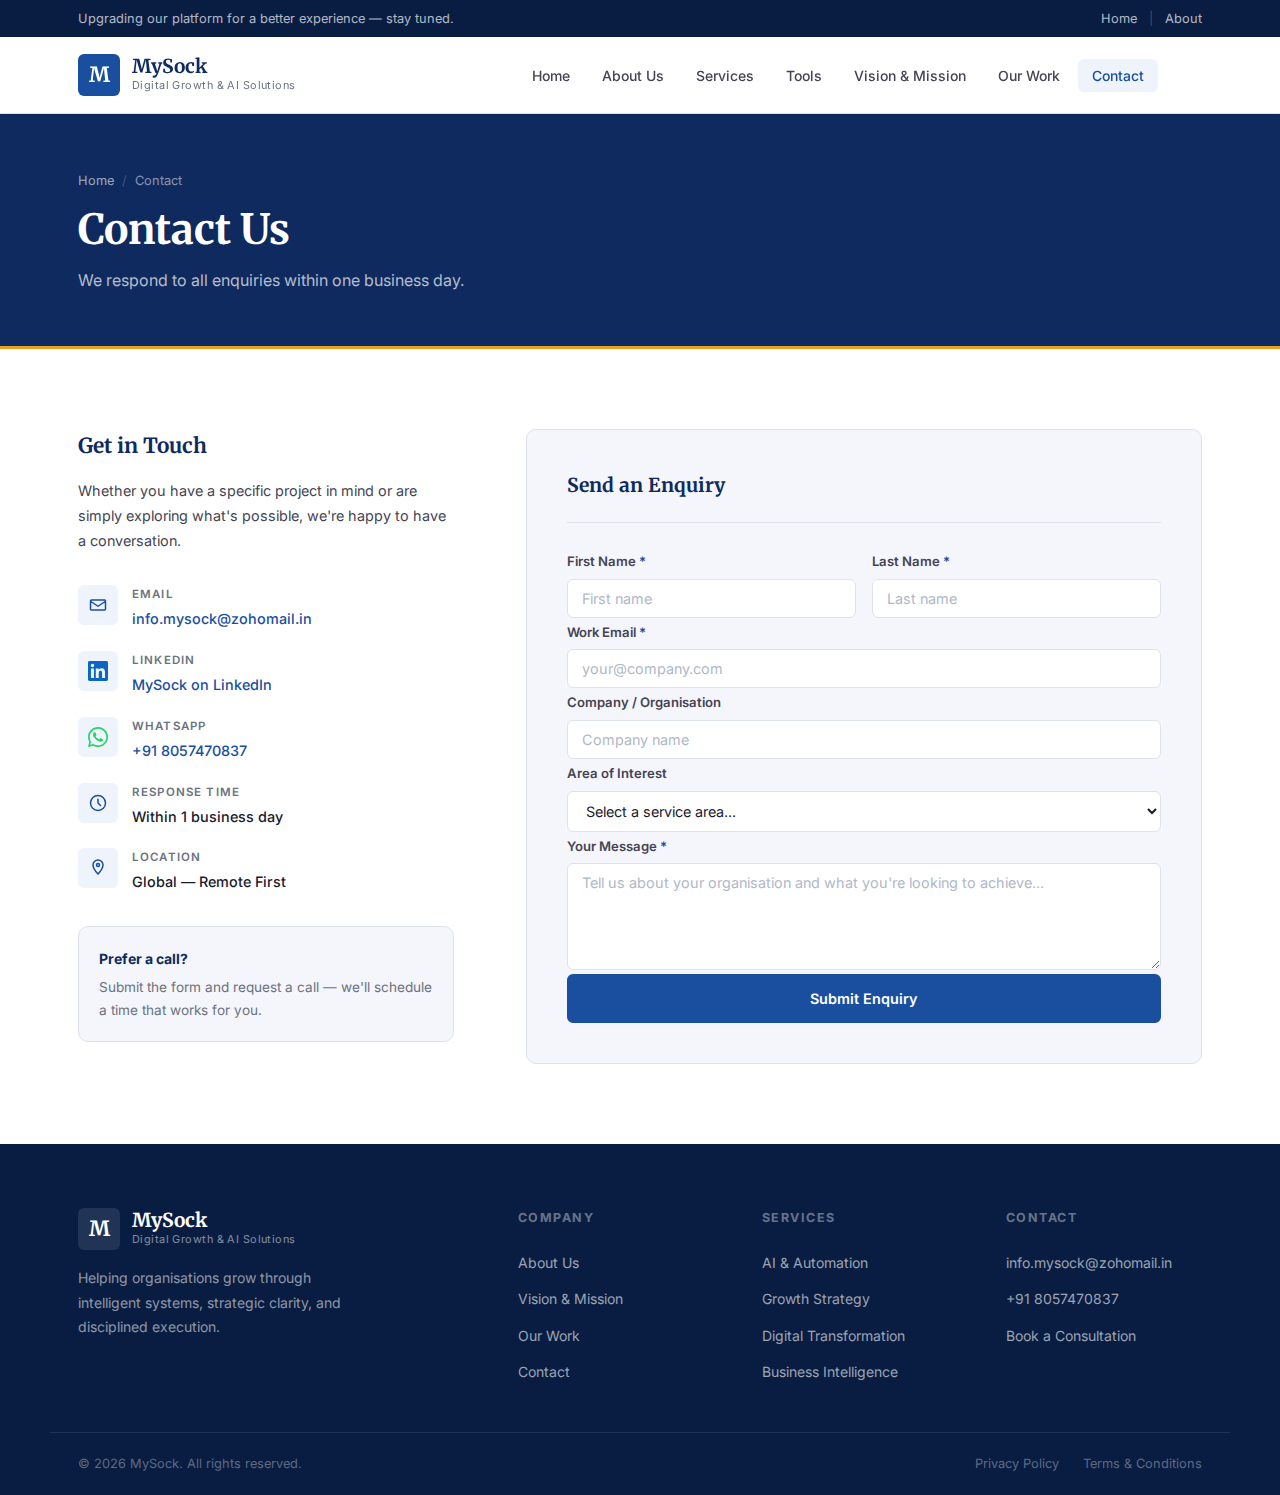
<file: contact.html>
<!DOCTYPE html>
<html lang="en">
<head>
  <meta charset="UTF-8" />
  <meta name="viewport" content="width=device-width, initial-scale=1.0" />
  <meta name="description" content="Contact MySock — Book a consultation or send us an enquiry." />
  <title>Contact | MySock</title>
  <link rel="preconnect" href="https://fonts.googleapis.com" />
  <link rel="preconnect" href="https://fonts.gstatic.com" crossorigin />
  <link href="https://fonts.googleapis.com/css2?family=Merriweather:wght@400;700&family=Inter:wght@400;500;600;700&display=swap" rel="stylesheet" />
  <link rel="stylesheet" href="css/style.css" />
  <link rel="stylesheet" href="css/pages.css" />
  <script src="js/auth.js"></script>
</head>
<body>
  <div class="topbar"><div class="container topbar-inner"><span>Upgrading our platform for a better experience — stay tuned.</span><div class="topbar-links"><a href="index.html">Home</a><span class="topbar-sep">|</span><a href="about.html">About</a></div></div></div>
  <header class="header" id="header">
    <div class="container header-inner">
      <a href="index.html" class="logo"><div class="logo-icon">M</div><div class="logo-text"><span class="logo-name">MySock</span><span class="logo-tagline">Digital Growth & AI Solutions</span></div></a>
      <nav class="nav" id="mainNav"><ul class="nav-list"><li><a href="index.html" class="nav-link">Home</a></li><li><a href="about.html" class="nav-link">About Us</a></li><li><a href="services.html" class="nav-link">Services</a></li><li><a href="tools.html" class="nav-link">Tools</a></li><li><a href="vision.html" class="nav-link">Vision & Mission</a></li><li><a href="work.html" class="nav-link">Our Work</a></li><li><a href="contact.html" class="nav-link active">Contact</a></li></ul></nav>
      <div id="headerAuthSlot" class="header-auth-slot"></div>
      <button class="nav-toggle" id="navToggle" aria-label="Open menu"><span></span><span></span><span></span></button>
    </div>
  </header>

  <main>
    <section class="page-banner">
      <div class="container">
        <div class="breadcrumb"><a href="index.html">Home</a> <span>/</span> Contact</div>
        <h1>Contact Us</h1>
        <p>We respond to all enquiries within one business day.</p>
      </div>
    </section>

    <section class="section-pad bg-white">
      <div class="container contact-layout">

        <div class="contact-sidebar">
          <h3>Get in Touch</h3>
          <p>Whether you have a specific project in mind or are simply exploring what's possible, we're happy to have a conversation.</p>

          <div class="contact-info-list">
            <div class="contact-info-item">
              <div class="contact-info-icon">
                <svg width="20" height="20" viewBox="0 0 20 20" fill="none"><path d="M2.5 6.25L10 11.25l7.5-5M3.333 15h13.334A.833.833 0 0017.5 14.167V5.833A.833.833 0 0016.667 5H3.333A.833.833 0 002.5 5.833v8.334A.833.833 0 003.333 15z" stroke="#1a4fa0" stroke-width="1.5" stroke-linecap="round" stroke-linejoin="round"/></svg>
              </div>
              <div>
                <span class="contact-info-label">Email</span>
                <a href="mailto:info.mysock@zohomail.in" class="contact-info-value">info.mysock@zohomail.in</a>
              </div>
            </div>
            <div class="contact-info-item">
              <div class="contact-info-icon">
                <svg width="20" height="20" viewBox="0 0 24 24" fill="#0a66c2"><path d="M20.447 20.452h-3.554v-5.569c0-1.328-.027-3.037-1.852-3.037-1.853 0-2.136 1.445-2.136 2.939v5.667H9.351V9h3.414v1.561h.046c.477-.9 1.637-1.85 3.37-1.85 3.601 0 4.267 2.37 4.267 5.455v6.286zM5.337 7.433a2.062 2.062 0 01-2.063-2.065 2.064 2.064 0 112.063 2.065zm1.782 13.019H3.555V9h3.564v11.452zM22.225 0H1.771C.792 0 0 .774 0 1.729v20.542C0 23.227.792 24 1.771 24h20.451C23.2 24 24 23.227 24 22.271V1.729C24 .774 23.2 0 22.222 0h.003z"/></svg>
              </div>
              <div>
                <span class="contact-info-label">LinkedIn</span>
                <a href="https://www.linkedin.com/company/my-souk.com" target="_blank" rel="noopener" class="contact-info-value">MySock on LinkedIn</a>
              </div>
            </div>
            <div class="contact-info-item">
              <div class="contact-info-icon">
                <svg width="20" height="20" viewBox="0 0 24 24" fill="#25d366"><path d="M17.472 14.382c-.297-.149-1.758-.867-2.03-.967-.273-.099-.471-.148-.67.15-.197.297-.767.966-.94 1.164-.173.199-.347.223-.644.075-.297-.15-1.255-.463-2.39-1.475-.883-.788-1.48-1.761-1.653-2.059-.173-.297-.018-.458.13-.606.134-.133.298-.347.446-.52.149-.174.198-.298.298-.497.099-.198.05-.371-.025-.52-.075-.149-.669-1.612-.916-2.207-.242-.579-.487-.5-.669-.51-.173-.008-.371-.01-.57-.01-.198 0-.52.074-.792.372-.272.297-1.04 1.016-1.04 2.479 0 1.462 1.065 2.875 1.213 3.074.149.198 2.096 3.2 5.077 4.487.709.306 1.262.489 1.694.625.712.227 1.36.195 1.871.118.571-.085 1.758-.719 2.006-1.413.248-.694.248-1.289.173-1.413-.074-.124-.272-.198-.57-.347z"/><path d="M12 0C5.373 0 0 5.373 0 12c0 2.123.554 4.118 1.528 5.845L0 24l6.335-1.508A11.945 11.945 0 0012 24c6.627 0 12-5.373 12-12S18.627 0 12 0zm0 22c-1.885 0-3.65-.49-5.19-1.348l-.372-.22-3.762.896.952-3.668-.242-.378A9.944 9.944 0 012 12C2 6.477 6.477 2 12 2s10 4.477 10 10-4.477 10-10 10z"/></svg>
              </div>
              <div>
                <span class="contact-info-label">WhatsApp</span>
                <a href="https://wa.me/918057470837" class="contact-info-value">+91 8057470837</a>
              </div>
            </div>
            <div class="contact-info-item">
              <div class="contact-info-icon">
                <svg width="20" height="20" viewBox="0 0 20 20" fill="none"><circle cx="10" cy="10" r="7.5" stroke="#1a4fa0" stroke-width="1.5"/><path d="M10 6.25v3.75l2.5 2.5" stroke="#1a4fa0" stroke-width="1.5" stroke-linecap="round"/></svg>
              </div>
              <div>
                <span class="contact-info-label">Response Time</span>
                <span class="contact-info-value">Within 1 business day</span>
              </div>
            </div>
            <div class="contact-info-item">
              <div class="contact-info-icon">
                <svg width="20" height="20" viewBox="0 0 20 20" fill="none"><path d="M10 2C7.239 2 5 4.239 5 7c0 3.75 5 9 5 9s5-5.25 5-9c0-2.761-2.239-5-5-5z" stroke="#1a4fa0" stroke-width="1.5"/><circle cx="10" cy="7" r="1.5" stroke="#1a4fa0" stroke-width="1.5"/></svg>
              </div>
              <div>
                <span class="contact-info-label">Location</span>
                <span class="contact-info-value">Global — Remote First</span>
              </div>
            </div>
          </div>

          <div class="contact-note">
            <strong>Prefer a call?</strong>
            <p>Submit the form and request a call — we'll schedule a time that works for you.</p>
          </div>
        </div>

        <form class="contact-form" id="contactForm" novalidate>
          <h3>Send an Enquiry</h3>
          <div class="form-row">
            <div class="form-group">
              <label for="firstName">First Name <span class="req">*</span></label>
              <input type="text" id="firstName" name="firstName" placeholder="First name" required />
            </div>
            <div class="form-group">
              <label for="lastName">Last Name <span class="req">*</span></label>
              <input type="text" id="lastName" name="lastName" placeholder="Last name" required />
            </div>
          </div>
          <div class="form-group">
            <label for="email">Work Email <span class="req">*</span></label>
            <input type="email" id="email" name="email" placeholder="your@company.com" required />
          </div>
          <div class="form-group">
            <label for="company">Company / Organisation</label>
            <input type="text" id="company" name="company" placeholder="Company name" />
          </div>
          <div class="form-group">
            <label for="service">Area of Interest</label>
            <select id="service" name="service">
              <option value="">Select a service area...</option>
              <option>AI Strategy & Implementation</option>
              <option>Digital Growth Engineering</option>
              <option>Scalable Technology Architecture</option>
              <option>Business Intelligence & Analytics</option>
              <option>Brand & Digital Presence</option>
              <option>Executive Growth Advisory</option>
              <option>Not sure yet</option>
            </select>
          </div>
          <div class="form-group">
            <label for="message">Your Message <span class="req">*</span></label>
            <textarea id="message" name="message" rows="5" placeholder="Tell us about your organisation and what you're looking to achieve..." required></textarea>
          </div>
          <button type="submit" class="btn btn-primary" style="width:100%; justify-content:center; padding:14px;">Submit Enquiry</button>
          <div class="form-success" id="formSuccess">
            <svg width="20" height="20" viewBox="0 0 20 20" fill="none"><path d="M4 10l4 4 8-8" stroke="#1a7a40" stroke-width="2" stroke-linecap="round" stroke-linejoin="round"/></svg>
            <span>Thank you. We'll be in touch within one business day.</span>
          </div>
        </form>

      </div>
    </section>
  </main>

  <footer class="footer">
    <div class="container footer-grid">
      <div class="footer-brand"><a href="index.html" class="logo"><div class="logo-icon">M</div><div class="logo-text"><span class="logo-name">MySock</span><span class="logo-tagline">Digital Growth & AI Solutions</span></div></a><p>Helping organisations grow through intelligent systems, strategic clarity, and disciplined execution.</p></div>
      <div class="footer-col"><h5>Company</h5><ul><li><a href="about.html">About Us</a></li><li><a href="vision.html">Vision & Mission</a></li><li><a href="work.html">Our Work</a></li><li><a href="contact.html">Contact</a></li></ul></div>
      <div class="footer-col"><h5>Services</h5><ul><li><a href="services.html">AI & Automation</a></li><li><a href="services.html">Growth Strategy</a></li><li><a href="services.html">Digital Transformation</a></li><li><a href="services.html">Business Intelligence</a></li></ul></div>
      <div class="footer-col"><h5>Contact</h5><ul><li><a href="mailto:info.mysock@zohomail.in">info.mysock@zohomail.in</a></li><li><a href="https://wa.me/918057470837">+91 8057470837</a></li><li><a href="https://forms.gle/iPxNgyC4pQBmYmrS8" target="_blank">Book a Consultation</a></li></ul></div>
    </div>
    <div class="footer-bottom"><div class="container footer-bottom-inner"><p>© 2026 MySock. All rights reserved.</p><div class="footer-legal"><a href="#">Privacy Policy</a><a href="terms.html">Terms & Conditions</a></div></div></div>
  </footer>
  <script src="js/auth.js"></script>
  <script src="js/main.js"></script>
  <script src="js/contact.js"></script>
</body>
</html>
</file>
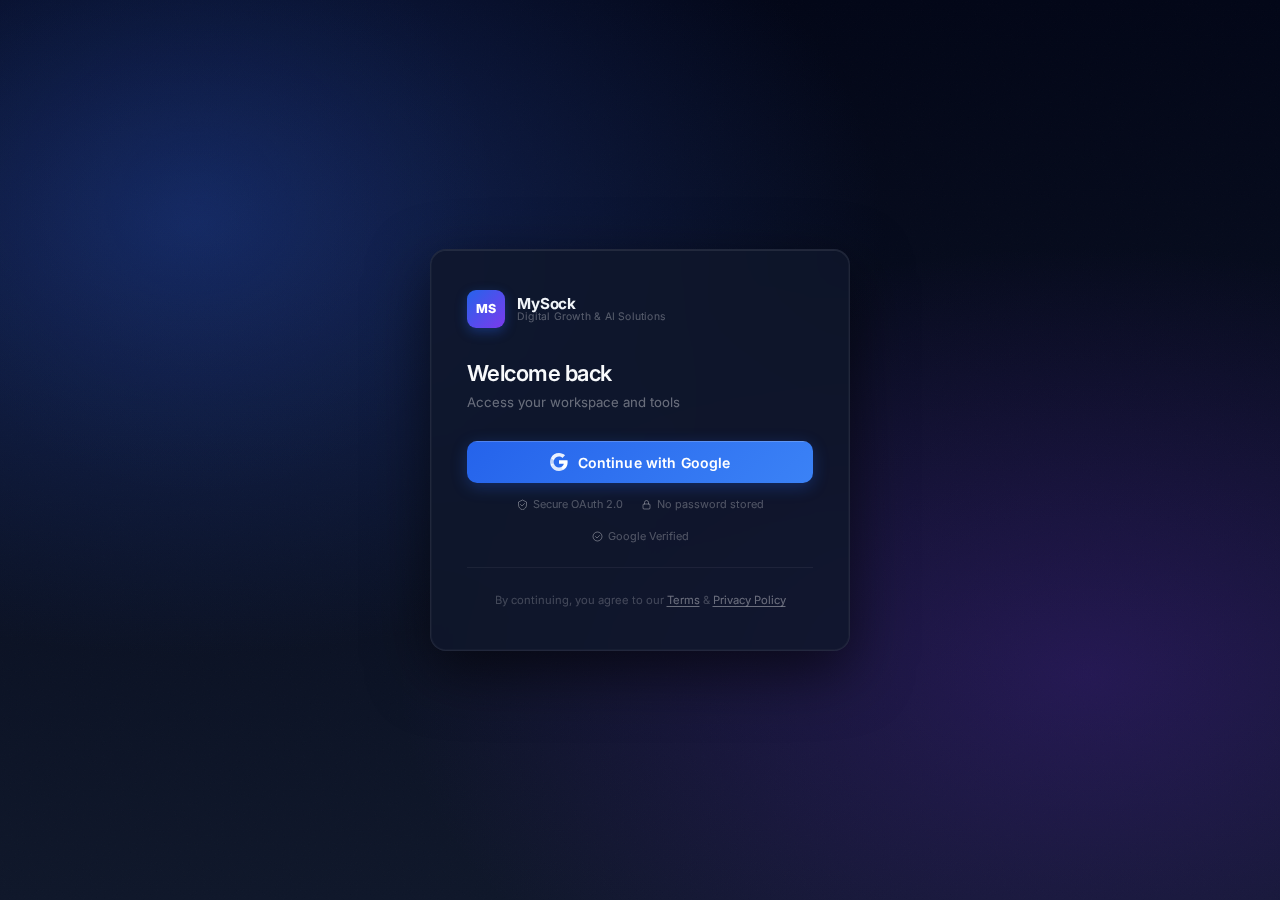
<file: dashboard.html>
<!DOCTYPE html>
<html lang="en">
<head>
  <meta charset="UTF-8" />
  <meta name="viewport" content="width=device-width, initial-scale=1.0" />
  <meta name="robots" content="noindex, nofollow" />
  <title>Dashboard — MySock</title>
  <link rel="preconnect" href="https://fonts.googleapis.com" />
  <link rel="preconnect" href="https://fonts.gstatic.com" crossorigin />
  <link href="https://fonts.googleapis.com/css2?family=Inter:wght@400;500;600;700;800&family=Plus+Jakarta+Sans:wght@400;500;600;700;800&display=swap" rel="stylesheet" />
  <link rel="stylesheet" href="css/dashboard.css" />
  <script src="js/users.js"></script>
  <script src="js/auth.js"></script>
  <script src="js/guard.js"></script>
</head>
<body>

<!-- ═══════════════════════════════════════════════════════════
     SIDEBAR
═══════════════════════════════════════════════════════════ -->
<aside class="sidebar" id="sidebar">

  <div class="sidebar-logo">
    <div class="sidebar-logo-mark">M</div>
    <div class="sidebar-logo-text">
      <span class="sidebar-logo-name">MySock</span>
      <span class="sidebar-logo-sub">Client Portal</span>
    </div>
    <button class="sidebar-close-btn" id="sidebarClose" aria-label="Close">
      <svg width="16" height="16" viewBox="0 0 16 16" fill="none"><path d="M2 2l12 12M14 2L2 14" stroke="currentColor" stroke-width="1.8" stroke-linecap="round"/></svg>
    </button>
  </div>

  <nav class="sidebar-nav">
    <div class="sidebar-nav-group">
      <span class="sidebar-nav-label">Main</span>
      <a href="#" class="sidebar-nav-item active" data-section="overview">
        <span class="sidebar-nav-icon">
          <svg width="16" height="16" viewBox="0 0 16 16" fill="none"><rect x="1" y="1" width="6" height="6" rx="1.5" fill="currentColor" opacity=".9"/><rect x="9" y="1" width="6" height="6" rx="1.5" fill="currentColor" opacity=".5"/><rect x="1" y="9" width="6" height="6" rx="1.5" fill="currentColor" opacity=".5"/><rect x="9" y="9" width="6" height="6" rx="1.5" fill="currentColor" opacity=".5"/></svg>
        </span>
        Dashboard
      </a>
      <a href="#" class="sidebar-nav-item" data-section="services">
        <span class="sidebar-nav-icon">
          <svg width="16" height="16" viewBox="0 0 16 16" fill="none"><path d="M2 12l3-4 2.5 2 3-5 3 3.5" stroke="currentColor" stroke-width="1.6" stroke-linecap="round" stroke-linejoin="round"/></svg>
        </span>
        Services
      </a>
      <a href="#" class="sidebar-nav-item" data-section="work">
        <span class="sidebar-nav-icon">
          <svg width="16" height="16" viewBox="0 0 16 16" fill="none"><rect x="1" y="4" width="14" height="10" rx="1.5" stroke="currentColor" stroke-width="1.5"/><path d="M5 4V3a1 1 0 011-1h4a1 1 0 011 1v1" stroke="currentColor" stroke-width="1.5"/></svg>
        </span>
        Our Work
      </a>
      <a href="#" class="sidebar-nav-item" data-section="projects">
        <span class="sidebar-nav-icon">
          <svg width="16" height="16" viewBox="0 0 16 16" fill="none"><path d="M1 4h14M1 8h10M1 12h7" stroke="currentColor" stroke-width="1.6" stroke-linecap="round"/></svg>
        </span>
        Projects
        <span class="sidebar-nav-badge">3</span>
      </a>
      <a href="#" class="sidebar-nav-item" data-section="notifications">
        <span class="sidebar-nav-icon">
          <svg width="16" height="16" viewBox="0 0 16 16" fill="none"><path d="M8 1.5A4.5 4.5 0 003.5 6v3L2 11h12l-1.5-2V6A4.5 4.5 0 008 1.5z" stroke="currentColor" stroke-width="1.5"/><path d="M6.5 11v.5a1.5 1.5 0 003 0V11" stroke="currentColor" stroke-width="1.5"/></svg>
        </span>
        Notifications
        <span class="sidebar-nav-badge sidebar-nav-badge--red">4</span>
      </a>
    </div>

    <div class="sidebar-nav-group">
      <span class="sidebar-nav-label">Account</span>
      <a href="#" class="sidebar-nav-item" data-section="settings">
        <span class="sidebar-nav-icon">
          <svg width="16" height="16" viewBox="0 0 16 16" fill="none"><circle cx="8" cy="8" r="2.5" stroke="currentColor" stroke-width="1.5"/><path d="M8 1v1.5M8 13.5V15M1 8h1.5M13.5 8H15M3.05 3.05l1.06 1.06M11.89 11.89l1.06 1.06M3.05 12.95l1.06-1.06M11.89 4.11l1.06-1.06" stroke="currentColor" stroke-width="1.5" stroke-linecap="round"/></svg>
        </span>
        Settings
      </a>
      <a href="index.html" class="sidebar-nav-item">
        <span class="sidebar-nav-icon">
          <svg width="16" height="16" viewBox="0 0 16 16" fill="none"><path d="M6 2H3a1 1 0 00-1 1v10a1 1 0 001 1h3" stroke="currentColor" stroke-width="1.5" stroke-linecap="round"/><path d="M10 11l4-3-4-3M14 8H6" stroke="currentColor" stroke-width="1.5" stroke-linecap="round" stroke-linejoin="round"/></svg>
        </span>
        Main Website
      </a>
    </div>
  </nav>

  <div class="sidebar-footer">
    <div class="sidebar-user" id="sidebarUser">
      <!-- populated by JS -->
    </div>
    <button class="sidebar-logout-btn" id="dashSignOutBtn">
      <svg width="15" height="15" viewBox="0 0 15 15" fill="none"><path d="M5.5 2H3a1 1 0 00-1 1v9a1 1 0 001 1h2.5M9.5 10.5l3-3-3-3M12.5 7.5H5.5" stroke="currentColor" stroke-width="1.5" stroke-linecap="round" stroke-linejoin="round"/></svg>
      Logout
    </button>
  </div>

</aside>

<div class="sidebar-overlay" id="sidebarOverlay"></div>

<!-- ═══════════════════════════════════════════════════════════
     MAIN WRAPPER
═══════════════════════════════════════════════════════════ -->
<div class="main-wrapper">

  <!-- ── TOPBAR ── -->
  <header class="topbar">
    <button class="topbar-menu-btn" id="topbarMenuBtn" aria-label="Menu">
      <svg width="18" height="18" viewBox="0 0 18 18" fill="none"><path d="M2 4h14M2 9h14M2 14h14" stroke="currentColor" stroke-width="1.8" stroke-linecap="round"/></svg>
    </button>

    <div class="topbar-breadcrumb">
      <span class="topbar-breadcrumb-root">MySock</span>
      <svg width="14" height="14" viewBox="0 0 14 14" fill="none"><path d="M5 3l4 4-4 4" stroke="currentColor" stroke-width="1.5" stroke-linecap="round" stroke-linejoin="round"/></svg>
      <span class="topbar-breadcrumb-page" id="topbarPageTitle">Dashboard</span>
    </div>

    <div class="topbar-actions">
      <!-- Search -->
      <button class="topbar-icon-btn" aria-label="Search">
        <svg width="16" height="16" viewBox="0 0 16 16" fill="none"><circle cx="7" cy="7" r="5" stroke="currentColor" stroke-width="1.5"/><path d="M11 11l3 3" stroke="currentColor" stroke-width="1.5" stroke-linecap="round"/></svg>
      </button>

      <!-- Notifications -->
      <button class="topbar-icon-btn topbar-notif-btn" id="topbarNotifBtn" aria-label="Notifications">
        <svg width="16" height="16" viewBox="0 0 16 16" fill="none"><path d="M8 1.5A4.5 4.5 0 003.5 6v3L2 11h12l-1.5-2V6A4.5 4.5 0 008 1.5z" stroke="currentColor" stroke-width="1.5"/><path d="M6.5 11v.5a1.5 1.5 0 003 0V11" stroke="currentColor" stroke-width="1.5"/></svg>
        <span class="topbar-notif-dot"></span>
      </button>

      <!-- Profile chip -->
      <div class="topbar-profile" id="topbarProfile">
        <!-- populated by JS -->
      </div>
    </div>
  </header>

  <!-- ── PAGE CONTENT ── -->
  <main class="page-content">

    <!-- ════════════════════════════════
         SECTION: DASHBOARD OVERVIEW
    ════════════════════════════════ -->
    <section class="section active" id="section-overview">

      <!-- Welcome Panel -->
      <div class="welcome-panel">
        <div class="welcome-panel-left">
          <div class="welcome-avatar" id="welcomeAvatar">PC</div>
          <div class="welcome-text">
            <h1 id="welcomeHeading">Good morning, Project</h1>
            <p id="welcomeSub">Here is what is happening with your account today.</p>
          </div>
        </div>
        <div class="welcome-panel-right">
          <div class="welcome-status">
            <span class="welcome-status-dot"></span>
            <span>All systems operational</span>
          </div>
          <div class="welcome-date" id="welcomeDate"></div>
        </div>
      </div>

      <!-- Stats Row -->
      <div class="stats-row">
        <div class="stat-card">
          <div class="stat-card-top">
            <span class="stat-card-label">Total Clients</span>
            <span class="stat-card-icon stat-card-icon--blue">
              <svg width="16" height="16" viewBox="0 0 16 16" fill="none"><circle cx="6" cy="5" r="2.5" stroke="currentColor" stroke-width="1.4"/><path d="M1 13c0-2.76 2.24-5 5-5" stroke="currentColor" stroke-width="1.4" stroke-linecap="round"/><circle cx="11.5" cy="5.5" r="2" stroke="currentColor" stroke-width="1.4"/><path d="M10 13c0-2.21 1.79-4 4-4" stroke="currentColor" stroke-width="1.4" stroke-linecap="round"/></svg>
            </span>
          </div>
          <div class="stat-card-value">340</div>
          <div class="stat-card-change stat-card-change--up">
            <svg width="12" height="12" viewBox="0 0 12 12" fill="none"><path d="M6 2v8M2 6l4-4 4 4" stroke="currentColor" stroke-width="1.5" stroke-linecap="round" stroke-linejoin="round"/></svg>
            +12% from last month
          </div>
        </div>
        <div class="stat-card">
          <div class="stat-card-top">
            <span class="stat-card-label">Revenue Influenced</span>
            <span class="stat-card-icon stat-card-icon--green">
              <svg width="16" height="16" viewBox="0 0 16 16" fill="none"><path d="M8 1v14M5 4h4.5a2.5 2.5 0 010 5H5M5 9h5a2.5 2.5 0 010 5H5" stroke="currentColor" stroke-width="1.4" stroke-linecap="round"/></svg>
            </span>
          </div>
          <div class="stat-card-value">$2.4B</div>
          <div class="stat-card-change stat-card-change--up">
            <svg width="12" height="12" viewBox="0 0 12 12" fill="none"><path d="M6 2v8M2 6l4-4 4 4" stroke="currentColor" stroke-width="1.5" stroke-linecap="round" stroke-linejoin="round"/></svg>
            +8.3% this quarter
          </div>
        </div>
        <div class="stat-card">
          <div class="stat-card-top">
            <span class="stat-card-label">Active Projects</span>
            <span class="stat-card-icon stat-card-icon--purple">
              <svg width="16" height="16" viewBox="0 0 16 16" fill="none"><rect x="1" y="3" width="14" height="11" rx="1.5" stroke="currentColor" stroke-width="1.4"/><path d="M5 3V2a1 1 0 011-1h4a1 1 0 011 1v1" stroke="currentColor" stroke-width="1.4"/><path d="M5 8h6M5 11h4" stroke="currentColor" stroke-width="1.4" stroke-linecap="round"/></svg>
            </span>
          </div>
          <div class="stat-card-value">3</div>
          <div class="stat-card-change stat-card-change--up">
            <svg width="12" height="12" viewBox="0 0 12 12" fill="none"><path d="M6 2v8M2 6l4-4 4 4" stroke="currentColor" stroke-width="1.5" stroke-linecap="round" stroke-linejoin="round"/></svg>
            +1 this month
          </div>
        </div>
        <div class="stat-card">
          <div class="stat-card-top">
            <span class="stat-card-label">Growth Score</span>
            <span class="stat-card-icon stat-card-icon--amber">
              <svg width="16" height="16" viewBox="0 0 16 16" fill="none"><path d="M8 2l1.5 4.5H14l-3.5 2.5 1.5 4.5L8 11l-4 2.5 1.5-4.5L2 6.5h4.5L8 2z" stroke="currentColor" stroke-width="1.4" stroke-linejoin="round"/></svg>
            </span>
          </div>
          <div class="stat-card-value">8.4</div>
          <div class="stat-card-change stat-card-change--up">
            <svg width="12" height="12" viewBox="0 0 12 12" fill="none"><path d="M6 2v8M2 6l4-4 4 4" stroke="currentColor" stroke-width="1.5" stroke-linecap="round" stroke-linejoin="round"/></svg>
            +0.6 vs last period
          </div>
        </div>
        <div class="stat-card">
          <div class="stat-card-top">
            <span class="stat-card-label">Retention Rate</span>
            <span class="stat-card-icon stat-card-icon--blue">
              <svg width="16" height="16" viewBox="0 0 16 16" fill="none"><path d="M3 8l3 3 7-7" stroke="currentColor" stroke-width="1.6" stroke-linecap="round" stroke-linejoin="round"/></svg>
            </span>
          </div>
          <div class="stat-card-value">98%</div>
          <div class="stat-card-change stat-card-change--neutral">Year over year</div>
        </div>
      </div>

      <!-- Two-column: Project Status Table + Activity Feed -->
      <div class="overview-grid">

        <!-- Project Status Table -->
        <div class="card">
          <div class="card-header">
            <div class="card-header-left">
              <h3>Project Status</h3>
              <span class="card-header-count">3 active</span>
            </div>
            <button class="card-header-action">View all</button>
          </div>
          <div class="table-wrap">
            <table class="data-table">
              <thead>
                <tr>
                  <th>Project</th>
                  <th>Service</th>
                  <th>Progress</th>
                  <th>Status</th>
                  <th>Due</th>
                </tr>
              </thead>
              <tbody>
                <tr>
                  <td>
                    <div class="table-project-name">
                      <span class="table-project-dot" style="background:#6366f1"></span>
                      AI Strategy Phase
                    </div>
                  </td>
                  <td><span class="table-tag">AI & Automation</span></td>
                  <td>
                    <div class="table-progress">
                      <div class="table-progress-bar"><div class="table-progress-fill" style="width:72%;background:#6366f1"></div></div>
                      <span>72%</span>
                    </div>
                  </td>
                  <td><span class="badge badge--active">Active</span></td>
                  <td class="table-date">Jun 2026</td>
                </tr>
                <tr>
                  <td>
                    <div class="table-project-name">
                      <span class="table-project-dot" style="background:#10b981"></span>
                      Growth Engineering
                    </div>
                  </td>
                  <td><span class="table-tag">Growth</span></td>
                  <td>
                    <div class="table-progress">
                      <div class="table-progress-bar"><div class="table-progress-fill" style="width:45%;background:#10b981"></div></div>
                      <span>45%</span>
                    </div>
                  </td>
                  <td><span class="badge badge--active">Active</span></td>
                  <td class="table-date">Aug 2026</td>
                </tr>
                <tr>
                  <td>
                    <div class="table-project-name">
                      <span class="table-project-dot" style="background:#f59e0b"></span>
                      Business Intelligence
                    </div>
                  </td>
                  <td><span class="table-tag">Analytics</span></td>
                  <td>
                    <div class="table-progress">
                      <div class="table-progress-bar"><div class="table-progress-fill" style="width:90%;background:#f59e0b"></div></div>
                      <span>90%</span>
                    </div>
                  </td>
                  <td><span class="badge badge--review">Review</span></td>
                  <td class="table-date">Apr 2026</td>
                </tr>
                <tr>
                  <td>
                    <div class="table-project-name">
                      <span class="table-project-dot" style="background:#3b82f6"></span>
                      Infrastructure Setup
                    </div>
                  </td>
                  <td><span class="table-tag">Infrastructure</span></td>
                  <td>
                    <div class="table-progress">
                      <div class="table-progress-bar"><div class="table-progress-fill" style="width:60%;background:#3b82f6"></div></div>
                      <span>60%</span>
                    </div>
                  </td>
                  <td><span class="badge badge--paused">Paused</span></td>
                  <td class="table-date">Sep 2026</td>
                </tr>
              </tbody>
            </table>
          </div>
        </div>

        <!-- Activity Feed -->
        <div class="card">
          <div class="card-header">
            <div class="card-header-left">
              <h3>Recent Activity</h3>
            </div>
            <button class="card-header-action">See all</button>
          </div>
          <div class="activity-feed">
            <div class="activity-item">
              <div class="activity-icon activity-icon--blue">
                <svg width="14" height="14" viewBox="0 0 14 14" fill="none"><path d="M2 10l3-4 2.5 2 3-5 2.5 3" stroke="currentColor" stroke-width="1.5" stroke-linecap="round" stroke-linejoin="round"/></svg>
              </div>
              <div class="activity-body">
                <p class="activity-text"><strong>AI Strategy Report</strong> delivered to your portal</p>
                <span class="activity-time">2 hours ago</span>
              </div>
            </div>
            <div class="activity-item">
              <div class="activity-icon activity-icon--green">
                <svg width="14" height="14" viewBox="0 0 14 14" fill="none"><path d="M2 7l3.5 3.5L12 3" stroke="currentColor" stroke-width="1.5" stroke-linecap="round" stroke-linejoin="round"/></svg>
              </div>
              <div class="activity-body">
                <p class="activity-text"><strong>Milestone 4</strong> marked as complete</p>
                <span class="activity-time">Yesterday at 3:15 PM</span>
              </div>
            </div>
            <div class="activity-item">
              <div class="activity-icon activity-icon--amber">
                <svg width="14" height="14" viewBox="0 0 14 14" fill="none"><circle cx="7" cy="7" r="5.5" stroke="currentColor" stroke-width="1.5"/><path d="M7 4.5v3l1.5 1.5" stroke="currentColor" stroke-width="1.5" stroke-linecap="round"/></svg>
              </div>
              <div class="activity-body">
                <p class="activity-text"><strong>Quarterly review</strong> scheduled for Apr 15</p>
                <span class="activity-time">3 days ago</span>
              </div>
            </div>
            <div class="activity-item">
              <div class="activity-icon activity-icon--purple">
                <svg width="14" height="14" viewBox="0 0 14 14" fill="none"><rect x="1" y="3" width="12" height="9" rx="1.5" stroke="currentColor" stroke-width="1.5"/><path d="M4 3V2a1 1 0 011-1h4a1 1 0 011 1v1" stroke="currentColor" stroke-width="1.5"/></svg>
              </div>
              <div class="activity-body">
                <p class="activity-text"><strong>Analytics dashboard</strong> updated with new widgets</p>
                <span class="activity-time">1 week ago</span>
              </div>
            </div>
            <div class="activity-item">
              <div class="activity-icon activity-icon--green">
                <svg width="14" height="14" viewBox="0 0 14 14" fill="none"><path d="M7 1.5A5.5 5.5 0 001.5 7 5.5 5.5 0 007 12.5 5.5 5.5 0 0012.5 7 5.5 5.5 0 007 1.5z" stroke="currentColor" stroke-width="1.5"/><path d="M4.5 7l2 2 3-3" stroke="currentColor" stroke-width="1.5" stroke-linecap="round" stroke-linejoin="round"/></svg>
              </div>
              <div class="activity-body">
                <p class="activity-text"><strong>Business Intelligence</strong> module activated</p>
                <span class="activity-time">2 weeks ago</span>
              </div>
            </div>
          </div>
        </div>

      </div>

    </section>

    <!-- SECTION: SERVICES -->
    <section class="section" id="section-services">
      <div class="section-header">
        <div>
          <h2>Services</h2>
          <p>All MySock services available in your engagement.</p>
        </div>
      </div>
      <div class="services-grid">
        <div class="service-card">
          <div class="service-card-top">
            <div class="service-card-icon service-card-icon--indigo">
              <svg width="20" height="20" viewBox="0 0 20 20" fill="none"><rect x="2" y="2" width="7" height="7" rx="1.5" stroke="currentColor" stroke-width="1.5"/><rect x="11" y="2" width="7" height="7" rx="1.5" stroke="currentColor" stroke-width="1.5"/><rect x="2" y="11" width="7" height="7" rx="1.5" stroke="currentColor" stroke-width="1.5"/><rect x="11" y="11" width="7" height="7" rx="1.5" stroke="currentColor" stroke-width="1.5"/></svg>
            </div>
            <span class="service-card-badge service-card-badge--active">Active</span>
          </div>
          <h4>AI Strategy &amp; Implementation</h4>
          <p>Custom AI systems and intelligent automation that reduce manual effort and accelerate decision-making.</p>
          <div class="service-card-footer">
            <div class="service-card-progress">
              <div class="service-card-progress-bar"><div style="width:72%;background:#6366f1"></div></div>
              <span>72%</span>
            </div>
          </div>
        </div>
        <div class="service-card">
          <div class="service-card-top">
            <div class="service-card-icon service-card-icon--green">
              <svg width="20" height="20" viewBox="0 0 20 20" fill="none"><path d="M3 15l4-5 3 2.5 4-7 4 4" stroke="currentColor" stroke-width="1.5" stroke-linecap="round" stroke-linejoin="round"/></svg>
            </div>
            <span class="service-card-badge service-card-badge--active">Active</span>
          </div>
          <h4>Digital Growth Engineering</h4>
          <p>Data-backed growth frameworks tailored to your market, customer base, and competitive landscape.</p>
          <div class="service-card-footer">
            <div class="service-card-progress">
              <div class="service-card-progress-bar"><div style="width:45%;background:#10b981"></div></div>
              <span>45%</span>
            </div>
          </div>
        </div>
        <div class="service-card">
          <div class="service-card-top">
            <div class="service-card-icon service-card-icon--amber">
              <svg width="20" height="20" viewBox="0 0 20 20" fill="none"><circle cx="10" cy="10" r="7.5" stroke="currentColor" stroke-width="1.5"/><path d="M10 6.5v3.5l2 2" stroke="currentColor" stroke-width="1.5" stroke-linecap="round"/></svg>
            </div>
            <span class="service-card-badge service-card-badge--review">Review</span>
          </div>
          <h4>Scalable Infrastructure</h4>
          <p>Technology architecture designed to grow with your business â€” from early-stage to enterprise-grade.</p>
          <div class="service-card-footer">
            <div class="service-card-progress">
              <div class="service-card-progress-bar"><div style="width:60%;background:#f59e0b"></div></div>
              <span>60%</span>
            </div>
          </div>
        </div>
        <div class="service-card">
          <div class="service-card-top">
            <div class="service-card-icon service-card-icon--blue">
              <svg width="20" height="20" viewBox="0 0 20 20" fill="none"><path d="M3 14l3-5 3 3 3-6 3 4" stroke="currentColor" stroke-width="1.5" stroke-linecap="round" stroke-linejoin="round"/></svg>
            </div>
            <span class="service-card-badge service-card-badge--active">Active</span>
          </div>
          <h4>Business Intelligence</h4>
          <p>Real-time analytics, predictive modelling, and BI that turns raw data into strategic clarity.</p>
          <div class="service-card-footer">
            <div class="service-card-progress">
              <div class="service-card-progress-bar"><div style="width:90%;background:#3b82f6"></div></div>
              <span>90%</span>
            </div>
          </div>
        </div>
        <div class="service-card">
          <div class="service-card-top">
            <div class="service-card-icon service-card-icon--purple">
              <svg width="20" height="20" viewBox="0 0 20 20" fill="none"><path d="M10 3l1.8 5.4H17l-4.5 3.3 1.8 5.4L10 14l-4.3 3.1 1.8-5.4L3 8.4h5.2L10 3z" stroke="currentColor" stroke-width="1.5" stroke-linejoin="round"/></svg>
            </div>
            <span class="service-card-badge service-card-badge--paused">Paused</span>
          </div>
          <h4>Brand &amp; Digital Presence</h4>
          <p>Premium brand identity, web experiences, and content systems that position you as market leader.</p>
          <div class="service-card-footer">
            <div class="service-card-progress">
              <div class="service-card-progress-bar"><div style="width:20%;background:#8b5cf6"></div></div>
              <span>20%</span>
            </div>
          </div>
        </div>
        <div class="service-card">
          <div class="service-card-top">
            <div class="service-card-icon service-card-icon--green">
              <svg width="20" height="20" viewBox="0 0 20 20" fill="none"><circle cx="7" cy="7" r="4" stroke="currentColor" stroke-width="1.5"/><circle cx="14" cy="13" r="4" stroke="currentColor" stroke-width="1.5"/><path d="M10.5 7h1a3 3 0 013 3" stroke="currentColor" stroke-width="1.5" stroke-linecap="round"/></svg>
            </div>
            <span class="service-card-badge service-card-badge--paused">Paused</span>
          </div>
          <h4>Executive Growth Advisory</h4>
          <p>Strategic counsel for founders and C-suite leaders navigating hypergrowth and transformation.</p>
          <div class="service-card-footer">
            <div class="service-card-progress">
              <div class="service-card-progress-bar"><div style="width:10%;background:#10b981"></div></div>
              <span>10%</span>
            </div>
          </div>
        </div>
      </div>
    </section>

    <!-- SECTION: OUR WORK -->
    <section class="section" id="section-work">
      <div class="section-header">
        <div>
          <h2>Our Work</h2>
          <p>Selected projects and engagements across industries.</p>
        </div>
      </div>
      <div class="work-grid">
        <div class="work-card">
          <div class="work-card-img work-card-img--1">
            <span class="work-card-tag">AI Implementation</span>
          </div>
          <div class="work-card-body">
            <h4>Automated Operations Platform</h4>
            <p>End-to-end automation for a logistics company, reducing manual processing by 74%.</p>
            <div class="work-card-meta"><span>Logistics</span><span>2025</span></div>
          </div>
        </div>
        <div class="work-card">
          <div class="work-card-img work-card-img--2">
            <span class="work-card-tag">Growth Strategy</span>
          </div>
          <div class="work-card-body">
            <h4>Market Expansion Programme</h4>
            <p>Data-driven expansion strategy that opened 3 new markets within 18 months.</p>
            <div class="work-card-meta"><span>Retail</span><span>2025</span></div>
          </div>
        </div>
        <div class="work-card">
          <div class="work-card-img work-card-img--3">
            <span class="work-card-tag">Digital Transformation</span>
          </div>
          <div class="work-card-body">
            <h4>Enterprise Platform Rebuild</h4>
            <p>Full modernisation of a legacy enterprise system serving 50,000+ users.</p>
            <div class="work-card-meta"><span>Enterprise</span><span>2024</span></div>
          </div>
        </div>
        <div class="work-card">
          <div class="work-card-img work-card-img--4">
            <span class="work-card-tag">Business Intelligence</span>
          </div>
          <div class="work-card-body">
            <h4>Real-Time Analytics Dashboard</h4>
            <p>Custom BI platform delivering live insights across 12 business units.</p>
            <div class="work-card-meta"><span>Finance</span><span>2024</span></div>
          </div>
        </div>
        <div class="work-card">
          <div class="work-card-img work-card-img--5">
            <span class="work-card-tag">AI Strategy</span>
          </div>
          <div class="work-card-body">
            <h4>Predictive Revenue Modelling</h4>
            <p>AI-powered forecasting system with 91% accuracy across quarterly projections.</p>
            <div class="work-card-meta"><span>SaaS</span><span>2025</span></div>
          </div>
        </div>
        <div class="work-card">
          <div class="work-card-img work-card-img--6">
            <span class="work-card-tag">Infrastructure</span>
          </div>
          <div class="work-card-body">
            <h4>Cloud Migration &amp; Scaling</h4>
            <p>Seamless migration to cloud infrastructure supporting 10x traffic growth.</p>
            <div class="work-card-meta"><span>E-commerce</span><span>2025</span></div>
          </div>
        </div>
      </div>
    </section>

    <!-- SECTION: PROJECTS -->
    <section class="section" id="section-projects">
      <div class="section-header">
        <div>
          <h2>Projects</h2>
          <p>Detailed status of all active and upcoming project phases.</p>
        </div>
      </div>
      <div class="card">
        <div class="table-wrap">
          <table class="data-table data-table--full">
            <thead>
              <tr>
                <th>Project Name</th>
                <th>Service Area</th>
                <th>Owner</th>
                <th>Progress</th>
                <th>Status</th>
                <th>Start</th>
                <th>Due</th>
              </tr>
            </thead>
            <tbody>
              <tr>
                <td><div class="table-project-name"><span class="table-project-dot" style="background:#6366f1"></span>AI Strategy Phase 1</div></td>
                <td><span class="table-tag">AI &amp; Automation</span></td>
                <td><div class="table-owner"><div class="table-owner-avatar">MT</div>MySock Team</div></td>
                <td><div class="table-progress"><div class="table-progress-bar"><div class="table-progress-fill" style="width:72%;background:#6366f1"></div></div><span>72%</span></div></td>
                <td><span class="badge badge--active">Active</span></td>
                <td class="table-date">Jan 2026</td>
                <td class="table-date">Jun 2026</td>
              </tr>
              <tr>
                <td><div class="table-project-name"><span class="table-project-dot" style="background:#10b981"></span>Growth Engineering Q1</div></td>
                <td><span class="table-tag">Growth</span></td>
                <td><div class="table-owner"><div class="table-owner-avatar">MT</div>MySock Team</div></td>
                <td><div class="table-progress"><div class="table-progress-bar"><div class="table-progress-fill" style="width:45%;background:#10b981"></div></div><span>45%</span></div></td>
                <td><span class="badge badge--active">Active</span></td>
                <td class="table-date">Feb 2026</td>
                <td class="table-date">Aug 2026</td>
              </tr>
              <tr>
                <td><div class="table-project-name"><span class="table-project-dot" style="background:#f59e0b"></span>Business Intelligence Setup</div></td>
                <td><span class="table-tag">Analytics</span></td>
                <td><div class="table-owner"><div class="table-owner-avatar">MT</div>MySock Team</div></td>
                <td><div class="table-progress"><div class="table-progress-bar"><div class="table-progress-fill" style="width:90%;background:#f59e0b"></div></div><span>90%</span></div></td>
                <td><span class="badge badge--review">Review</span></td>
                <td class="table-date">Jan 2026</td>
                <td class="table-date">Apr 2026</td>
              </tr>
              <tr>
                <td><div class="table-project-name"><span class="table-project-dot" style="background:#3b82f6"></span>Infrastructure Migration</div></td>
                <td><span class="table-tag">Infrastructure</span></td>
                <td><div class="table-owner"><div class="table-owner-avatar">MT</div>MySock Team</div></td>
                <td><div class="table-progress"><div class="table-progress-bar"><div class="table-progress-fill" style="width:60%;background:#3b82f6"></div></div><span>60%</span></div></td>
                <td><span class="badge badge--paused">Paused</span></td>
                <td class="table-date">Mar 2026</td>
                <td class="table-date">Sep 2026</td>
              </tr>
              <tr>
                <td><div class="table-project-name"><span class="table-project-dot" style="background:#8b5cf6"></span>Brand Identity Refresh</div></td>
                <td><span class="table-tag">Brand</span></td>
                <td><div class="table-owner"><div class="table-owner-avatar">MT</div>MySock Team</div></td>
                <td><div class="table-progress"><div class="table-progress-bar"><div class="table-progress-fill" style="width:20%;background:#8b5cf6"></div></div><span>20%</span></div></td>
                <td><span class="badge badge--paused">Paused</span></td>
                <td class="table-date">Apr 2026</td>
                <td class="table-date">Oct 2026</td>
              </tr>
            </tbody>
          </table>
        </div>
      </div>
    </section>

    <!-- SECTION: NOTIFICATIONS -->
    <section class="section" id="section-notifications">
      <div class="section-header">
        <div>
          <h2>Notifications</h2>
          <p>Updates, alerts, and messages from your account team.</p>
        </div>
        <button class="btn-secondary">Mark all read</button>
      </div>
      <div class="notifications-list">
        <div class="notif-item notif-item--unread">
          <div class="notif-icon notif-icon--blue">
            <svg width="16" height="16" viewBox="0 0 16 16" fill="none"><path d="M2 12l3-4 2.5 2 3-5 3 3.5" stroke="currentColor" stroke-width="1.5" stroke-linecap="round" stroke-linejoin="round"/></svg>
          </div>
          <div class="notif-body">
            <div class="notif-header">
              <strong>AI Strategy Report Ready</strong>
              <span class="notif-time">2 hours ago</span>
            </div>
            <p>Your Phase 1 AI Strategy Report has been uploaded to the portal. Please review and provide feedback by April 10th.</p>
          </div>
          <span class="notif-dot"></span>
        </div>
        <div class="notif-item notif-item--unread">
          <div class="notif-icon notif-icon--amber">
            <svg width="16" height="16" viewBox="0 0 16 16" fill="none"><circle cx="8" cy="8" r="6.5" stroke="currentColor" stroke-width="1.5"/><path d="M8 5v3.5M8 11h.01" stroke="currentColor" stroke-width="1.5" stroke-linecap="round"/></svg>
          </div>
          <div class="notif-body">
            <div class="notif-header">
              <strong>Action Required: Quarterly Review</strong>
              <span class="notif-time">3 days ago</span>
            </div>
            <p>Your Q1 2026 quarterly review is scheduled for April 15th. Please confirm your availability and review the agenda document.</p>
          </div>
          <span class="notif-dot"></span>
        </div>
        <div class="notif-item notif-item--unread">
          <div class="notif-icon notif-icon--green">
            <svg width="16" height="16" viewBox="0 0 16 16" fill="none"><path d="M3 8l3.5 3.5L13 4" stroke="currentColor" stroke-width="1.5" stroke-linecap="round" stroke-linejoin="round"/></svg>
          </div>
          <div class="notif-body">
            <div class="notif-header">
              <strong>Milestone 4 Completed</strong>
              <span class="notif-time">Yesterday</span>
            </div>
            <p>Data pipeline architecture has been finalised and approved. The team is moving to the implementation phase next week.</p>
          </div>
          <span class="notif-dot"></span>
        </div>
        <div class="notif-item">
          <div class="notif-icon notif-icon--purple">
            <svg width="16" height="16" viewBox="0 0 16 16" fill="none"><rect x="2" y="3" width="12" height="10" rx="1.5" stroke="currentColor" stroke-width="1.5"/><path d="M2 6l6 4 6-4" stroke="currentColor" stroke-width="1.5" stroke-linecap="round"/></svg>
          </div>
          <div class="notif-body">
            <div class="notif-header">
              <strong>New Message from Account Manager</strong>
              <span class="notif-time">1 week ago</span>
            </div>
            <p>Your account manager has sent an update regarding the infrastructure migration timeline. Please check your email for details.</p>
          </div>
        </div>
        <div class="notif-item">
          <div class="notif-icon notif-icon--blue">
            <svg width="16" height="16" viewBox="0 0 16 16" fill="none"><path d="M8 1.5A4.5 4.5 0 003.5 6v3L2 11h12l-1.5-2V6A4.5 4.5 0 008 1.5z" stroke="currentColor" stroke-width="1.5"/><path d="M6.5 11v.5a1.5 1.5 0 003 0V11" stroke="currentColor" stroke-width="1.5"/></svg>
          </div>
          <div class="notif-body">
            <div class="notif-header">
              <strong>Dashboard Updated</strong>
              <span class="notif-time">1 week ago</span>
            </div>
            <p>Your analytics dashboard has been updated with 3 new KPI widgets and an improved revenue attribution model.</p>
          </div>
        </div>
      </div>
    </section>

    <!-- SECTION: SETTINGS -->
    <section class="section" id="section-settings">
      <div class="section-header">
        <div>
          <h2>Settings</h2>
          <p>Manage your account preferences and session information.</p>
        </div>
      </div>
      <div class="settings-grid">
        <div class="card">
          <div class="card-header">
            <div class="card-header-left"><h3>Account Information</h3></div>
          </div>
          <div class="settings-rows">
            <div class="settings-row"><span class="settings-label">Full Name</span><span class="settings-value" id="settingName">â€”</span></div>
            <div class="settings-row"><span class="settings-label">Email Address</span><span class="settings-value" id="settingEmail">â€”</span></div>
            <div class="settings-row"><span class="settings-label">User ID</span><span class="settings-value settings-value--mono" id="settingId">â€”</span></div>
            <div class="settings-row"><span class="settings-label">Role</span><span class="settings-value" id="settingRole">â€”</span></div>
            <div class="settings-row"><span class="settings-label">Login Method</span><span class="settings-value" id="settingMethod">â€”</span></div>
            <div class="settings-row"><span class="settings-label">Session Status</span><span class="settings-value"><span class="badge badge--active">Active</span></span></div>
          </div>
        </div>
        <div class="card">
          <div class="card-header">
            <div class="card-header-left"><h3>Security</h3></div>
          </div>
          <div class="settings-security">
            <div class="settings-security-item">
              <div class="settings-security-icon">
                <svg width="18" height="18" viewBox="0 0 18 18" fill="none"><path d="M9 1.5L3 4.5v5c0 3.75 2.7 7.26 6 8.25 3.3-.99 6-4.5 6-8.25v-5L9 1.5z" stroke="currentColor" stroke-width="1.5" stroke-linejoin="round"/></svg>
              </div>
              <div>
                <strong>Demo Authentication</strong>
                <p>This account uses demo authentication. No real credentials are stored or transmitted.</p>
              </div>
            </div>
            <div class="settings-security-item">
              <div class="settings-security-icon">
                <svg width="18" height="18" viewBox="0 0 18 18" fill="none"><rect x="4" y="9" width="10" height="8" rx="1.5" stroke="currentColor" stroke-width="1.5"/><path d="M6.5 9V6.5a2.5 2.5 0 015 0V9" stroke="currentColor" stroke-width="1.5" stroke-linecap="round"/></svg>
              </div>
              <div>
                <strong>Session Storage</strong>
                <p>Session data is stored in localStorage and cleared on logout. No server-side session exists.</p>
              </div>
            </div>
          </div>
          <button class="btn-danger" id="settingsLogoutBtn" style="margin-top:20px;">
            <svg width="15" height="15" viewBox="0 0 15 15" fill="none"><path d="M5.5 2H3a1 1 0 00-1 1v9a1 1 0 001 1h2.5M9.5 10.5l3-3-3-3M12.5 7.5H5.5" stroke="currentColor" stroke-width="1.5" stroke-linecap="round" stroke-linejoin="round"/></svg>
            Sign Out &amp; Clear Session
          </button>
        </div>
      </div>
    </section>

  </main>
</div>

<script src="js/dashboard.js"></script>
</body>
</html>
</file>
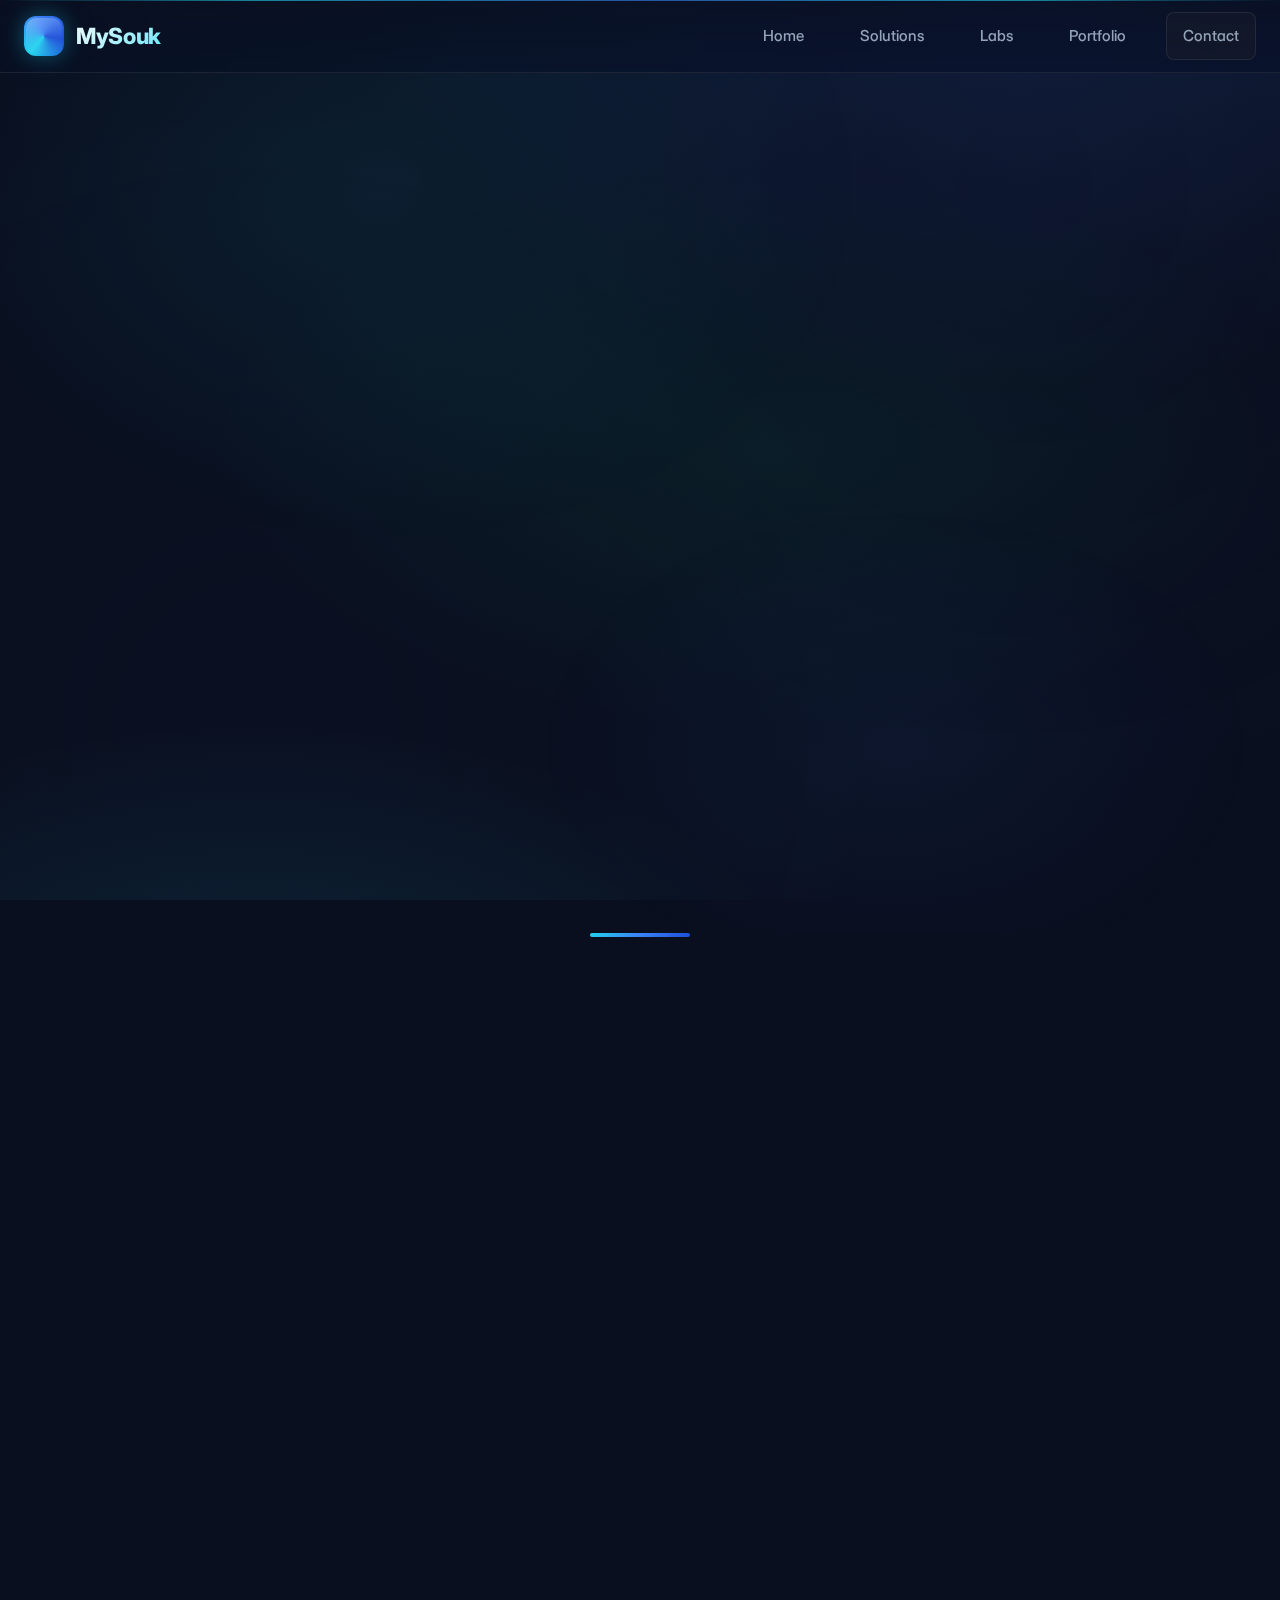
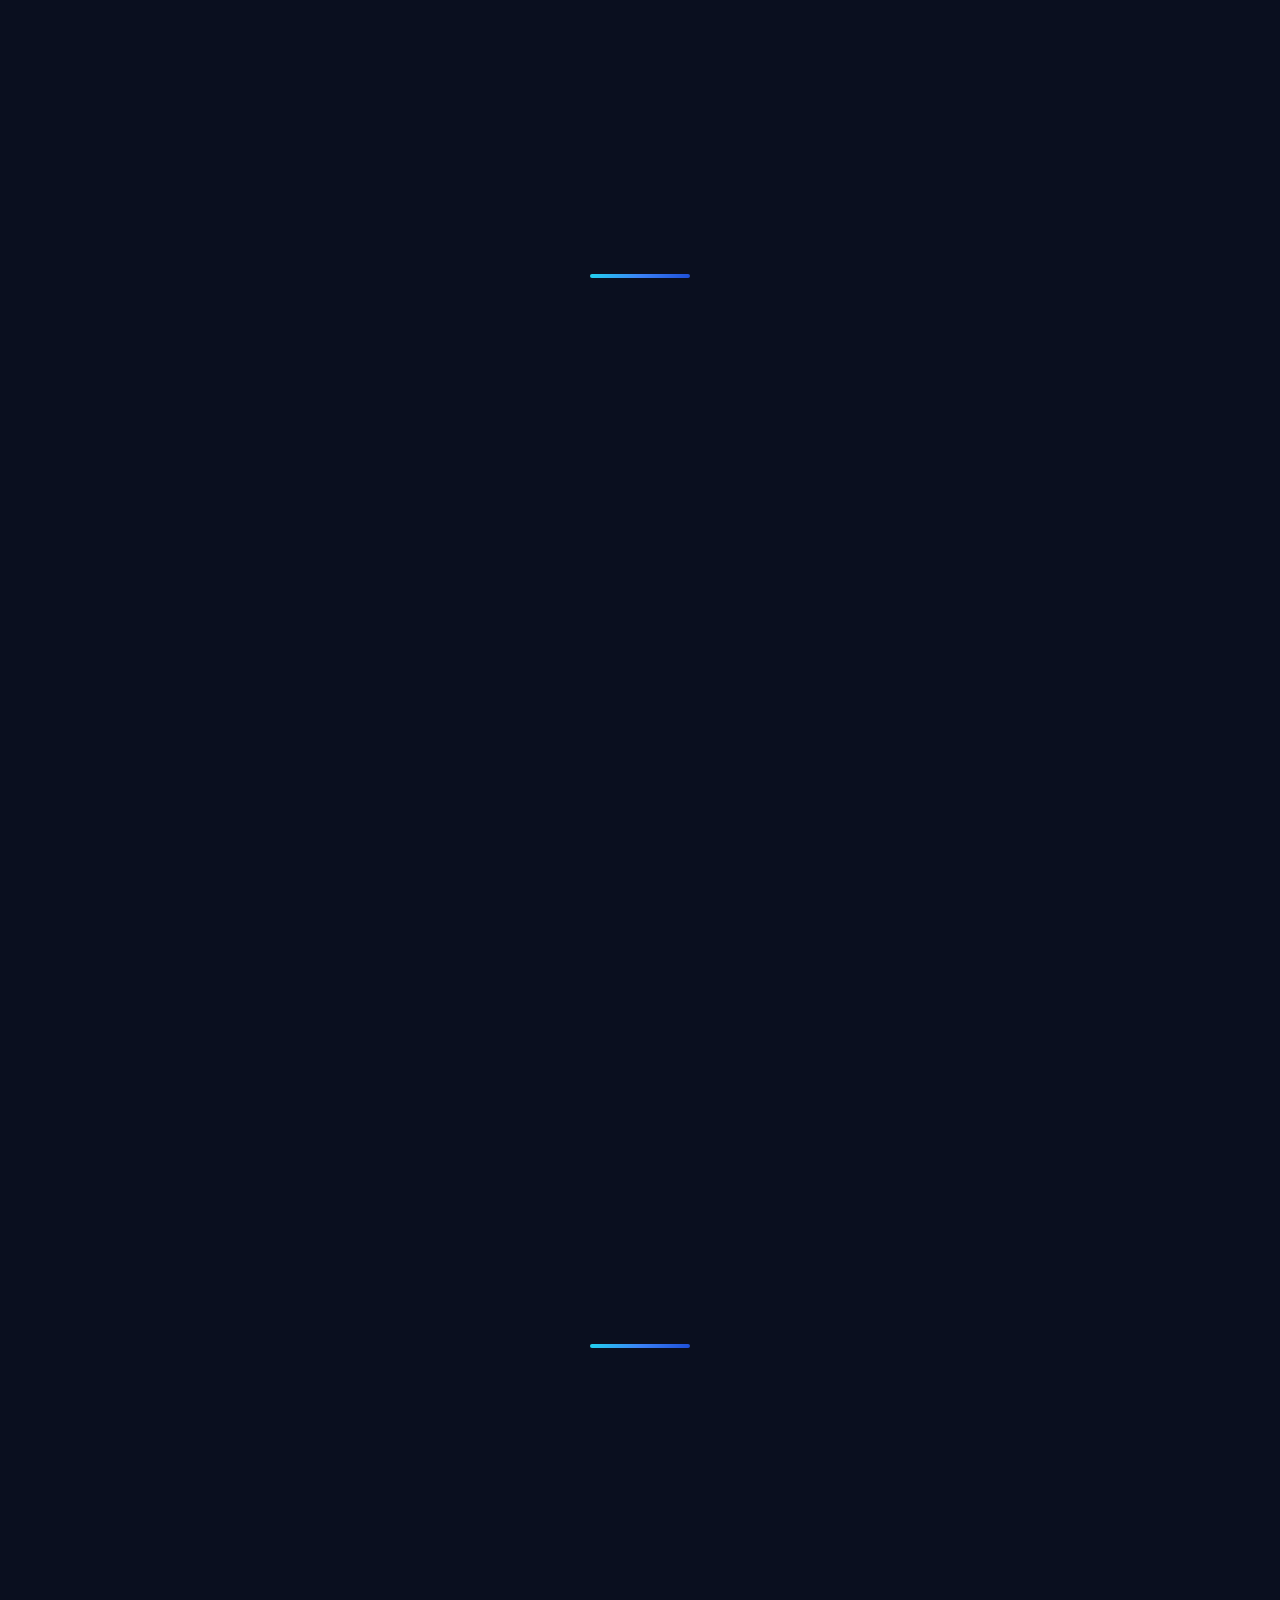
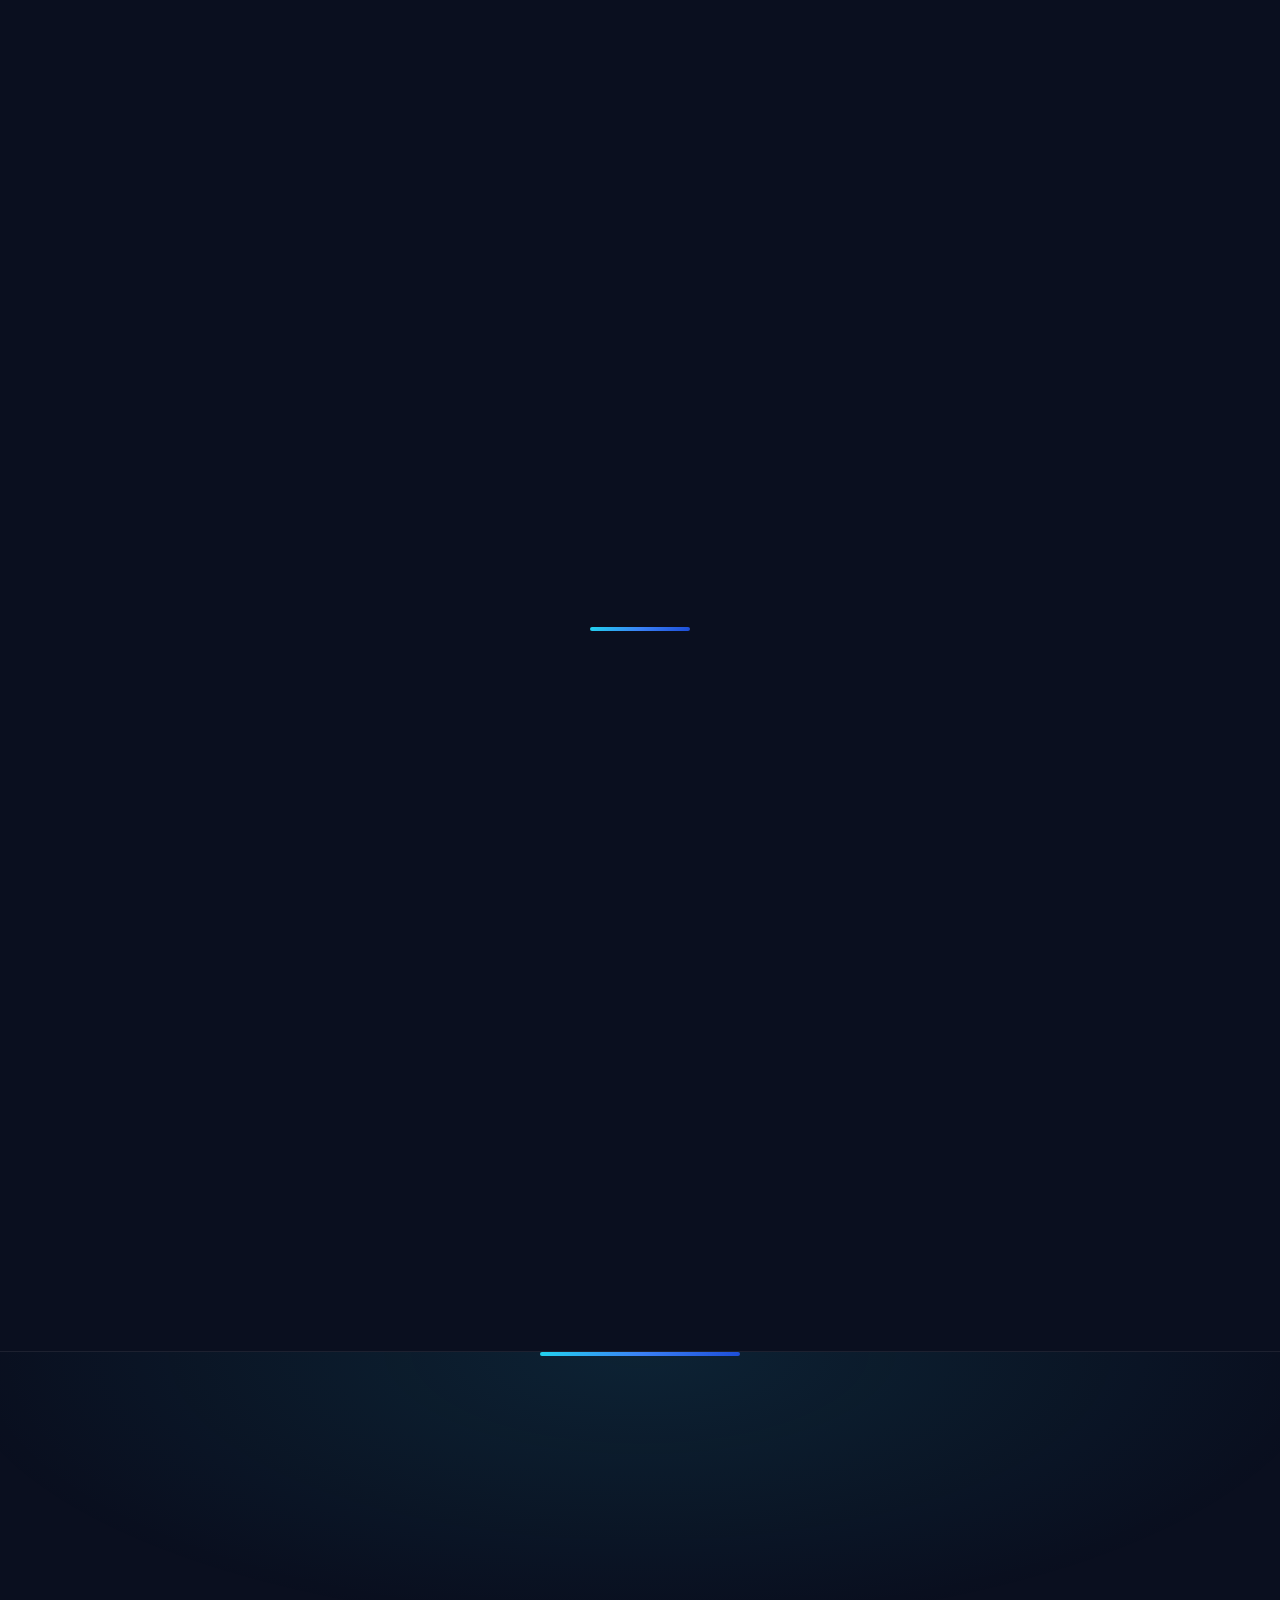
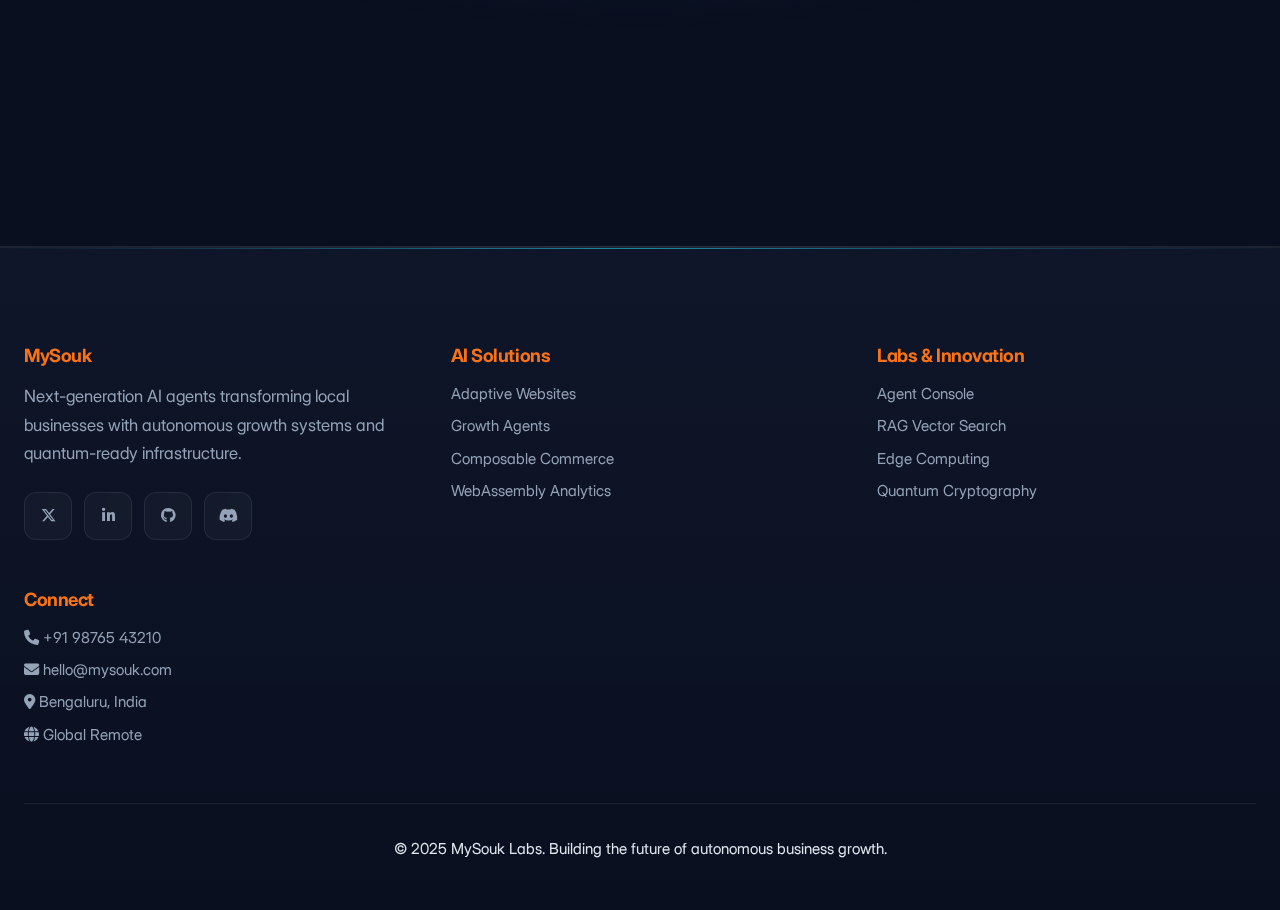
<file: index (6).html>
<!DOCTYPE html>
<html lang="en">
<head>
  <meta charset="UTF-8">
  <meta name="viewport" content="width=device-width, initial-scale=1.0, viewport-fit=cover">
  <title>MySouk — AI Agents for Local Business Growth</title>
  <meta name="description" content="AI-driven digital transformation for local businesses. Future-proof design with autonomous agents, predictive analytics, and headless commerce.">
  <meta name="theme-color" content="#1e40af">
  <meta name="color-scheme" content="dark light">
  
  <!-- Progressive Web App -->
  <link rel="manifest" href="[data-uri]">
  
  <!-- Enhanced Performance -->
  <link rel="preconnect" href="https://fonts.googleapis.com" crossorigin>
  <link rel="preconnect" href="https://fonts.gstatic.com" crossorigin>
  <link rel="preload" href="https://fonts.googleapis.com/css2?family=Inter:wght@300;400;500;600;700;800;900&family=JetBrains+Mono:wght@400;500;600&display=swap" as="style">
  <link rel="stylesheet" href="https://fonts.googleapis.com/css2?family=Inter:wght@300;400;500;600;700;800;900&family=JetBrains+Mono:wght@400;500;600&display=swap">
  <link rel="preload" href="https://cdnjs.cloudflare.com/ajax/libs/font-awesome/6.5.2/css/all.min.css" as="style">
  <link rel="stylesheet" href="https://cdnjs.cloudflare.com/ajax/libs/font-awesome/6.5.2/css/all.min.css">

  <style>
    /* Advanced CSS Custom Properties with Design System */
    :root {
      /* Enhanced Color Palette */
      --primary-50: #eff6ff;
      --primary-100: #dbeafe;
      --primary-200: #bfdbfe;
      --primary-300: #93c5fd;
      --primary-400: #60a5fa;
      --primary-500: #3b82f6;
      --primary-600: #2563eb;
      --primary-700: #1d4ed8;
      --primary-800: #1e40af;
      --primary-900: #1e3a8a;
      --primary-950: #172554;

      --cyan-50: #ecfeff;
      --cyan-100: #cffafe;
      --cyan-200: #a5f3fc;
      --cyan-300: #67e8f9;
      --cyan-400: #22d3ee;
      --cyan-500: #06b6d4;
      --cyan-600: #0891b2;
      --cyan-700: #0e7490;
      --cyan-800: #155e75;
      --cyan-900: #164e63;

      --orange-50: #fff7ed;
      --orange-100: #ffedd5;
      --orange-200: #fed7aa;
      --orange-300: #fdba74;
      --orange-400: #fb923c;
      --orange-500: #f97316;
      --orange-600: #ea580c;
      --orange-700: #c2410c;
      --orange-800: #9a3412;
      --orange-900: #7c2d12;

      --emerald-50: #ecfdf5;
      --emerald-100: #d1fae5;
      --emerald-200: #a7f3d0;
      --emerald-300: #6ee7b7;
      --emerald-400: #34d399;
      --emerald-500: #10b981;
      --emerald-600: #059669;
      --emerald-700: #047857;
      --emerald-800: #065f46;
      --emerald-900: #064e3b;

      /* Main Color Variables */
      --primary: var(--primary-800);
      --primary-light: var(--primary-600);
      --blue: var(--primary-500);
      --cyan: var(--cyan-400);
      --accent: var(--orange-500);
      --accent-2: var(--emerald-500);
      
      /* Dark Theme Colors */
      --bg: #0a0f1f;
      --bg-secondary: #0f172a;
      --surface: #1e293b;
      --surface-secondary: #334155;
      --glass: rgba(255,255,255,0.03);
      --glass-strong: rgba(255,255,255,0.08);
      --text: #f8fafc;
      --text-secondary: #e2e8f0;
      --muted: #94a3b8;
      --muted-dark: #64748b;
      --white: #ffffff;
      --ring: var(--primary-400);

      /* Advanced Gradients */
      --gradient-primary: linear-gradient(135deg, var(--primary-600) 0%, var(--primary-800) 50%, var(--primary-900) 100%);
      --gradient-accent: linear-gradient(135deg, var(--cyan-400) 0%, var(--primary-500) 50%, var(--primary-700) 100%);
      --gradient-surface: linear-gradient(135deg, rgba(255,255,255,0.08) 0%, rgba(255,255,255,0.02) 100%);
      --gradient-glow: radial-gradient(circle at center, var(--cyan-400), transparent 70%);
      --gradient-mesh: conic-gradient(from 220deg at 50% 50%, var(--cyan-400), var(--primary-500), var(--primary-700), var(--cyan-400));

      /* Enhanced Typography Scale */
      --font-primary: 'Inter', system-ui, -apple-system, 'Segoe UI', sans-serif;
      --font-mono: 'JetBrains Mono', 'SF Mono', Monaco, Inconsolata, monospace;
      
      --text-xs: clamp(0.7rem, 0.65rem + 0.25vw, 0.875rem);
      --text-sm: clamp(0.8rem, 0.75rem + 0.25vw, 0.95rem);
      --text-base: clamp(0.9rem, 0.85rem + 0.25vw, 1.1rem);
      --text-lg: clamp(1rem, 0.95rem + 0.25vw, 1.25rem);
      --text-xl: clamp(1.1rem, 1rem + 0.5vw, 1.4rem);
      --text-2xl: clamp(1.3rem, 1.2rem + 0.5vw, 1.8rem);
      --text-3xl: clamp(1.6rem, 1.4rem + 1vw, 2.4rem);
      --text-4xl: clamp(2rem, 1.7rem + 1.5vw, 3rem);
      --text-5xl: clamp(2.4rem, 2rem + 2vw, 4rem);
      --text-6xl: clamp(3rem, 2.5rem + 2.5vw, 5rem);

      /* Enhanced Spacing System */
      --space-px: 1px;
      --space-0: 0;
      --space-1: clamp(0.25rem, 0.2rem + 0.25vw, 0.375rem);
      --space-2: clamp(0.375rem, 0.3rem + 0.375vw, 0.5rem);
      --space-3: clamp(0.5rem, 0.4rem + 0.5vw, 0.75rem);
      --space-4: clamp(0.75rem, 0.6rem + 0.75vw, 1rem);
      --space-5: clamp(1rem, 0.8rem + 1vw, 1.25rem);
      --space-6: clamp(1.25rem, 1rem + 1.25vw, 1.5rem);
      --space-8: clamp(1.5rem, 1.2rem + 1.5vw, 2rem);
      --space-10: clamp(2rem, 1.6rem + 2vw, 2.5rem);
      --space-12: clamp(2.5rem, 2rem + 2.5vw, 3rem);
      --space-16: clamp(3rem, 2.4rem + 3vw, 4rem);
      --space-20: clamp(4rem, 3.2rem + 4vw, 5rem);
      --space-24: clamp(5rem, 4rem + 5vw, 6rem);
      --space-32: clamp(6rem, 4.8rem + 6vw, 8rem);

      /* Advanced Shadows */
      --shadow-sm: 0 1px 2px 0 rgba(0, 0, 0, 0.05);
      --shadow: 0 1px 3px 0 rgba(0, 0, 0, 0.1), 0 1px 2px -1px rgba(0, 0, 0, 0.1);
      --shadow-md: 0 4px 6px -1px rgba(0, 0, 0, 0.1), 0 2px 4px -2px rgba(0, 0, 0, 0.1);
      --shadow-lg: 0 10px 15px -3px rgba(0, 0, 0, 0.1), 0 4px 6px -4px rgba(0, 0, 0, 0.1);
      --shadow-xl: 0 20px 25px -5px rgba(0, 0, 0, 0.1), 0 8px 10px -6px rgba(0, 0, 0, 0.1);
      --shadow-2xl: 0 25px 50px -12px rgba(0, 0, 0, 0.25);
      --shadow-glow: 0 0 20px rgba(34, 211, 238, 0.3), 0 0 40px rgba(34, 211, 238, 0.1);
      --shadow-glow-strong: 0 0 30px rgba(34, 211, 238, 0.4), 0 0 60px rgba(34, 211, 238, 0.2);

      /* Animation Properties */
      --duration-instant: 0ms;
      --duration-fast: 150ms;
      --duration-normal: 250ms;
      --duration-slow: 350ms;
      --duration-slower: 500ms;
      
      --ease-linear: cubic-bezier(0, 0, 1, 1);
      --ease-out: cubic-bezier(0, 0, 0.2, 1);
      --ease-in: cubic-bezier(0.4, 0, 1, 1);
      --ease-in-out: cubic-bezier(0.4, 0, 0.2, 1);
      --ease-bounce: cubic-bezier(0.68, -0.55, 0.265, 1.55);

      /* Border Radius Scale */
      --radius-none: 0;
      --radius-sm: 0.125rem;
      --radius: 0.25rem;
      --radius-md: 0.375rem;
      --radius-lg: 0.5rem;
      --radius-xl: 0.75rem;
      --radius-2xl: 1rem;
      --radius-3xl: 1.5rem;
      --radius-full: 9999px;

      /* Container Sizes */
      --container-sm: 640px;
      --container-md: 768px;
      --container-lg: 1024px;
      --container-xl: 1280px;
      --container-2xl: 1536px;
    }

    /* Enhanced Base Styles */
    *,
    *::before,
    *::after {
      box-sizing: border-box;
      margin: 0;
      padding: 0;
    }

    html {
      height: 100%;
      scroll-behavior: smooth;
      -webkit-text-size-adjust: 100%;
      tab-size: 4;
    }

    body {
      height: 100%;
      font-family: var(--font-primary);
      font-feature-settings: 'cv11', 'ss01';
      font-variation-settings: 'opsz' 32;
      color: var(--text);
      background: 
        radial-gradient(ellipse 1200px 800px at 80% -10%, rgba(59, 130, 246, 0.15), transparent 60%),
        radial-gradient(ellipse 1000px 600px at 20% 120%, rgba(34, 211, 238, 0.12), transparent 60%),
        radial-gradient(ellipse 800px 400px at 60% 50%, rgba(16, 185, 129, 0.08), transparent 70%),
        var(--bg);
      background-attachment: fixed;
      overflow-x: hidden;
      -webkit-font-smoothing: antialiased;
      -moz-osx-font-smoothing: grayscale;
      text-rendering: optimizeLegibility;
      line-height: 1.6;
    }

    /* Enhanced Typography */
    h1, h2, h3, h4, h5, h6 {
      font-weight: 700;
      line-height: 1.2;
      letter-spacing: -0.025em;
      color: var(--text);
    }

    p {
      line-height: 1.7;
      color: var(--text-secondary);
    }

    /* Enhanced Noise Texture */
    .noise {
      pointer-events: none;
      position: fixed;
      inset: 0;
      background-image: 
        radial-gradient(circle at 20% 80%, rgba(34, 211, 238, 0.05), transparent 50%),
        radial-gradient(circle at 80% 20%, rgba(59, 130, 246, 0.05), transparent 50%),
        url('data:image/svg+xml;utf8,<svg xmlns="http://www.w3.org/2000/svg" width="200" height="200" viewBox="0 0 200 200"><filter id="n"><feTurbulence type="fractalNoise" baseFrequency="0.9" numOctaves="4" stitchTiles="stitch"/><feComponentTransfer><feFuncA type="discrete" tableValues="0 .02 .04 .06"/></feComponentTransfer></filter><rect width="100%" height="100%" filter="url(%23n)" opacity="0.03"/></svg>');
      mix-blend-mode: overlay;
      z-index: 1;
    }

    /* Enhanced Container System */
    .container {
      max-width: var(--container-2xl);
      margin: 0 auto;
      padding-left: var(--space-6);
      padding-right: var(--space-6);
    }

    @media (max-width: 640px) {
      .container {
        padding-left: var(--space-4);
        padding-right: var(--space-4);
      }
    }

    @media (min-width: 1536px) {
      .container {
        padding-left: var(--space-8);
        padding-right: var(--space-8);
      }
    }

    /* Enhanced Header with Glass Morphism */
    header {
      position: fixed;
      top: 0;
      left: 0;
      right: 0;
      z-index: 1000;
      backdrop-filter: saturate(150%) blur(20px);
      -webkit-backdrop-filter: saturate(150%) blur(20px);
      background: linear-gradient(
        180deg,
        rgba(10, 15, 31, 0.8) 0%,
        rgba(10, 15, 31, 0.6) 100%
      );
      border-bottom: 1px solid var(--glass-strong);
      padding-top: env(safe-area-inset-top);
      transition: all var(--duration-normal) var(--ease-out);
    }

    header::before {
      content: '';
      position: absolute;
      top: 0;
      left: 0;
      right: 0;
      height: 1px;
      background: linear-gradient(
        90deg,
        transparent 0%,
        var(--cyan-400) 20%,
        var(--primary-500) 50%,
        var(--cyan-400) 80%,
        transparent 100%
      );
      opacity: 0.6;
    }

    nav {
      display: flex;
      align-items: center;
      justify-content: space-between;
      min-height: 72px;
      padding: var(--space-3) 0;
      position: relative;
    }

    /* Enhanced Brand Design */
    .brand {
      display: flex;
      align-items: center;
      gap: var(--space-3);
      font-weight: 800;
      letter-spacing: -0.02em;
      position: relative;
    }

    .brand-logo {
      width: clamp(32px, 8vw, 40px);
      height: clamp(32px, 8vw, 40px);
      border-radius: var(--radius-xl);
      background: var(--gradient-mesh);
      position: relative;
      box-shadow: var(--shadow-glow);
      animation: logo-pulse 6s ease-in-out infinite;
      overflow: hidden;
    }

    .brand-logo::before {
      content: '';
      position: absolute;
      inset: 2px;
      border-radius: calc(var(--radius-xl) - 2px);
      background: linear-gradient(
        145deg,
        rgba(255, 255, 255, 0.2) 0%,
        rgba(255, 255, 255, 0.05) 50%,
        rgba(255, 255, 255, 0.01) 100%
      );
    }

    .brand-logo::after {
      content: '';
      position: absolute;
      top: 2px;
      left: 2px;
      right: 2px;
      height: 50%;
      border-radius: calc(var(--radius-xl) - 2px) calc(var(--radius-xl) - 2px) 0 0;
      background: linear-gradient(
        180deg,
        rgba(255, 255, 255, 0.1) 0%,
        transparent 100%
      );
    }

    @keyframes logo-pulse {
      0%, 100% { 
        transform: scale(1);
        box-shadow: var(--shadow-glow);
      }
      50% { 
        transform: scale(1.05);
        box-shadow: var(--shadow-glow-strong);
      }
    }

    .brand span {
      font-size: var(--text-xl);
      color: var(--text);
      background: linear-gradient(
        135deg,
        var(--text) 0%,
        var(--cyan-300) 100%
      );
      background-clip: text;
      -webkit-background-clip: text;
      -webkit-text-fill-color: transparent;
    }

    /* Enhanced Navigation */
    .nav-links {
      display: flex;
      gap: var(--space-6);
      list-style: none;
      align-items: center;
    }

    .nav-links a {
      color: var(--muted);
      text-decoration: none;
      font-weight: 500;
      font-size: var(--text-sm);
      padding: var(--space-2) var(--space-4);
      border-radius: var(--radius-lg);
      position: relative;
      transition: all var(--duration-fast) var(--ease-out);
      white-space: nowrap;
      overflow: hidden;
    }

    .nav-links a::before {
      content: '';
      position: absolute;
      inset: 0;
      border-radius: inherit;
      background: var(--glass-strong);
      opacity: 0;
      transition: opacity var(--duration-fast) var(--ease-out);
    }

    .nav-links a::after {
      content: '';
      position: absolute;
      bottom: 0;
      left: 50%;
      right: 50%;
      height: 2px;
      background: var(--gradient-accent);
      border-radius: var(--radius-full);
      transition: all var(--duration-normal) var(--ease-out);
    }

    .nav-links a:hover {
      color: var(--text);
      transform: translateY(-1px);
    }

    .nav-links a:hover::before {
      opacity: 1;
    }

    .nav-links a:hover::after {
      left: 0;
      right: 0;
    }

    /* Enhanced Button System */
    .btn {
      display: inline-flex;
      align-items: center;
      justify-content: center;
      gap: var(--space-2);
      padding: var(--space-3) var(--space-6);
      border-radius: var(--radius-xl);
      border: 1px solid var(--glass-strong);
      color: var(--text);
      text-decoration: none;
      font-weight: 600;
      font-size: var(--text-sm);
      position: relative;
      cursor: pointer;
      transition: all var(--duration-normal) var(--ease-out);
      min-height: 48px;
      touch-action: manipulation;
      -webkit-tap-highlight-color: transparent;
      text-align: center;
      white-space: nowrap;
      overflow: hidden;
      backdrop-filter: blur(10px);
    }

    .btn::before {
      content: '';
      position: absolute;
      inset: 0;
      border-radius: inherit;
      background: var(--gradient-surface);
      opacity: 0;
      transition: opacity var(--duration-normal) var(--ease-out);
    }

    .btn:hover {
      transform: translateY(-2px);
      border-color: rgba(255, 255, 255, 0.2);
      box-shadow: var(--shadow-xl);
    }

    .btn:hover::before {
      opacity: 1;
    }

    .btn:active {
      transform: translateY(0);
    }

    .btn-primary {
      background: var(--gradient-accent);
      border: 1px solid rgba(255, 255, 255, 0.1);
      box-shadow: 
        var(--shadow-lg),
        inset 0 1px 0 rgba(255, 255, 255, 0.1);
      color: var(--white);
    }

    .btn-primary::before {
      background: linear-gradient(
        135deg,
        rgba(255, 255, 255, 0.1) 0%,
        transparent 100%
      );
    }

    .btn-primary:hover {
      box-shadow: 
        var(--shadow-2xl),
        var(--shadow-glow),
        inset 0 1px 0 rgba(255, 255, 255, 0.1);
    }

    .btn-outline {
      background: var(--glass);
      backdrop-filter: blur(15px);
    }

    .magnetic {
      will-change: transform;
      backface-visibility: hidden;
    }

    /* Enhanced Mobile Menu */
    .menu {
      display: none;
      color: var(--text);
      font-size: var(--text-xl);
      padding: var(--space-3);
      cursor: pointer;
      border-radius: var(--radius-lg);
      transition: all var(--duration-fast) var(--ease-out);
      background: none;
      border: none;
      min-height: 48px;
      min-width: 48px;
      align-items: center;
      justify-content: center;
      position: relative;
      overflow: hidden;
    }

    .menu::before {
      content: '';
      position: absolute;
      inset: 0;
      background: var(--glass-strong);
      border-radius: inherit;
      opacity: 0;
      transition: opacity var(--duration-fast) var(--ease-out);
    }

    .menu:hover::before {
      opacity: 1;
    }

    /* Enhanced Mobile Navigation */
    @media (max-width: 1024px) {
      .nav-links {
        display: none;
        position: absolute;
        top: 100%;
        left: 0;
        right: 0;
        flex-direction: column;
        background: rgba(10, 15, 31, 0.95);
        backdrop-filter: blur(25px);
        padding: var(--space-8);
        border-bottom: 1px solid var(--glass-strong);
        gap: var(--space-4);
        border-radius: 0 0 var(--radius-2xl) var(--radius-2xl);
        box-shadow: var(--shadow-2xl);
        animation: slideDown var(--duration-normal) var(--ease-out);
      }

      .nav-links.active {
        display: flex;
      }

      .nav-links a {
        padding: var(--space-4) var(--space-6);
        text-align: center;
        width: 100%;
        border-radius: var(--radius-xl);
        font-size: var(--text-base);
        background: var(--glass);
      }

      .menu {
        display: flex;
      }

      nav {
        padding: var(--space-3) 0;
      }
    }

    @keyframes slideDown {
      from {
        opacity: 0;
        transform: translateY(-20px);
      }
      to {
        opacity: 1;
        transform: translateY(0);
      }
    }

    /* Enhanced Hero Section */
    .hero {
      position: relative;
      padding: calc(100px + env(safe-area-inset-top)) 0 var(--space-32);
      min-height: max(100vh, 700px);
      display: flex;
      align-items: center;
      z-index: 2;
      overflow: hidden;
    }

    .hero::before {
      content: '';
      position: absolute;
      top: 0;
      left: 0;
      right: 0;
      bottom: 0;
      background: 
        radial-gradient(ellipse 800px 600px at 30% 20%, rgba(34, 211, 238, 0.08), transparent 60%),
        radial-gradient(ellipse 600px 400px at 70% 80%, rgba(59, 130, 246, 0.06), transparent 60%);
      z-index: -1;
    }

    /* Enhanced Grid System */
    .grid {
      display: grid;
      grid-template-columns: 1.3fr 1fr;
      gap: var(--space-20);
      align-items: center;
      width: 100%;
    }

    @media (max-width: 1200px) {
      .grid {
        grid-template-columns: 1fr;
        gap: var(--space-16);
        text-align: center;
      }

      .hero {
        min-height: max(90vh, 600px);
        padding: calc(120px + env(safe-area-inset-top)) 0 var(--space-24);
      }
    }

    @media (max-width: 768px) {
      .hero {
        min-height: max(85vh, 550px);
        padding: calc(100px + env(safe-area-inset-top)) 0 var(--space-20);
      }
    }

    /* Enhanced Typography Elements */
    .kicker {
      display: inline-flex;
      align-items: center;
      gap: var(--space-3);
      padding: var(--space-2) var(--space-4);
      border-radius: var(--radius-full);
      background: linear-gradient(
        135deg,
        rgba(34, 211, 238, 0.1) 0%,
        rgba(34, 211, 238, 0.05) 100%
      );
      border: 1px solid rgba(34, 211, 238, 0.2);
      color: var(--emerald-300);
      font-weight: 600;
      font-size: var(--text-sm);
      margin-bottom: var(--space-6);
      backdrop-filter: blur(10px);
      position: relative;
      overflow: hidden;
    }

    .kicker::before {
      content: '';
      position: absolute;
      top: 0;
      left: -100%;
      width: 100%;
      height: 100%;
      background: linear-gradient(
        90deg,
        transparent,
        rgba(255, 255, 255, 0.1),
        transparent
      );
      animation: shimmer 3s infinite;
    }

    @keyframes shimmer {
      0% { left: -100%; }
      100% { left: 100%; }
    }

    .pulse-dot {
      width: 10px;
      height: 10px;
      border-radius: 50%;
      background: radial-gradient(
        circle at 30% 30%,
        var(--emerald-300),
        var(--emerald-500)
      );
      box-shadow: 
        0 0 20px var(--emerald-400),
        0 0 40px rgba(16, 185, 129, 0.4);
      animation: pulse-glow 2.5s ease-in-out infinite;
      position: relative;
    }

    .pulse-dot::after {
      content: '';
      position: absolute;
      inset: -3px;
      border-radius: 50%;
      background: inherit;
      opacity: 0.3;
      animation: pulse-ring 2.5s ease-in-out infinite;
    }

    @keyframes pulse-glow {
      0%, 100% {
        transform: scale(1);
        box-shadow: 
          0 0 20px var(--emerald-400),
          0 0 40px rgba(16, 185, 129, 0.4);
      }
      50% {
        transform: scale(1.2);
        box-shadow: 
          0 0 30px var(--emerald-400),
          0 0 60px rgba(16, 185, 129, 0.6);
      }
    }

    @keyframes pulse-ring {
      0%, 100% {
        transform: scale(1);
        opacity: 0.3;
      }
      50% {
        transform: scale(1.5);
        opacity: 0;
      }
    }

    .hero-heading {
      font-size: var(--text-6xl);
      font-weight: 900;
      line-height: 1.1;
      margin: 0 0 var(--space-6) 0;
      letter-spacing: -0.02em;
      background: linear-gradient(
        135deg,
        var(--text) 0%,
        var(--text-secondary) 40%,
        var(--cyan-300) 100%
      );
      background-clip: text;
      -webkit-background-clip: text;
      -webkit-text-fill-color: transparent;
      text-wrap: balance;
      position: relative;
    }

    .hero-subtitle {
      color: var(--muted);
      font-size: var(--text-xl);
      max-width: 70ch;
      line-height: 1.7;
      margin: 0 0 var(--space-10) 0;
      font-weight: 400;
      text-wrap: pretty;
    }

    /* Enhanced CTA Section */
    .hero-cta {
      display: flex;
      gap: var(--space-4);
      flex-wrap: wrap;
      justify-content: flex-start;
      margin-bottom: var(--space-12);
    }

    @media (max-width: 1200px) {
      .hero-cta {
        justify-content: center;
      }
    }

    @media (max-width: 480px) {
      .hero-cta {
        flex-direction: column;
        align-items: center;
        gap: var(--space-3);
      }

      .hero-cta .btn {
        width: 100%;
        max-width: 300px;
      }
    }

    /* Enhanced Orbital Visual */
    .orbital {
      position: relative;
      aspect-ratio: 1 / 1;
      max-height: min(65vh, 600px);
      border-radius: var(--radius-3xl);
      overflow: hidden;
      background: var(--gradient-surface);
      border: 1px solid var(--glass-strong);
      box-shadow: 
        var(--shadow-2xl),
        inset 0 0 0 1px rgba(255, 255, 255, 0.03);
      backdrop-filter: blur(20px);
    }

    .orbital::before {
      content: '';
      position: absolute;
      top: 0;
      left: 0;
      right: 0;
      height: 50%;
      background: linear-gradient(
        180deg,
        rgba(255, 255, 255, 0.08) 0%,
        transparent 100%
      );
      border-radius: var(--radius-3xl) var(--radius-3xl) 0 0;
    }

    @media (max-width: 768px) {
      .orbital {
        max-height: min(50vh, 400px);
        border-radius: var(--radius-2xl);
      }
    }

    .orbital-ring {
      position: absolute;
      inset: -25%;
      border-radius: 50%;
      background: var(--gradient-glow);
      filter: blur(40px);
      animation: orbital-rotation 25s linear infinite;
      opacity: 0.6;
    }

    .orbital-ring:nth-child(2) {
      animation-duration: 35s;
      opacity: 0.4;
      inset: -35%;
    }

    .orbital-ring:nth-child(3) {
      animation-duration: 45s;
      opacity: 0.3;
      inset: -45%;
      background: radial-gradient(
        circle at center,
        var(--primary-400),
        transparent 70%
      );
    }

    @keyframes orbital-rotation {
      to { transform: rotate(360deg); }
    }

    .orbital canvas {
      position: absolute;
      inset: 0;
      border-radius: inherit;
    }

    /* Enhanced Badges */
    .badges {
      position: absolute;
      bottom: var(--space-4);
      left: var(--space-4);
      right: var(--space-4);
      display: flex;
      gap: var(--space-2);
      flex-wrap: wrap;
    }

    .badge {
      backdrop-filter: blur(15px);
      background: rgba(15, 23, 42, 0.8);
      border: 1px solid var(--glass-strong);
      color: var(--text-secondary);
      padding: var(--space-2) var(--space-3);
      border-radius: var(--radius-lg);
      font-size: var(--text-xs);
      font-weight: 500;
      display: flex;
      align-items: center;
      gap: var(--space-2);
      box-shadow: var(--shadow-md);
    }

    .badge i {
      color: var(--cyan-400);
    }

    @media (max-width: 480px) {
      .badges {
        gap: var(--space-1);
      }

      .badge {
        padding: 6px 8px;
        font-size: 0.7rem;
      }
    }

    /* Enhanced Trust Section */
    .trust {
      padding: var(--space-12) 0 var(--space-8);
      opacity: 0.9;
    }

    .marquee {
      display: flex;
      gap: var(--space-10);
      overflow: hidden;
      mask-image: linear-gradient(
        90deg,
        transparent,
        var(--bg) 10%,
        var(--bg) 90%,
        transparent
      );
    }

    .marquee-content {
      display: flex;
      gap: var(--space-10);
      animation: marquee-scroll 30s linear infinite;
      will-change: transform;
    }

    @keyframes marquee-scroll {
      to { transform: translateX(-50%); }
    }

    .trust-pill {
      display: inline-flex;
      gap: var(--space-2);
      align-items: center;
      padding: var(--space-2) var(--space-4);
      border-radius: var(--radius-full);
      background: var(--glass);
      border: 1px solid var(--glass-strong);
      color: var(--muted);
      font-weight: 600;
      font-size: var(--text-xs);
      white-space: nowrap;
      backdrop-filter: blur(10px);
    }

    .trust-pill i {
      color: var(--cyan-400);
    }

    /* Enhanced Section Styling */
    section {
      position: relative;
      z-index: 2;
    }

    .section {
      padding: var(--space-32) 0;
      position: relative;
    }

    .section::before {
      content: '';
      position: absolute;
      top: 0;
      left: 50%;
      transform: translateX(-50%);
      width: 100px;
      height: 4px;
      background: var(--gradient-accent);
      border-radius: var(--radius-full);
    }

    @media (max-width: 768px) {
      .section {
        padding: var(--space-24) 0;
      }
    }

    .section-header {
      text-align: center;
      margin-bottom: var(--space-20);
    }

    .section h2 {
      font-size: var(--text-5xl);
      font-weight: 800;
      margin: 0 0 var(--space-6) 0;
      background: linear-gradient(
        135deg,
        var(--text) 0%,
        var(--cyan-300) 100%
      );
      background-clip: text;
      -webkit-background-clip: text;
      -webkit-text-fill-color: transparent;
      line-height: 1.1;
      text-wrap: balance;
    }

    .section .lead {
      color: var(--muted);
      max-width: 75ch;
      margin: 0 auto;
      font-size: var(--text-xl);
      line-height: 1.7;
      font-weight: 400;
      text-wrap: pretty;
    }

    /* Enhanced Cards Grid */
    .cards {
      display: grid;
      grid-template-columns: repeat(auto-fit, minmax(min(380px, 100%), 1fr));
      gap: var(--space-8);
    }

    @media (max-width: 768px) {
      .cards {
        grid-template-columns: 1fr;
        gap: var(--space-6);
      }
    }

    .card {
      background: var(--gradient-surface);
      border: 1px solid var(--glass-strong);
      border-radius: var(--radius-3xl);
      padding: var(--space-8);
      position: relative;
      overflow: hidden;
      transition: all var(--duration-normal) var(--ease-out);
      backdrop-filter: blur(20px);
      height: 100%;
      display: flex;
      flex-direction: column;
    }

    .card::before {
      content: '';
      position: absolute;
      top: 0;
      left: 0;
      right: 0;
      height: 1px;
      background: linear-gradient(
        90deg,
        transparent,
        rgba(255, 255, 255, 0.2),
        transparent
      );
      opacity: 0;
      transition: opacity var(--duration-normal) var(--ease-out);
    }

    .card:hover {
      transform: translateY(-8px);
      box-shadow: var(--shadow-2xl);
      border-color: rgba(255, 255, 255, 0.15);
    }

    .card:hover::before {
      opacity: 1;
    }

    .card-icon {
      width: 60px;
      height: 60px;
      border-radius: var(--radius-2xl);
      background: var(--gradient-accent);
      display: grid;
      place-items: center;
      color: var(--white);
      box-shadow: var(--shadow-glow);
      margin-bottom: var(--space-6);
      font-size: var(--text-2xl);
      position: relative;
    }

    .card-icon::before {
      content: '';
      position: absolute;
      inset: 2px;
      border-radius: calc(var(--radius-2xl) - 2px);
      background: linear-gradient(
        135deg,
        rgba(255, 255, 255, 0.2) 0%,
        transparent 100%
      );
    }

    .card h3 {
      margin: 0 0 var(--space-4) 0;
      font-size: var(--text-2xl);
      font-weight: 700;
      color: var(--text);
      line-height: 1.3;
    }

    .card p {
      color: var(--muted);
      line-height: 1.7;
      margin-bottom: var(--space-6);
      font-size: var(--text-base);
      flex-grow: 1;
    }

    .feature-list {
      margin: 0;
      padding: 0;
      list-style: none;
      display: flex;
      flex-direction: column;
      gap: var(--space-3);
    }

    .feature-list li {
      display: flex;
      gap: var(--space-3);
      align-items: flex-start;
      color: var(--text-secondary);
      font-size: var(--text-sm);
      line-height: 1.6;
    }

    .feature-list li i {
      color: var(--emerald-400);
      margin-top: 2px;
      flex-shrink: 0;
      font-size: var(--text-xs);
    }

    /* Enhanced Labs Section */
    .labs {
      display: grid;
      grid-template-columns: 1.4fr 1fr;
      gap: var(--space-12);
      align-items: start;
    }

    @media (max-width: 1024px) {
      .labs {
        grid-template-columns: 1fr;
        gap: var(--space-10);
      }
    }

    .labs-panel {
      background: var(--gradient-surface);
      border: 1px solid var(--glass-strong);
      border-radius: var(--radius-3xl);
      overflow: hidden;
      backdrop-filter: blur(25px);
      box-shadow: var(--shadow-xl);
    }

    .panel-header {
      display: flex;
      align-items: center;
      justify-content: space-between;
      padding: var(--space-6) var(--space-8);
      border-bottom: 1px solid var(--glass-strong);
      flex-wrap: wrap;
      gap: var(--space-4);
      background: linear-gradient(
        135deg,
        rgba(255, 255, 255, 0.05) 0%,
        transparent 100%
      );
    }

    .panel-title {
      color: var(--text);
      font-weight: 700;
      font-size: var(--text-lg);
      display: flex;
      align-items: center;
      gap: var(--space-2);
    }

    .panel-title i {
      color: var(--cyan-400);
    }

    .tech-chips {
      display: flex;
      gap: var(--space-2);
      flex-wrap: wrap;
    }

    .tech-chip {
      padding: var(--space-1) var(--space-3);
      border-radius: var(--radius-full);
      font-size: var(--text-xs);
      font-weight: 500;
      background: rgba(99, 102, 241, 0.1);
      color: var(--primary-300);
      border: 1px solid rgba(99, 102, 241, 0.2);
    }

    .terminal {
      padding: var(--space-8);
      min-height: 320px;
      font-family: var(--font-mono);
      background: 
        radial-gradient(
          600px 300px at 20% 0%,
          rgba(34, 211, 238, 0.08),
          transparent 70%
        ),
        linear-gradient(
          135deg,
          rgba(15, 23, 42, 0.8) 0%,
          rgba(10, 15, 31, 0.9) 100%
        );
      color: var(--text-secondary);
      font-size: var(--text-sm);
      line-height: 1.6;
      overflow-x: auto;
    }

    @media (max-width: 768px) {
      .terminal {
        padding: var(--space-6);
        min-height: 280px;
        font-size: var(--text-xs);
      }
    }

    .terminal-line {
      opacity: 0.95;
      margin: var(--space-1) 0;
      word-break: break-all;
      animation: typewriter 0.5s ease-out forwards;
      animation-delay: calc(var(--line-index, 0) * 0.3s);
    }

    @keyframes typewriter {
      from {
        opacity: 0;
        transform: translateX(-10px);
      }
      to {
        opacity: 0.95;
        transform: translateX(0);
      }
    }

    .terminal-cursor {
      display: inline-block;
      width: 2px;
      height: 1.2em;
      background: var(--cyan-400);
      margin-left: 4px;
      animation: cursor-blink 1.5s steps(2) infinite;
    }

    @keyframes cursor-blink {
      50% { opacity: 0; }
    }

    .labs-visual {
      aspect-ratio: 1 / 1;
      min-height: 350px;
      border-radius: var(--radius-3xl);
      position: relative;
      overflow: hidden;
      background: var(--gradient-surface);
      border: 1px solid var(--glass-strong);
      backdrop-filter: blur(20px);
      box-shadow: var(--shadow-xl);
    }

    @media (max-width: 768px) {
      .labs-visual {
        min-height: 300px;
        border-radius: var(--radius-2xl);
      }
    }

    .ai-network {
      position: absolute;
      inset: 0;
      background: 
        radial-gradient(
          circle at 30% 30%,
          rgba(34, 211, 238, 0.1),
          transparent 60%
        ),
        radial-gradient(
          circle at 70% 70%,
          rgba(59, 130, 246, 0.08),
          transparent 60%
        );
    }

    .ai-node {
      position: absolute;
      width: clamp(10px, 3vw, 16px);
      height: clamp(10px, 3vw, 16px);
      border-radius: 50%;
      background: radial-gradient(
        circle at 30% 30%,
        var(--cyan-300),
        var(--primary-500)
      );
      box-shadow: 
        0 0 20px rgba(34, 211, 238, 0.6),
        0 0 40px rgba(34, 211, 238, 0.3);
      animation: ai-float 8s ease-in-out infinite;
    }

    .ai-node:nth-child(1) { left: 45%; top: 35%; }
    .ai-node:nth-child(2) { left: 20%; top: 18%; animation-duration: 6s; }
    .ai-node:nth-child(3) { left: 78%; top: 24%; animation-duration: 10s; }
    .ai-node:nth-child(4) { left: 30%; top: 70%; animation-duration: 7s; }
    .ai-node:nth-child(5) { left: 65%; top: 72%; animation-duration: 9s; }

    @keyframes ai-float {
      0%, 100% { 
        transform: translateY(0) scale(1);
        box-shadow: 
          0 0 20px rgba(34, 211, 238, 0.6),
          0 0 40px rgba(34, 211, 238, 0.3);
      }
      50% { 
        transform: translateY(-20px) scale(1.1);
        box-shadow: 
          0 0 30px rgba(34, 211, 238, 0.8),
          0 0 60px rgba(34, 211, 238, 0.4);
      }
    }

    /* Enhanced Portfolio and Testimonials */
    .portfolio, .testimonials {
      display: grid;
      grid-template-columns: repeat(auto-fit, minmax(min(350px, 100%), 1fr));
      gap: var(--space-8);
    }

    @media (max-width: 768px) {
      .portfolio, .testimonials {
        gap: var(--space-6);
      }
    }

    .portfolio-item, .testimonial {
      border-radius: var(--radius-3xl);
      overflow: hidden;
      border: 1px solid var(--glass-strong);
      background: var(--gradient-surface);
      transition: all var(--duration-normal) var(--ease-out);
      backdrop-filter: blur(20px);
      height: 100%;
      display: flex;
      flex-direction: column;
    }

    .portfolio-item:hover, .testimonial:hover {
      transform: translateY(-6px);
      box-shadow: var(--shadow-2xl);
      border-color: rgba(255, 255, 255, 0.15);
    }

    .portfolio-thumb {
      height: clamp(160px, 25vw, 200px);
      background: var(--gradient-accent);
      display: grid;
      place-items: center;
      color: var(--white);
      font-size: clamp(28px, 8vw, 48px);
      position: relative;
      overflow: hidden;
    }

    .portfolio-thumb::before {
      content: '';
      position: absolute;
      inset: 0;
      background: linear-gradient(
        135deg,
        rgba(255, 255, 255, 0.1) 0%,
        transparent 100%
      );
    }

    .portfolio-content, .testimonial-content {
      padding: var(--space-6);
      flex-grow: 1;
      display: flex;
      flex-direction: column;
    }

    .portfolio-content h3, .testimonial h4 {
      margin: 0 0 var(--space-3) 0;
      color: var(--text);
      font-weight: 700;
      font-size: var(--text-xl);
      line-height: 1.3;
    }

    .portfolio-content p, .testimonial-quote {
      margin: 0 0 var(--space-4) 0;
      font-size: var(--text-base);
      line-height: 1.7;
      color: var(--muted);
      flex-grow: 1;
    }

    .testimonial-quote {
      font-style: italic;
      position: relative;
    }

    .testimonial-quote::before {
      content: '"';
      position: absolute;
      top: -10px;
      left: -15px;
      font-size: 3rem;
      color: var(--cyan-400);
      opacity: 0.3;
      line-height: 1;
    }

    .testimonial-author {
      display: flex;
      align-items: center;
      gap: var(--space-4);
      margin-top: auto;
    }

    .author-avatar {
      width: 48px;
      height: 48px;
      border-radius: 50%;
      background: var(--gradient-accent);
      display: grid;
      place-items: center;
      color: var(--white);
      font-weight: 700;
      font-size: var(--text-base);
      flex-shrink: 0;
    }

    .author-info strong {
      color: var(--text);
      font-size: var(--text-base);
      display: block;
      margin-bottom: 2px;
    }

    .author-info small {
      color: var(--muted);
      font-size: var(--text-sm);
    }

    /* Enhanced CTA Section */
    .cta {
      text-align: center;
      padding: var(--space-32) 0;
      background: 
        radial-gradient(
          ellipse 1000px 400px at 50% 0%,
          rgba(34, 211, 238, 0.1),
          transparent 70%
        );
      border-top: 1px solid var(--glass-strong);
      border-bottom: 1px solid var(--glass-strong);
      position: relative;
    }

    .cta::before {
      content: '';
      position: absolute;
      top: 0;
      left: 50%;
      transform: translateX(-50%);
      width: 200px;
      height: 4px;
      background: var(--gradient-accent);
      border-radius: var(--radius-full);
    }

    @media (max-width: 768px) {
      .cta {
        padding: var(--space-24) 0;
      }
    }

    .cta h2 {
      font-size: var(--text-5xl);
      font-weight: 800;
      margin: 0 0 var(--space-6) 0;
      background: linear-gradient(
        135deg,
        var(--text) 0%,
        var(--cyan-300) 100%
      );
      background-clip: text;
      -webkit-background-clip: text;
      -webkit-text-fill-color: transparent;
      line-height: 1.2;
    }

    .cta .lead {
      max-width: 70ch;
      margin: 0 auto var(--space-10) auto;
    }

    .cta .hero-cta {
      justify-content: center;
      margin-bottom: 0;
    }

    /* Enhanced Footer */
    footer {
      padding: var(--space-24) 0 var(--space-12) 0;
      background: linear-gradient(
        180deg,
        rgba(15, 23, 42, 0.9) 0%,
        var(--bg) 100%
      );
      border-top: 1px solid var(--glass-strong);
      position: relative;
    }

    footer::before {
      content: '';
      position: absolute;
      top: 0;
      left: 0;
      right: 0;
      height: 1px;
      background: linear-gradient(
        90deg,
        transparent 0%,
        var(--cyan-400) 50%,
        transparent 100%
      );
      opacity: 0.6;
    }

    @media (max-width: 768px) {
      footer {
        padding: var(--space-20) 0 var(--space-10) 0;
      }
    }

    .footer-grid {
      display: grid;
      grid-template-columns: repeat(auto-fit, minmax(min(280px, 100%), 1fr));
      gap: var(--space-12);
      margin-bottom: var(--space-12);
    }

    @media (max-width: 640px) {
      .footer-grid {
        grid-template-columns: repeat(auto-fit, minmax(220px, 1fr));
        gap: var(--space-8);
      }
    }

    .footer-section h4 {
      margin: 0 0 var(--space-4) 0;
      color: var(--accent);
      font-weight: 700;
      font-size: var(--text-lg);
    }

    .footer-section p {
      color: var(--muted);
      font-size: var(--text-base);
      line-height: 1.7;
      margin-bottom: var(--space-6);
    }

    .footer-section a {
      color: var(--muted);
      text-decoration: none;
      display: block;
      margin: var(--space-2) 0;
      font-size: var(--text-sm);
      line-height: 1.6;
      transition: color var(--duration-fast) var(--ease-out);
    }

    .footer-section a:hover {
      color: var(--text);
    }

    .social-links {
      display: flex;
      gap: var(--space-3);
      margin-top: var(--space-6);
      flex-wrap: wrap;
    }

    .social-links a {
      display: inline-grid;
      place-items: center;
      width: 48px;
      height: 48px;
      border-radius: var(--radius-xl);
      background: var(--glass);
      color: var(--muted);
      border: 1px solid var(--glass-strong);
      transition: all var(--duration-fast) var(--ease-out);
      text-decoration: none;
      margin: 0;
      backdrop-filter: blur(10px);
    }

    .social-links a:hover {
      background: var(--gradient-accent);
      color: var(--white);
      transform: translateY(-2px);
      box-shadow: var(--shadow-lg);
    }

    .footer-bottom {
      text-align: center;
      color: var(--muted);
      font-size: var(--text-sm);
      padding-top: var(--space-8);
      border-top: 1px solid var(--glass-strong);
    }

    /* Enhanced Animations and Interactions */
    .reveal {
      opacity: 0;
      transform: translateY(30px);
      transition: all 0.8s var(--ease-out);
      transition-delay: calc(var(--reveal-delay, 0) * 0.1s);
    }

    .reveal.visible {
      opacity: 1;
      transform: translateY(0);
    }

    /* Loading States */
    .loading {
      position: relative;
      overflow: hidden;
    }

    .loading::after {
      content: '';
      position: absolute;
      top: 0;
      left: -100%;
      width: 100%;
      height: 100%;
      background: linear-gradient(
        90deg,
        transparent,
        rgba(255, 255, 255, 0.1),
        transparent
      );
      animation: loading-shimmer 2s infinite;
    }

    @keyframes loading-shimmer {
      0% { left: -100%; }
      100% { left: 100%; }
    }

    /* Accessibility and Performance */
    @media (prefers-reduced-motion: reduce) {
      *,
      *::before,
      *::after {
        animation-duration: 0.01ms !important;
        animation-iteration-count: 1 !important;
        transition-duration: 0.01ms !important;
      }

      .reveal {
        transition: none;
        opacity: 1;
        transform: translateY(0);
      }

      html {
        scroll-behavior: auto;
      }
    }

    @media (prefers-contrast: high) {
      :root {
        --glass: rgba(255, 255, 255, 0.2);
        --glass-strong: rgba(255, 255, 255, 0.3);
      }

      .card, .portfolio-item, .testimonial, .orbital, .labs-visual, .labs-panel {
        border: 2px solid rgba(255, 255, 255, 0.4);
      }
    }

    /* Print styles */
    @media print {
      .noise, .orbital, .menu, .magnetic, .trust { display: none; }
      body { background: white; color: black; }
      .section { padding: 20px 0; }
      * { box-shadow: none !important; }
    }
  </style>
</head>

<body>
  <div class="noise"></div>

  <header>
    <nav class="container">
      <div class="brand">
        <div class="brand-logo" aria-hidden="true"></div>
        <span>MySouk</span>
      </div>
      <div class="nav-links" id="nav-links">
        <a href="#home">Home</a>
        <a href="#solutions">Solutions</a>
        <a href="#labs">Labs</a>
        <a href="#work">Portfolio</a>
        <a href="#contact" class="btn btn-outline magnetic">Contact</a>
      </div>
      <button class="menu" id="mobile-menu" aria-label="Toggle navigation menu">
        <i class="fa-solid fa-bars"></i>
      </button>
    </nav>
  </header>

  <main id="home" class="hero">
    <div class="container">
      <div class="grid">
        <div>
          <div class="kicker reveal" style="--reveal-delay: 0">
            <div class="pulse-dot"></div>
            <span>Autonomous AI for Local Growth</span>
          </div>
          
          <h1 class="hero-heading reveal" style="--reveal-delay: 1">
            Turn Offline Hustle into Online Momentum with AI Agents
          </h1>
          
          <p class="hero-subtitle reveal" style="--reveal-delay: 2">
            MySouk equips grocery stores, malls, and local retailers with AI that predicts demand, automates marketing, and powers headless commerce—so growth compounds while operations stay simple.
          </p>
          
          <div class="hero-cta reveal" style="--reveal-delay: 3">
            <a href="#contact" class="btn btn-primary magnetic">
              <i class="fa-solid fa-rocket"></i>
              Start in 7 Days
            </a>
            <a href="#solutions" class="btn btn-outline magnetic">
              <i class="fa-solid fa-brain"></i>
              Explore AI Stack
            </a>
          </div>
        </div>

        <div class="orbital reveal" style="--reveal-delay: 2">
          <div class="orbital-ring"></div>
          <div class="orbital-ring"></div>
          <div class="orbital-ring"></div>
          <canvas id="neural-canvas" aria-hidden="true"></canvas>
          <div class="badges">
            <div class="badge">
              <i class="fa-solid fa-microchip"></i>
              <span>WebAssembly Edge</span>
            </div>
            <div class="badge">
              <i class="fa-solid fa-layer-group"></i>
              <span>Headless CMS</span>
            </div>
            <div class="badge">
              <i class="fa-solid fa-mobile-screen"></i>
              <span>PWA Native</span>
            </div>
          </div>
        </div>
      </div>

      <div class="trust reveal" style="--reveal-delay: 4">
        <div class="marquee">
          <div class="marquee-content">
            <div class="trust-pill">
              <i class="fa-solid fa-shield-check"></i>
              <span>SOC 2 Compliant</span>
            </div>
            <div class="trust-pill">
              <i class="fa-solid fa-gauge-high"></i>
              <span>99.99% Uptime SLA</span>
            </div>
            <div class="trust-pill">
              <i class="fa-solid fa-bolt"></i>
              <span>Sub-30ms Edge Response</span>
            </div>
            <div class="trust-pill">
              <i class="fa-solid fa-leaf"></i>
              <span>Carbon Neutral Hosting</span>
            </div>
            <div class="trust-pill">
              <i class="fa-solid fa-brain"></i>
              <span>RAG + Vector Search</span>
            </div>
            <div class="trust-pill">
              <i class="fa-solid fa-lock"></i>
              <span>Zero-Trust Architecture</span>
            </div>
            <!-- Duplicate for seamless loop -->
            <div class="trust-pill">
              <i class="fa-solid fa-shield-check"></i>
              <span>SOC 2 Compliant</span>
            </div>
            <div class="trust-pill">
              <i class="fa-solid fa-gauge-high"></i>
              <span>99.99% Uptime SLA</span>
            </div>
            <div class="trust-pill">
              <i class="fa-solid fa-bolt"></i>
              <span>Sub-30ms Edge Response</span>
            </div>
            <div class="trust-pill">
              <i class="fa-solid fa-leaf"></i>
              <span>Carbon Neutral Hosting</span>
            </div>
            <div class="trust-pill">
              <i class="fa-solid fa-brain"></i>
              <span>RAG + Vector Search</span>
            </div>
            <div class="trust-pill">
              <i class="fa-solid fa-lock"></i>
              <span>Zero-Trust Architecture</span>
            </div>
          </div>
        </div>
      </div>
    </div>
  </main>

  <!-- Solutions Section -->
  <section id="solutions" class="section">
    <div class="container">
      <div class="section-header">
        <h2 class="reveal" style="--reveal-delay: 0">Future-Proof Solutions Built for 2030</h2>
        <p class="lead reveal" style="--reveal-delay: 1">Quantum-ready infrastructure, autonomous agents, and composable architecture that scales infinitely while staying simple to manage.</p>
      </div>

      <div class="cards">
        <article class="card reveal" style="--reveal-delay: 0">
          <div class="card-icon">
            <i class="fa-solid fa-globe"></i>
          </div>
          <h3>Adaptive Web Platforms</h3>
          <p>Self-optimizing websites with AI-driven A/B testing, semantic SEO, and real-time personalization engines.</p>
          <ul class="feature-list">
            <li><i class="fa-solid fa-check"></i>Core Web Vitals AAA+ performance</li>
            <li><i class="fa-solid fa-check"></i>Intent-aware content blocks</li>
            <li><i class="fa-solid fa-check"></i>Voice & visual search optimization</li>
            <li><i class="fa-solid fa-check"></i>Multi-modal accessibility</li>
          </ul>
        </article>

        <article class="card reveal" style="--reveal-delay: 1">
          <div class="card-icon">
            <i class="fa-solid fa-robot"></i>
          </div>
          <h3>Autonomous Growth Agents</h3>
          <p>Always-on AI that learns from every interaction, predicts market shifts, and optimizes campaigns in real-time.</p>
          <ul class="feature-list">
            <li><i class="fa-solid fa-check"></i>Predictive LTV & churn models</li>
            <li><i class="fa-solid fa-check"></i>Cross-platform campaign orchestration</li>
            <li><i class="fa-solid fa-check"></i>Sentiment-driven content creation</li>
            <li><i class="fa-solid fa-check"></i>Quantum-safe encryption ready</li>
          </ul>
        </article>

        <article class="card reveal" style="--reveal-delay: 2">
          <div class="card-icon">
            <i class="fa-solid fa-layer-group"></i>
          </div>
          <h3>Composable Commerce</h3>
          <p>Headless, API-first architecture with blockchain payments, AR try-ons, and IoT inventory management.</p>
          <ul class="feature-list">
            <li><i class="fa-solid fa-check"></i>Microservice mesh architecture</li>
            <li><i class="fa-solid fa-check"></i>Real-time inventory synchronization</li>
            <li><i class="fa-solid fa-check"></i>Web3 payment gateway integration</li>
            <li><i class="fa-solid fa-check"></i>Spatial computing compatibility</li>
          </ul>
        </article>
      </div>
    </div>
  </section>

  <!-- Labs Section -->
  <section id="labs" class="section">
    <div class="container">
      <div class="section-header">
        <h2 class="reveal" style="--reveal-delay: 0">MySouk Labs — Shipping Tomorrow's Tech Today</h2>
        <p class="lead reveal" style="--reveal-delay: 1">Live production systems using WebAssembly, edge computing, and next-generation AI that's already transforming businesses.</p>
      </div>

      <div class="labs">
        <div class="labs-panel reveal" style="--reveal-delay: 0">
          <div class="panel-header">
            <div class="panel-title">
              <i class="fa-solid fa-terminal"></i>
              <span>Autonomous Agent Console</span>
            </div>
            <div class="tech-chips">
              <span class="tech-chip">WebAssembly</span>
              <span class="tech-chip">Edge Functions</span>
              <span class="tech-chip">RAG Vector DB</span>
            </div>
          </div>
          <div class="terminal">
            <div class="terminal-line" style="--line-index: 0">$ <span style="color:#a5b4fc">ai-agent</span> --init --store-id=<span style="color:#f97316">grocery-1</span></div>
            <div class="terminal-line" style="--line-index: 1">Initializing MySouk AI Agent for Store #1</div>
            <div class="terminal-line" style="--line-index: 2">Loading inventory data: <span style="color:#10b981">✓</span></div>
            <div class="terminal-line" style="--line-index: 3">Loading customer segments: <span style="color:#10b981">✓</span></div>
            <div class="terminal-line" style="--line-index: 4">Loading sales history: <span style="color:#10b981">✓</span></div>
            <div class="terminal-line" style="--line-index: 5">Training demand prediction model...</div>
            <div class="terminal-line" style="--line-index: 6">Model accuracy: <span style="color:#10b981">94.2%</span></div>
            <div class="terminal-line" style="--line-index: 7">Connecting to marketing channels: <span style="color:#10b981">✓</span></div>
            <div class="terminal-line" style="--line-index: 8">Agent ready. Listening for events...</div>
            <div class="terminal-line" style="--line-index: 9">$ <span class="terminal-cursor"></span></div>
          </div>
        </div>

        <div class="labs-visual reveal" style="--reveal-delay: 1">
          <div class="ai-network">
            <div class="ai-node"></div>
            <div class="ai-node"></div>
            <div class="ai-node"></div>
            <div class="ai-node"></div>
            <div class="ai-node"></div>
          </div>
        </div>
      </div>
    </div>
  </section>

  <!-- Portfolio Section -->
  <section id="work" class="section">
    <div class="container">
      <div class="section-header">
        <h2 class="reveal" style="--reveal-delay: 0">Success Stories</h2>
        <p class="lead reveal" style="--reveal-delay: 1">See how we've transformed local businesses into digital success stories with measurable, lasting results.</p>
      </div>

      <div class="portfolio">
        <article class="portfolio-item reveal" style="--reveal-delay: 0">
          <div class="portfolio-thumb">
            <i class="fa-solid fa-basket-shopping"></i>
          </div>
          <div class="portfolio-content">
            <h3>FreshMart Grocery Chain</h3>
            <p>AI-powered inventory management and personalized offers increased sales by 32% and reduced waste by 28% across 12 locations.</p>
          </div>
        </article>

        <article class="portfolio-item reveal" style="--reveal-delay: 1">
          <div class="portfolio-thumb">
            <i class="fa-solid fa-building"></i>
          </div>
          <div class="portfolio-content">
            <h3>Westside Shopping Mall</h3>
            <p>Unified digital presence for 24 stores with centralized ordering and pickup. Footfall increased 18% with smart promotions.</p>
          </div>
        </article>

        <article class="portfolio-item reveal" style="--reveal-delay: 2">
          <div class="portfolio-thumb">
            <i class="fa-solid fa-utensils"></i>
          </div>
          <div class="portfolio-content">
            <h3>Local Eats Collective</h3>
            <p>Restaurant group saw 47% increase in online orders with AI-optimized menus, dynamic pricing, and predictive staffing.</p>
          </div>
        </article>
      </div>
    </div>
  </section>

  <!-- Testimonials Section -->
  <section class="section">
    <div class="container">
      <div class="section-header">
        <h2 class="reveal" style="--reveal-delay: 0">What Industry Leaders Say</h2>
        <p class="lead reveal" style="--reveal-delay: 1">Real stories from business owners who've transformed their operations with MySouk's AI solutions.</p>
      </div>

      <div class="testimonials">
        <article class="testimonial reveal" style="--reveal-delay: 0">
          <div class="testimonial-content">
            <p class="testimonial-quote">MySouk's AI completely transformed how we manage inventory. We've cut waste by 40% while never running out of popular items. The ROI was immediate and continues to compound.</p>
            <div class="testimonial-author">
              <div class="author-avatar">JD</div>
              <div class="author-info">
                <strong>John Doe</strong>
                <small>Owner, FreshMart Groceries</small>
              </div>
            </div>
          </div>
        </article>

        <article class="testimonial reveal" style="--reveal-delay: 1">
          <div class="testimonial-content">
            <p class="testimonial-quote">The headless commerce setup lets us sell anywhere—our website, Instagram, even WhatsApp—with unified inventory. It's like having a tech team without the overhead.</p>
            <div class="testimonial-author">
              <div class="author-avatar">SP</div>
              <div class="author-info">
                <strong>Sarah Park</strong>
                <small>Manager, Boutique Collective</small>
              </div>
            </div>
          </div>
        </article>

        <article class="testimonial reveal" style="--reveal-delay: 2">
          <div class="testimonial-content">
            <p class="testimonial-quote">Their AI marketing agent creates better ads than our previous agency, and it works 24/7 optimizing campaigns. Our ROAS improved by 60% in the first quarter.</p>
            <div class="testimonial-author">
              <div class="author-avatar">RK</div>
              <div class="author-info">
                <strong>Raj Kumar</strong>
                <small>Owner, Tech Electronics</small>
              </div>
            </div>
          </div>
        </article>
      </div>
    </div>
  </section>

  <!-- CTA Section -->
  <section id="contact" class="cta">
    <div class="container">
      <h2 class="reveal" style="--reveal-delay: 0">Deploy Your AI Growth System</h2>
      <p class="lead reveal" style="--reveal-delay: 1">Join the businesses already scaling with autonomous agents. Full setup, training, and deployment in just 5 days.</p>
      <div class="hero-cta reveal" style="--reveal-delay: 2">
        <a href="mailto:hello@mysouk.com" class="btn btn-primary magnetic">
          <i class="fa-solid fa-sparkles"></i>
          Start Free Demo
        </a>
        <a href="#solutions" class="btn btn-outline magnetic">
          <i class="fa-solid fa-chart-line"></i>
          View Case Studies
        </a>
      </div>
    </div>
  </section>

  <!-- Footer -->
  <footer>
    <div class="container">
      <div class="footer-grid">
        <div class="footer-section">
          <h4>MySouk</h4>
          <p>Next-generation AI agents transforming local businesses with autonomous growth systems and quantum-ready infrastructure.</p>
          <div class="social-links">
            <a href="#" aria-label="Twitter">
              <i class="fa-brands fa-x-twitter"></i>
            </a>
            <a href="#" aria-label="LinkedIn">
              <i class="fa-brands fa-linkedin-in"></i>
            </a>
            <a href="#" aria-label="GitHub">
              <i class="fa-brands fa-github"></i>
            </a>
            <a href="#" aria-label="Discord">
              <i class="fa-brands fa-discord"></i>
            </a>
          </div>
        </div>

        <div class="footer-section">
          <h4>AI Solutions</h4>
          <a href="#solutions">Adaptive Websites</a>
          <a href="#solutions">Growth Agents</a>
          <a href="#solutions">Composable Commerce</a>
          <a href="#labs">WebAssembly Analytics</a>
        </div>

        <div class="footer-section">
          <h4>Labs & Innovation</h4>
          <a href="#labs">Agent Console</a>
          <a href="#labs">RAG Vector Search</a>
          <a href="#labs">Edge Computing</a>
          <a href="#labs">Quantum Cryptography</a>
        </div>

        <div class="footer-section">
          <h4>Connect</h4>
          <a href="tel:+919876543210"><i class="fa-solid fa-phone"></i> +91 98765 43210</a>
          <a href="mailto:hello@mysouk.com"><i class="fa-solid fa-envelope"></i> hello@mysouk.com</a>
          <a href="#"><i class="fa-solid fa-location-dot"></i> Bengaluru, India</a>
          <a href="#"><i class="fa-solid fa-globe"></i> Global Remote</a>
        </div>
      </div>

      <div class="footer-bottom">
        <p>&copy; 2025 MySouk Labs. Building the future of autonomous business growth.</p>
      </div>
    </div>
  </footer>

  <!-- Enhanced JavaScript with Advanced Features -->
  <script>
    // Performance-optimized initialization
    class MySoukApp {
      constructor() {
        this.initializeComponents();
        this.setupEventListeners();
        this.startAnimations();
      }

      initializeComponents() {
        this.setupIntersectionObserver();
        this.initializeNeuralCanvas();
        this.setupMagneticElements();
        this.initializeMobileMenu();
        this.setupScrollEffects();
      }

      setupIntersectionObserver() {
        const observerOptions = {
          threshold: 0.1,
          rootMargin: '0px 0px -50px 0px'
        };

        this.revealObserver = new IntersectionObserver((entries) => {
          entries.forEach(entry => {
            if (entry.isIntersecting) {
              entry.target.classList.add('visible');
              this.revealObserver.unobserve(entry.target);
            }
          });
        }, observerOptions);

        document.querySelectorAll('.reveal').forEach(el => {
          this.revealObserver.observe(el);
        });
      }

      initializeNeuralCanvas() {
        const canvas = document.getElementById('neural-canvas');
        if (!canvas) return;

        const ctx = canvas.getContext('2d');
        let width, height, animationId;
        const particles = [];
        const isMobile = window.innerWidth <= 768;
        const particleCount = isMobile ? 30 : 60;

        class Particle {
          constructor() {
            this.reset();
          }

          reset() {
            this.x = Math.random() * width;
            this.y = Math.random() * height;
            this.size = Math.random() * 2 + 1;
            this.speedX = (Math.random() - 0.5) * 0.5;
            this.speedY = (Math.random() - 0.5) * 0.5;
            this.opacity = Math.random() * 0.4 + 0.2;
            this.hue = Math.random() * 60 + 180; // Blue to cyan range
          }

          update() {
            this.x += this.speedX;
            this.y += this.speedY;

            if (this.x > width || this.x < 0) this.speedX *= -0.9;
            if (this.y > height || this.y < 0) this.speedY *= -0.9;

            this.x = Math.max(0, Math.min(width, this.x));
            this.y = Math.max(0, Math.min(height, this.y));
          }

          draw() {
            ctx.fillStyle = `hsla(${this.hue}, 70%, 60%, ${this.opacity})`;
            ctx.beginPath();
            ctx.arc(this.x, this.y, this.size, 0, Math.PI * 2);
            ctx.fill();
          }
        }

        const resize = () => {
          const rect = canvas.getBoundingClientRect();
          const dpr = Math.min(window.devicePixelRatio || 1, 2);
          
          canvas.width = rect.width * dpr;
          canvas.height = rect.height * dpr;
          canvas.style.width = rect.width + 'px';
          canvas.style.height = rect.height + 'px';
          
          ctx.scale(dpr, dpr);
          width = rect.width;
          height = rect.height;

          particles.forEach(particle => particle.reset());
        };

        const init = () => {
          resize();
          particles.length = 0;
          
          for (let i = 0; i < particleCount; i++) {
            particles.push(new Particle());
          }
        };

        const animate = () => {
          ctx.clearRect(0, 0, width, height);

          // Update and draw particles
          particles.forEach(particle => {
            particle.update();
            particle.draw();
          });

          // Draw connections
          const maxConnections = isMobile ? 20 : 40;
          let connectionCount = 0;
          
          for (let i = 0; i < particles.length && connectionCount < maxConnections; i++) {
            for (let j = i + 1; j < particles.length && connectionCount < maxConnections; j++) {
              const dx = particles[i].x - particles[j].x;
              const dy = particles[i].y - particles[j].y;
              const distance = Math.sqrt(dx * dx + dy * dy);

              if (distance < 120) {
                const opacity = (1 - distance / 120) * 0.2;
                ctx.strokeStyle = `rgba(34, 211, 238, ${opacity})`;
                ctx.lineWidth = 0.5;
                ctx.beginPath();
                ctx.moveTo(particles[i].x, particles[i].y);
                ctx.lineTo(particles[j].x, particles[j].y);
                ctx.stroke();
                connectionCount++;
              }
            }
          }

          animationId = requestAnimationFrame(animate);
        };

        init();
        animate();

        // Throttled resize handler
        let resizeTimeout;
        window.addEventListener('resize', () => {
          clearTimeout(resizeTimeout);
          resizeTimeout = setTimeout(resize, 250);
        });

        // Pause animation when tab is hidden
        document.addEventListener('visibilitychange', () => {
          if (document.hidden) {
            cancelAnimationFrame(animationId);
          } else {
            animate();
          }
        });
      }

      setupMagneticElements() {
        const magneticElements = document.querySelectorAll('.magnetic');
        
        magneticElements.forEach(element => {
          let isAnimating = false;
          let rafId;
          
          const handleMouseMove = (e) => {
            if (isAnimating || window.innerWidth <= 768) return;
            
            if (rafId) cancelAnimationFrame(rafId);
            
            rafId = requestAnimationFrame(() => {
              const rect = element.getBoundingClientRect();
              const centerX = rect.left + rect.width / 2;
              const centerY = rect.top + rect.height / 2;
              
              const deltaX = (e.clientX - centerX) * 0.15;
              const deltaY = (e.clientY - centerY) * 0.15;
              
              element.style.transform = `translate(${deltaX}px, ${deltaY}px)`;
            });
          };
          
          const handleMouseLeave = () => {
            if (rafId) cancelAnimationFrame(rafId);
            isAnimating = true;
            element.style.transform = 'translate(0px, 0px)';
            
            setTimeout(() => {
              isAnimating = false;
            }, 300);
          };

          element.addEventListener('mouseenter', () => {
            element.style.transition = 'transform 0.3s cubic-bezier(0.25, 0.46, 0.45, 0.94)';
          });
          
          element.addEventListener('mousemove', handleMouseMove);
          element.addEventListener('mouseleave', handleMouseLeave);
          
          // Enhanced touch support
          element.addEventListener('touchstart', (e) => {
            e.preventDefault();
            element.style.transform = 'scale(0.95)';
          }, { passive: false });
          
          element.addEventListener('touchend', () => {
            element.style.transform = 'scale(1)';
          });
        });
      }

      initializeMobileMenu() {
        const mobileMenu = document.getElementById('mobile-menu');
        const navLinks = document.getElementById('nav-links');
        
        if (!mobileMenu || !navLinks) return;

        const toggleMenu = (e) => {
          e.preventDefault();
          navLinks.classList.toggle('active');
          
          const icon = mobileMenu.querySelector('i');
          if (navLinks.classList.contains('active')) {
            icon.className = 'fa-solid fa-times';
            document.body.style.overflow = 'hidden';
          } else {
            icon.className = 'fa-solid fa-bars';
            document.body.style.overflow = '';
          }
        };

        const closeMenu = () => {
          navLinks.classList.remove('active');
          mobileMenu.querySelector('i').className = 'fa-solid fa-bars';
          document.body.style.overflow = '';
        };

        mobileMenu.addEventListener('click', toggleMenu);
        
        // Close menu when clicking on links
        navLinks.querySelectorAll('a').forEach(link => {
          link.addEventListener('click', closeMenu);
        });

        // Close menu when clicking outside
        document.addEventListener('click', (e) => {
          if (!mobileMenu.contains(e.target) && !navLinks.contains(e.target)) {
            closeMenu();
          }
        });

        // Close menu on escape key
        document.addEventListener('keydown', (e) => {
          if (e.key === 'Escape' && navLinks.classList.contains('active')) {
            closeMenu();
          }
        });
      }

      setupScrollEffects() {
        const header = document.querySelector('header');
        let lastScrollY = 0;
        let ticking = false;

        const updateHeader = () => {
          const scrollY = window.scrollY;
          
          if (scrollY > 50) {
            header.style.background = 'linear-gradient(180deg, rgba(10, 15, 31, 0.95), rgba(10, 15, 31, 0.8))';
            header.style.borderBottom = '1px solid rgba(255, 255, 255, 0.12)';
            header.style.backdropFilter = 'saturate(150%) blur(25px)';
          } else {
            header.style.background = 'linear-gradient(180deg, rgba(10, 15, 31, 0.8), rgba(10, 15, 31, 0.6))';
            header.style.borderBottom = '1px solid rgba(255, 255, 255, 0.08)';
            header.style.backdropFilter = 'saturate(150%) blur(20px)';
          }
          
          lastScrollY = scrollY;
          ticking = false;
        };

        window.addEventListener('scroll', () => {
          if (!ticking) {
            requestAnimationFrame(updateHeader);
            ticking = true;
          }
        }, { passive: true });
      }

      setupEventListeners() {
        // Smooth scroll for anchor links
        document.querySelectorAll('a[href^="#"]').forEach(anchor => {
          anchor.addEventListener('click', (e) => {
            e.preventDefault();
            const target = document.querySelector(anchor.getAttribute('href'));
            
            if (target) {
              const headerHeight = document.querySelector('header').offsetHeight;
              const offsetTop = target.offsetTop - headerHeight - 20;
              
              window.scrollTo({
                top: offsetTop,
                behavior: 'smooth'
              });
            }
          });
        });

        // Enhanced keyboard navigation
        document.addEventListener('keydown', (e) => {
          if (e.key === 'Tab') {
            document.body.classList.add('using-keyboard');
          }
        });

        document.addEventListener('mousedown', () => {
          document.body.classList.remove('using-keyboard');
        });
      }

      startAnimations() {
        // Initialize terminal typing animation
        this.initializeTerminalAnimation();
        
        // Start AI node animations
        this.initializeAINodes();
      }

      initializeTerminalAnimation() {
        const terminalLines = document.querySelectorAll('.terminal-line');
        terminalLines.forEach((line, index) => {
          line.style.animationDelay =
</file>
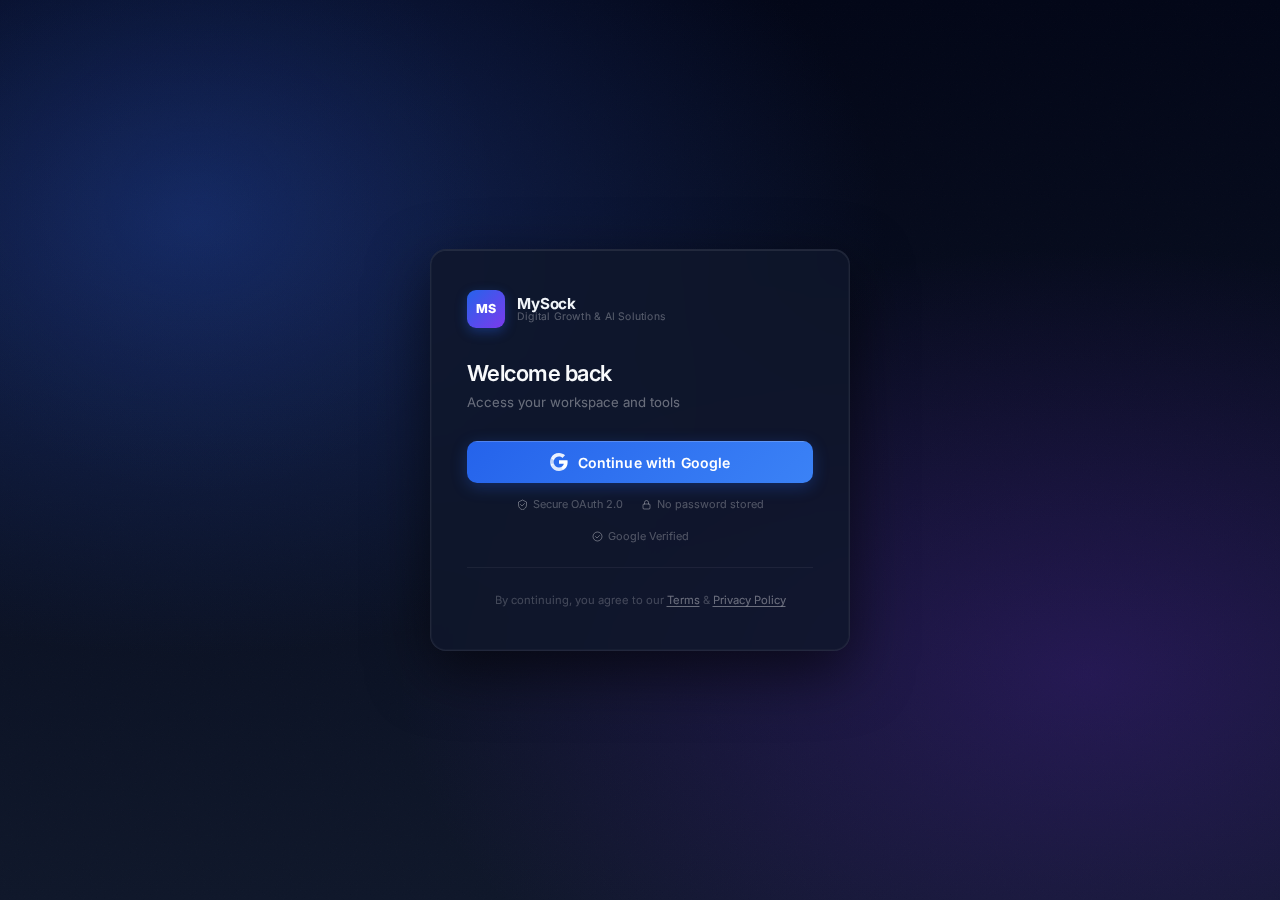
<file: login.html>
<!DOCTYPE html>
<html lang="en">
<head>
  <meta charset="UTF-8" />
  <meta name="viewport" content="width=device-width, initial-scale=1.0" />
  <meta name="description" content="Sign in to MySock — Digital Growth & AI Solutions" />
  <title>Sign In | MySock</title>
  <link rel="preconnect" href="https://fonts.googleapis.com" />
  <link rel="preconnect" href="https://fonts.gstatic.com" crossorigin />
  <link href="https://fonts.googleapis.com/css2?family=Inter:wght@400;500;600;700;800&display=swap" rel="stylesheet" />
  <link rel="stylesheet" href="css/login.css" />
  <script src="https://accounts.google.com/gsi/client" async defer></script>
  <script src="js/auth.js"></script>
  <script>
    document.addEventListener('DOMContentLoaded', function () {
      if (window.MySockAuth && window.MySockAuth.isLoggedIn()) {
        window.location.replace('index.html');
      }
    });
  </script>
</head>
<body>

  <div class="login-bg">
    <div class="login-card">

      <!-- Brand -->
      <div class="login-logo">
        <div class="login-logo-mark">MS</div>
        <div class="login-logo-text">
          <span class="login-logo-name">MySock</span>
          <span class="login-logo-tag">Digital Growth &amp; AI Solutions</span>
        </div>
      </div>

      <!-- Heading -->
      <div class="login-heading">
        <h1>Welcome back</h1>
        <p>Access your workspace and tools</p>
      </div>

      <!-- Google button — single, no duplicates -->
      <button class="login-google-btn" id="googleSignInBtn" type="button">
        <svg width="18" height="18" viewBox="0 0 18 18" fill="none" aria-hidden="true">
          <path d="M17.64 9.2c0-.637-.057-1.251-.164-1.84H9v3.481h4.844a4.14 4.14 0 01-1.796 2.716v2.259h2.908c1.702-1.567 2.684-3.875 2.684-6.615z" fill="#fff"/>
          <path d="M9 18c2.43 0 4.467-.806 5.956-2.18l-2.908-2.259c-.806.54-1.837.86-3.048.86-2.344 0-4.328-1.584-5.036-3.711H.957v2.332A8.997 8.997 0 009 18z" fill="rgba(255,255,255,0.85)"/>
          <path d="M3.964 10.71A5.41 5.41 0 013.682 9c0-.593.102-1.17.282-1.71V4.958H.957A8.996 8.996 0 000 9c0 1.452.348 2.827.957 4.042l3.007-2.332z" fill="rgba(255,255,255,0.7)"/>
          <path d="M9 3.58c1.321 0 2.508.454 3.44 1.345l2.582-2.58C13.463.891 11.426 0 9 0A8.997 8.997 0 00.957 4.958L3.964 7.29C4.672 5.163 6.656 3.58 9 3.58z" fill="rgba(255,255,255,0.9)"/>
        </svg>
        Continue with Google
      </button>

      <!-- Trust indicators -->
      <div class="login-trust" aria-label="Security information">
        <span class="login-trust-item">
          <svg width="11" height="11" viewBox="0 0 11 11" fill="none" aria-hidden="true">
            <path d="M5.5 1L1.5 3v3c0 2.2 1.7 4.2 4 4.8 2.3-.6 4-2.6 4-4.8V3L5.5 1z" stroke="rgba(255,255,255,0.35)" stroke-width="1" stroke-linejoin="round"/>
            <path d="M3.5 5.5l1.5 1.5 2.5-2.5" stroke="rgba(255,255,255,0.35)" stroke-width="1" stroke-linecap="round" stroke-linejoin="round"/>
          </svg>
          Secure OAuth 2.0
        </span>
        <span class="login-trust-item">
          <svg width="11" height="11" viewBox="0 0 11 11" fill="none" aria-hidden="true">
            <rect x="2" y="5" width="7" height="5" rx="1" stroke="rgba(255,255,255,0.35)" stroke-width="1"/>
            <path d="M3.5 5V3.5a2 2 0 014 0V5" stroke="rgba(255,255,255,0.35)" stroke-width="1" stroke-linecap="round"/>
          </svg>
          No password stored
        </span>
        <span class="login-trust-item">
          <svg width="11" height="11" viewBox="0 0 11 11" fill="none" aria-hidden="true">
            <circle cx="5.5" cy="5.5" r="4.5" stroke="rgba(255,255,255,0.35)" stroke-width="1"/>
            <path d="M3.5 5.5l1.5 1.5 2.5-2.5" stroke="rgba(255,255,255,0.35)" stroke-width="1" stroke-linecap="round" stroke-linejoin="round"/>
          </svg>
          Google Verified
        </span>
      </div>

      <div class="login-divider"></div>

      <p class="login-footer">
        By continuing, you agree to our
        <a href="terms.html">Terms</a> &amp; <a href="#">Privacy Policy</a>
      </p>

    </div>
  </div>

  <!-- Hidden GIS container for fallback flow -->
  <div id="gisFallback" style="position:absolute;opacity:0;pointer-events:none;top:-9999px;left:-9999px;" aria-hidden="true"></div>

  <script>
    (function () {
      var btn        = document.getElementById('googleSignInBtn');
      var LABEL_DEFAULT = 'Continue with Google';
      var LABEL_WAIT    = 'Opening Google\u2026';

      function resetBtn() {
        btn.disabled = false;
        btn.querySelector('span') && (btn.querySelector('span').textContent = LABEL_DEFAULT);
        // Restore full inner HTML
        btn.innerHTML =
          '<svg width="18" height="18" viewBox="0 0 18 18" fill="none" aria-hidden="true">' +
          '<path d="M17.64 9.2c0-.637-.057-1.251-.164-1.84H9v3.481h4.844a4.14 4.14 0 01-1.796 2.716v2.259h2.908c1.702-1.567 2.684-3.875 2.684-6.615z" fill="#fff"/>' +
          '<path d="M9 18c2.43 0 4.467-.806 5.956-2.18l-2.908-2.259c-.806.54-1.837.86-3.048.86-2.344 0-4.328-1.584-5.036-3.711H.957v2.332A8.997 8.997 0 009 18z" fill="rgba(255,255,255,0.85)"/>' +
          '<path d="M3.964 10.71A5.41 5.41 0 013.682 9c0-.593.102-1.17.282-1.71V4.958H.957A8.996 8.996 0 000 9c0 1.452.348 2.827.957 4.042l3.007-2.332z" fill="rgba(255,255,255,0.7)"/>' +
          '<path d="M9 3.58c1.321 0 2.508.454 3.44 1.345l2.582-2.58C13.463.891 11.426 0 9 0A8.997 8.997 0 00.957 4.958L3.964 7.29C4.672 5.163 6.656 3.58 9 3.58z" fill="rgba(255,255,255,0.9)"/>' +
          '</svg>Continue with Google';
      }

      function initGIS() {
        if (!window.google || !window.google.accounts) return;

        google.accounts.id.initialize({
          client_id:             '841060951560-b3sro1dikmss5al5k0infucon3s61q8k.apps.googleusercontent.com',
          callback:              window.MySockAuth._handleCredential,
          auto_select:           false,
          cancel_on_tap_outside: true,
        });

        // Render hidden button for popup fallback
        google.accounts.id.renderButton(
          document.getElementById('gisFallback'),
          { theme: 'outline', size: 'large', width: 1 }
        );

        // Silently attempt One Tap
        google.accounts.id.prompt();
      }

      btn.addEventListener('click', function () {
        if (!window.google || !window.google.accounts) {
          alert('Google sign-in unavailable. Please disable ad blockers and reload.');
          return;
        }

        btn.disabled = true;
        btn.textContent = LABEL_WAIT;

        google.accounts.id.prompt(function (notification) {
          if (notification.isNotDisplayed() || notification.isSkippedMoment()) {
            // One Tap blocked — trigger the hidden GIS button
            var gisBtn = document.querySelector('#gisFallback [role="button"]');
            if (gisBtn) {
              gisBtn.click();
            } else {
              resetBtn();
            }
          }
          // Reset after 3s in case user dismisses
          setTimeout(resetBtn, 3000);
        });
      });

      if (document.readyState === 'complete') {
        initGIS();
      } else {
        window.addEventListener('load', initGIS);
      }
    })();
  </script>

</body>
</html>
</file>
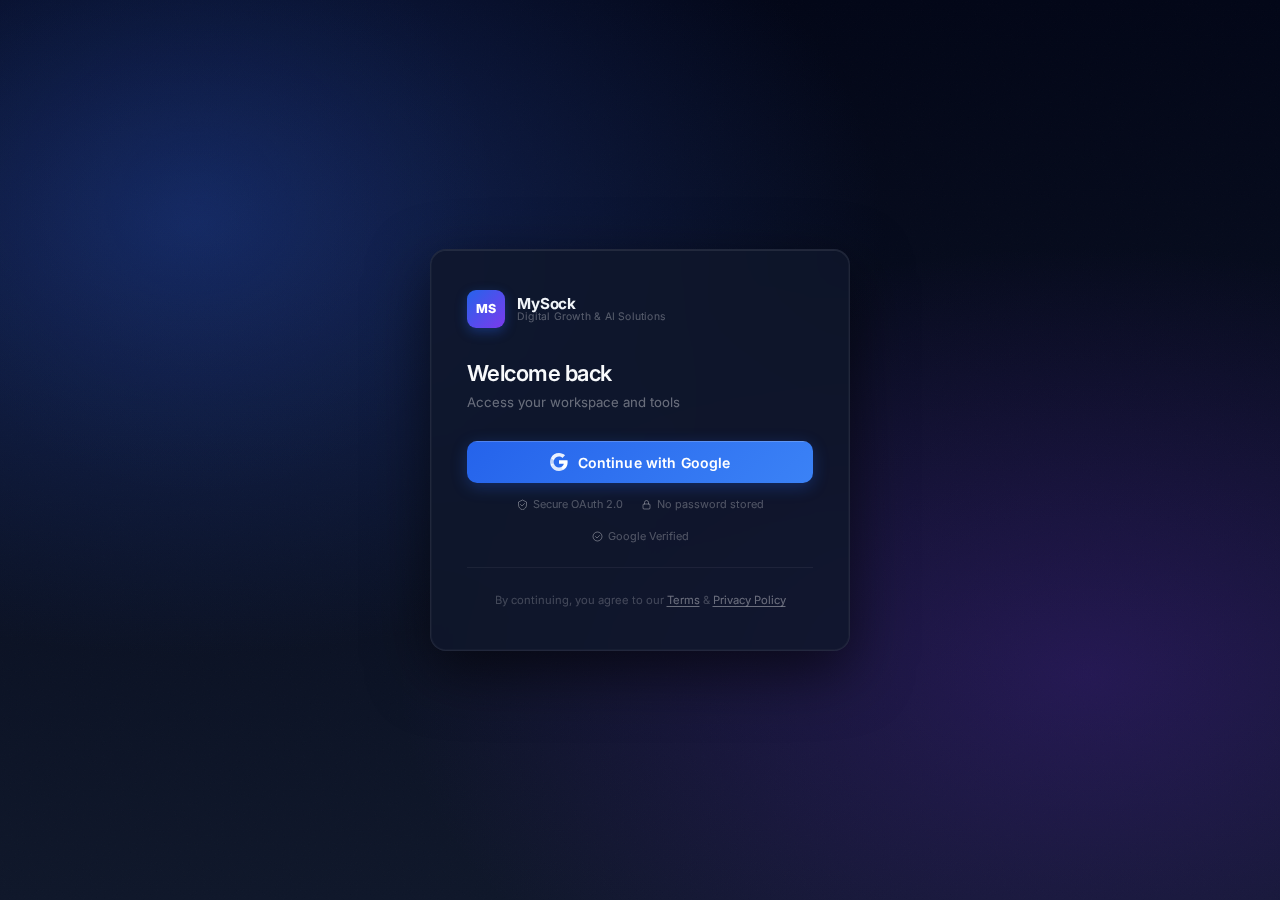
<file: profile.html>
<!DOCTYPE html>
<html lang="en">
<head>
  <meta charset="UTF-8" />
  <meta name="viewport" content="width=device-width, initial-scale=1.0" />
  <meta name="robots" content="noindex, nofollow" />
  <title>Profile | MySock</title>
  <link rel="preconnect" href="https://fonts.googleapis.com" />
  <link rel="preconnect" href="https://fonts.gstatic.com" crossorigin />
  <link href="https://fonts.googleapis.com/css2?family=Merriweather:wght@400;700&family=Inter:wght@400;500;600;700&display=swap" rel="stylesheet" />
  <link rel="stylesheet" href="css/style.css" />
  <link rel="stylesheet" href="css/pages.css" />
  <script src="js/users.js"></script>
  <script src="js/auth.js"></script>
  <script src="js/guard.js"></script>
</head>
<body class="dash-body">

  <aside class="dash-sidebar" id="dashSidebar">
    <div class="dash-sidebar-header">
      <a href="index.html" class="logo">
        <div class="logo-icon">M</div>
        <div class="logo-text">
          <span class="logo-name">MySock</span>
          <span class="logo-tagline">Client Portal</span>
        </div>
      </a>
      <button class="dash-sidebar-close" id="sidebarClose" aria-label="Close menu">
        <svg width="18" height="18" viewBox="0 0 18 18" fill="none"><path d="M2 2l14 14M16 2L2 16" stroke="currentColor" stroke-width="2" stroke-linecap="round"/></svg>
      </button>
    </div>
    <nav class="dash-nav">
      <ul>
        <li><a href="services.html" class="dash-nav-link"><svg width="18" height="18" viewBox="0 0 18 18" fill="none"><rect x="2" y="2" width="6" height="6" rx="1" stroke="currentColor" stroke-width="1.5"/><rect x="10" y="2" width="6" height="6" rx="1" stroke="currentColor" stroke-width="1.5"/><rect x="2" y="10" width="6" height="6" rx="1" stroke="currentColor" stroke-width="1.5"/><rect x="10" y="10" width="6" height="6" rx="1" stroke="currentColor" stroke-width="1.5"/></svg>Services</a></li>
        <li><a href="services.html" class="dash-nav-link"><svg width="18" height="18" viewBox="0 0 18 18" fill="none"><path d="M3 14l4-5 3 2.5 4-6 3 3" stroke="currentColor" stroke-width="1.5" stroke-linecap="round" stroke-linejoin="round"/></svg>Services</a></li>
        <li><a href="work.html" class="dash-nav-link"><svg width="18" height="18" viewBox="0 0 18 18" fill="none"><rect x="2" y="4" width="14" height="11" rx="1.5" stroke="currentColor" stroke-width="1.5"/><path d="M6 4V3a1 1 0 011-1h4a1 1 0 011 1v1" stroke="currentColor" stroke-width="1.5"/></svg>Projects</a></li>
        <li><a href="profile.html" class="dash-nav-link active"><svg width="18" height="18" viewBox="0 0 18 18" fill="none"><circle cx="9" cy="6" r="3" stroke="currentColor" stroke-width="1.5"/><path d="M3 15c0-3.314 2.686-6 6-6s6 2.686 6 6" stroke="currentColor" stroke-width="1.5" stroke-linecap="round"/></svg>Profile</a></li>
        <li><a href="contact.html" class="dash-nav-link"><svg width="18" height="18" viewBox="0 0 18 18" fill="none"><path d="M2.5 4.5h13a1 1 0 011 1v7a1 1 0 01-1 1h-13a1 1 0 01-1-1v-7a1 1 0 011-1z" stroke="currentColor" stroke-width="1.5"/><path d="M2.5 5.5l6.5 5 6.5-5" stroke="currentColor" stroke-width="1.5" stroke-linecap="round"/></svg>Support</a></li>
      </ul>
    </nav>
    <div class="dash-sidebar-footer">
      <div class="dash-user-card" id="dashUserCard"></div>
      <button class="dash-signout-btn" id="dashSignOutBtn">
        <svg width="16" height="16" viewBox="0 0 16 16" fill="none"><path d="M6 2H3a1 1 0 00-1 1v10a1 1 0 001 1h3M10 11l3-3-3-3M13 8H6" stroke="currentColor" stroke-width="1.5" stroke-linecap="round" stroke-linejoin="round"/></svg>
        Sign Out
      </button>
    </div>
  </aside>

  <div class="dash-sidebar-overlay" id="sidebarOverlay"></div>

  <div class="dash-main">
    <header class="dash-topbar">
      <button class="dash-menu-btn" id="dashMenuBtn" aria-label="Open menu"><span></span><span></span><span></span></button>
      <div class="dash-topbar-title">Profile</div>
      <div class="dash-topbar-right">
        <div class="dash-topbar-user" id="dashTopbarUser"></div>
      </div>
    </header>

    <div class="dash-content">
      <div class="dash-welcome">
        <div class="dash-welcome-text">
          <h1>Your Profile</h1>
          <p>Account information sourced from your Google account.</p>
        </div>
      </div>

      <div class="profile-layout">
        <!-- Profile card -->
        <div class="dash-card profile-card">
          <div class="profile-avatar-wrap">
            <img id="profileAvatar" src="" alt="" class="profile-avatar" />
            <div class="profile-avatar-fallback" id="profileAvatarFallback"></div>
          </div>
          <h2 id="profileName" class="profile-name"></h2>
          <p id="profileEmail" class="profile-email"></p>
          <span class="profile-badge">Verified Account</span>
        </div>

        <!-- Account details -->
        <div class="dash-card">
          <div class="dash-card-header">
            <h3>Account Details</h3>
          </div>
          <div class="profile-details">
            <div class="profile-detail-row">
              <span class="profile-detail-label">Full Name</span>
              <span class="profile-detail-value" id="detailName">—</span>
            </div>
            <div class="profile-detail-row">
              <span class="profile-detail-label">Email Address</span>
              <span class="profile-detail-value" id="detailEmail">—</span>
            </div>
            <div class="profile-detail-row">
              <span class="profile-detail-label">Account ID</span>
              <span class="profile-detail-value profile-detail-value--mono" id="detailId">—</span>
            </div>
            <div class="profile-detail-row">
              <span class="profile-detail-label">Authentication</span>
              <span class="profile-detail-value">Google Identity Services</span>
            </div>
            <div class="profile-detail-row">
              <span class="profile-detail-label">Session Expires</span>
              <span class="profile-detail-value" id="detailExpiry">—</span>
            </div>
            <div class="profile-detail-row">
              <span class="profile-detail-label">Account Status</span>
              <span class="profile-detail-value"><span class="dash-service-status dash-service-status--active">Active</span></span>
            </div>
          </div>
        </div>

        <!-- Security -->
        <div class="dash-card">
          <div class="dash-card-header">
            <h3>Security</h3>
          </div>
          <div class="profile-security">
            <div class="profile-security-item">
              <div class="profile-security-icon">
                <svg width="20" height="20" viewBox="0 0 20 20" fill="none"><path d="M10 2L4 5v5c0 3.55 2.56 6.88 6 7.93C13.44 16.88 16 13.55 16 10V5l-6-3z" stroke="currentColor" stroke-width="1.5" stroke-linejoin="round"/></svg>
              </div>
              <div>
                <strong>Google Sign-In</strong>
                <p>Your account is secured via Google OAuth 2.0. No password is stored by MySock.</p>
              </div>
            </div>
            <div class="profile-security-item">
              <div class="profile-security-icon">
                <svg width="20" height="20" viewBox="0 0 20 20" fill="none"><rect x="4" y="9" width="12" height="9" rx="1.5" stroke="currentColor" stroke-width="1.5"/><path d="M7 9V6a3 3 0 016 0v3" stroke="currentColor" stroke-width="1.5" stroke-linecap="round"/></svg>
              </div>
              <div>
                <strong>Session Security</strong>
                <p>Sessions expire after 8 hours of inactivity. Sign out when using shared devices.</p>
              </div>
            </div>
          </div>
          <button class="btn btn-outline" id="profileSignOutBtn" style="margin-top:24px;">
            <svg width="16" height="16" viewBox="0 0 16 16" fill="none"><path d="M6 2H3a1 1 0 00-1 1v10a1 1 0 001 1h3M10 11l3-3-3-3M13 8H6" stroke="currentColor" stroke-width="1.5" stroke-linecap="round" stroke-linejoin="round"/></svg>
            Sign Out of All Sessions
          </button>
        </div>
      </div>
    </div>
  </div>

  <script>
    // Profile page — demo mode population
    document.addEventListener('DOMContentLoaded', function () {
      var auth = window.MySockAuth;
      var user = auth.getUser();
      if (!user) return;

      var initials = (user.name || 'DU').split(' ').map(function (w) { return w[0]; }).join('').slice(0, 2).toUpperCase();

      // Avatar — demo user has no picture, show initials fallback
      var img      = document.getElementById('profileAvatar');
      var fallback = document.getElementById('profileAvatarFallback');
      if (user.picture) {
        img.src    = user.picture;
        img.alt    = user.name;
        img.onerror = function () { img.style.display = 'none'; fallback.style.display = 'flex'; };
      } else {
        img.style.display      = 'none';
        fallback.style.display = 'flex';
      }
      fallback.textContent = initials;

      document.getElementById('profileName').textContent  = user.name  || '—';
      document.getElementById('profileEmail').textContent = user.email || '—';
      document.getElementById('detailName').textContent   = user.name  || '—';
      document.getElementById('detailEmail').textContent  = user.email || '—';
      document.getElementById('detailId').textContent     = user.id    || '—';

      // Demo mode — no real token expiry
      var expiryEl = document.getElementById('detailExpiry');
      if (expiryEl) expiryEl.textContent = 'Demo session (no expiry)';

      var signOutBtn = document.getElementById('profileSignOutBtn');
      if (signOutBtn) {
        signOutBtn.addEventListener('click', function () {
          auth.signOut(function () { window.location.replace('login.html'); });
        });
      }
    });
  </script>
</body>
</html>
</file>
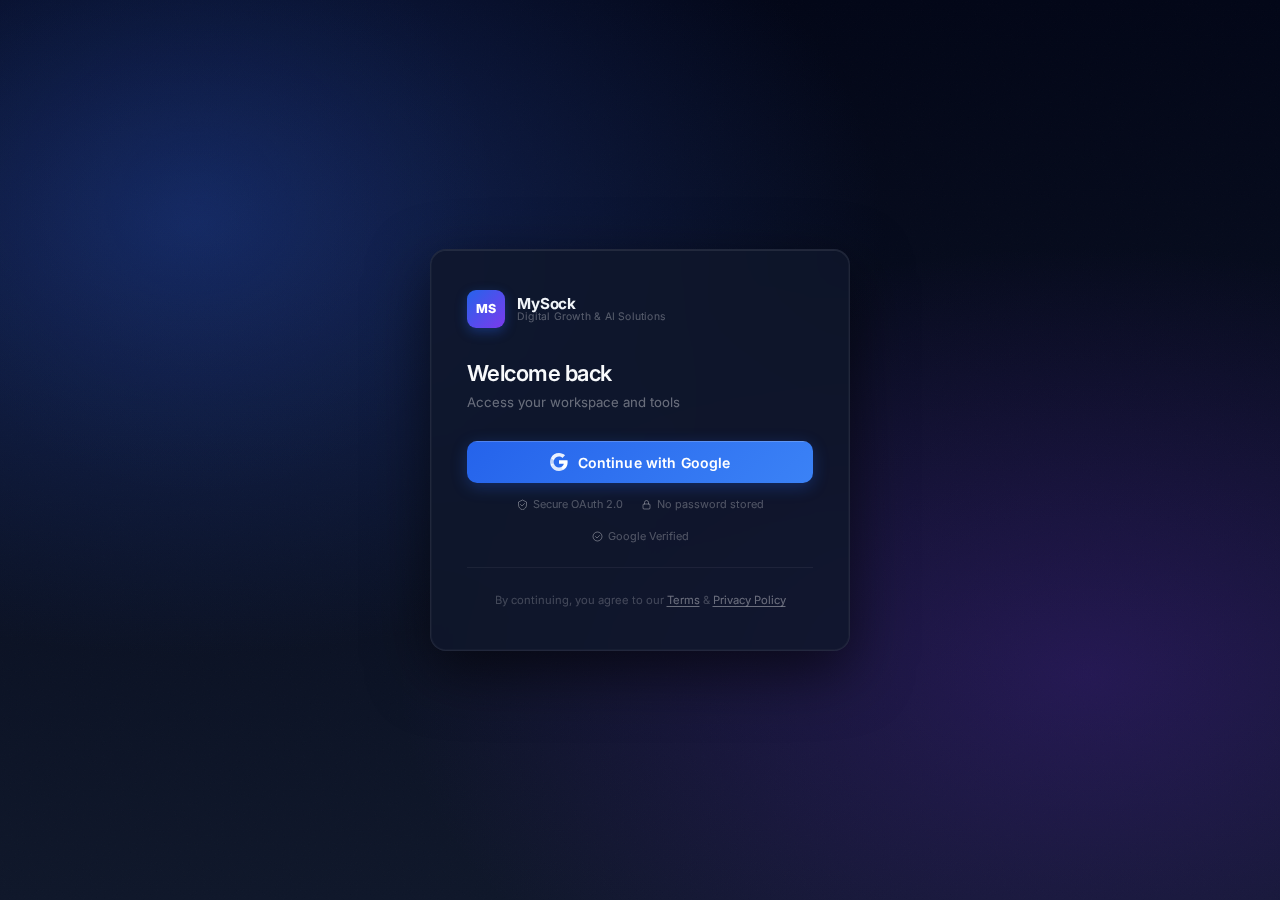
<file: services.html>
<!DOCTYPE html>
<html lang="en">
<head>
  <meta charset="UTF-8" />
  <meta name="viewport" content="width=device-width, initial-scale=1.0" />
  <meta name="description" content="MySock Services — Professional digital growth services for your business." />
  <title>Services | MySock</title>
  <link rel="preconnect" href="https://fonts.googleapis.com" />
  <link rel="preconnect" href="https://fonts.gstatic.com" crossorigin />
  <link href="https://fonts.googleapis.com/css2?family=Merriweather:wght@400;700&family=Inter:wght@400;500;600;700;800&display=swap" rel="stylesheet" />
  <link rel="stylesheet" href="css/style.css" />
  <link rel="stylesheet" href="css/services.css" />
  <script src="js/auth.js"></script>
  <script>
    document.documentElement.style.visibility = 'hidden';
    document.addEventListener('DOMContentLoaded', function () {
      window.MySockAuth.checkAuth();
      document.documentElement.style.visibility = '';
    });
  </script>
</head>
<body>

  <!-- TOP BAR -->
  <div class="topbar">
    <div class="container topbar-inner">
      <span>🚀 New services launching soon — WhatsApp us for early access.</span>
      <div class="topbar-links">
        <a href="contact.html">Contact</a>
        <span class="topbar-sep">|</span>
        <a href="index.html">Home</a>
      </div>
    </div>
  </div>

  <!-- HEADER -->
  <header class="header" id="header">
    <div class="container header-inner">
      <a href="index.html" class="logo">
        <div class="logo-icon">M</div>
        <div class="logo-text">
          <span class="logo-name">MySock</span>
          <span class="logo-tagline">Digital Growth & AI Solutions</span>
        </div>
      </a>
      <nav class="nav" id="mainNav">
        <ul class="nav-list">
          <li><a href="index.html" class="nav-link">Home</a></li>
          <li><a href="about.html" class="nav-link">About Us</a></li>
          <li><a href="services.html" class="nav-link active">Services</a></li>
          <li><a href="tools.html" class="nav-link">Tools</a></li>
          <li><a href="vision.html" class="nav-link">Vision & Mission</a></li>
          <li><a href="work.html" class="nav-link">Our Work</a></li>
          <li><a href="contact.html" class="nav-link">Contact</a></li>
        </ul>
      </nav>
      <div id="navUserSlot"></div>
      <button class="nav-toggle" id="navToggle" aria-label="Open menu">
        <span></span><span></span><span></span>
      </button>
    </div>
  </header>

  <main>

    <!-- PAGE BANNER -->
    <section class="svc-banner">
      <div class="container">
        <div class="svc-banner-inner">
          <div class="svc-banner-text">
            <div class="svc-eyebrow">What We Offer</div>
            <h1>Our Services</h1>
            <p>Professional digital solutions tailored to grow your business — from web development to AI automation.</p>
            <!-- Live clock -->
            <div class="svc-clock" id="svcClock"></div>
          </div>
          <div class="svc-banner-search">
            <div class="svc-search-wrap">
              <svg width="18" height="18" viewBox="0 0 18 18" fill="none" aria-hidden="true">
                <circle cx="7.5" cy="7.5" r="5" stroke="currentColor" stroke-width="1.8"/>
                <path d="M11.5 11.5L16 16" stroke="currentColor" stroke-width="1.8" stroke-linecap="round"/>
              </svg>
              <input type="text" id="svcSearch" placeholder="Search services…" autocomplete="off" aria-label="Search services" />
            </div>
          </div>
        </div>
      </div>
    </section>

    <!-- FILTER TABS -->
    <div class="svc-tabs-wrap" role="tablist" aria-label="Service categories">
      <div class="container">
        <div class="svc-tabs" id="svcTabs">
          <button class="svc-tab active" data-cat="All" role="tab" aria-selected="true">All Services</button>
          <button class="svc-tab" data-cat="Development" role="tab" aria-selected="false">Development</button>
          <button class="svc-tab" data-cat="Marketing" role="tab" aria-selected="false">Marketing</button>
          <button class="svc-tab" data-cat="Automation" role="tab" aria-selected="false">Automation</button>
          <button class="svc-tab" data-cat="E-commerce" role="tab" aria-selected="false">E-commerce</button>
          <button class="svc-tab" data-cat="Consulting" role="tab" aria-selected="false">Consulting</button>
        </div>
      </div>
    </div>

    <!-- SERVICES GRID -->
    <section class="svc-section">
      <div class="container">
        <div class="svc-results-bar">
          <span><strong id="svcCount">12</strong> services found</span>
        </div>

        <!-- Cards injected by services.js -->
        <div class="svc-grid" id="svcGrid" aria-live="polite"></div>

        <!-- Empty state -->
        <div class="svc-empty" id="svcEmpty" hidden>
          <div class="svc-empty-icon">🔍</div>
          <h3>No services found</h3>
          <p>Try a different search term or category.</p>
        </div>
      </div>
    </section>

    <!-- COMING SOON SECTION -->
    <section class="svc-soon-section">
      <div class="container">
        <div class="svc-soon-header">
          <div class="svc-soon-label">On the Roadmap</div>
          <h2>New Services Coming Soon</h2>
          <p>We're building more solutions to help your business grow. Stay tuned.</p>
        </div>
        <div class="svc-soon-grid">
          <div class="svc-soon-card">
            <div class="svc-soon-img svc-soon-img--1"></div>
            <div class="svc-soon-body">
              <span class="svc-soon-badge">Coming Soon</span>
              <h4>AI Chatbot Development</h4>
              <p>Custom AI-powered chatbots for customer support, lead gen & sales automation.</p>
              <button class="svc-soon-btn" disabled aria-disabled="true">Notify Me</button>
            </div>
          </div>
          <div class="svc-soon-card">
            <div class="svc-soon-img svc-soon-img--2"></div>
            <div class="svc-soon-body">
              <span class="svc-soon-badge">Coming Soon</span>
              <h4>Video Marketing Package</h4>
              <p>Short-form video content, reels, and YouTube strategy for brand growth.</p>
              <button class="svc-soon-btn" disabled aria-disabled="true">Notify Me</button>
            </div>
          </div>
          <div class="svc-soon-card">
            <div class="svc-soon-img svc-soon-img--3"></div>
            <div class="svc-soon-body">
              <span class="svc-soon-badge">Coming Soon</span>
              <h4>Data Analytics Dashboard</h4>
              <p>Real-time business intelligence dashboards with custom KPI tracking.</p>
              <button class="svc-soon-btn" disabled aria-disabled="true">Notify Me</button>
            </div>
          </div>
        </div>
      </div>
    </section>

    <!-- HURRY UP CTA -->
    <section class="svc-cta-section">
      <div class="container">
        <div class="svc-cta-inner">
          <div class="svc-cta-text">
            <h2>Limited Slots Available This Month</h2>
            <p>We take on a limited number of new clients each month to ensure quality. Don't miss your spot.</p>
          </div>
          <div class="svc-cta-actions">
            <a href="https://forms.gle/dLJEYVGHfj5khg3o7" target="_blank" rel="noopener" class="svc-hurry-btn">
              <span class="svc-hurry-pulse"></span>
              ⚡ Hurry Up – Book Now
            </a>
            <a href="https://wa.me/918057470837?text=Hi%2C%20I%20want%20to%20know%20more%20about%20your%20services" target="_blank" rel="noopener" class="svc-wa-btn">
              <svg width="18" height="18" viewBox="0 0 24 24" fill="currentColor" aria-hidden="true"><path d="M17.472 14.382c-.297-.149-1.758-.867-2.03-.967-.273-.099-.471-.148-.67.15-.197.297-.767.966-.94 1.164-.173.199-.347.223-.644.075-.297-.15-1.255-.463-2.39-1.475-.883-.788-1.48-1.761-1.653-2.059-.173-.297-.018-.458.13-.606.134-.133.298-.347.446-.52.149-.174.198-.298.298-.497.099-.198.05-.371-.025-.52-.075-.149-.669-1.612-.916-2.207-.242-.579-.487-.5-.669-.51-.173-.008-.371-.01-.57-.01-.198 0-.52.074-.792.372-.272.297-1.04 1.016-1.04 2.479 0 1.462 1.065 2.875 1.213 3.074.149.198 2.096 3.2 5.077 4.487.709.306 1.262.489 1.694.625.712.227 1.36.195 1.871.118.571-.085 1.758-.719 2.006-1.413.248-.694.248-1.289.173-1.413-.074-.124-.272-.198-.57-.347z"/><path d="M12 0C5.373 0 0 5.373 0 12c0 2.123.554 4.118 1.528 5.845L0 24l6.335-1.508A11.945 11.945 0 0012 24c6.627 0 12-5.373 12-12S18.627 0 12 0zm0 22c-1.885 0-3.65-.49-5.19-1.348l-.372-.22-3.762.896.952-3.668-.242-.378A9.944 9.944 0 012 12C2 6.477 6.477 2 12 2s10 4.477 10 10-4.477 10-10 10z"/></svg>
              Chat on WhatsApp
            </a>
          </div>
        </div>
      </div>
    </section>

  </main>

  <!-- FOOTER -->
  <footer class="footer">
    <div class="container footer-grid">
      <div class="footer-brand">
        <a href="index.html" class="logo"><div class="logo-icon">M</div><div class="logo-text"><span class="logo-name">MySock</span><span class="logo-tagline">Digital Growth & AI Solutions</span></div></a>
        <p>Helping organisations grow through intelligent systems, strategic clarity, and disciplined execution.</p>
      </div>
      <div class="footer-col"><h5>Company</h5><ul><li><a href="about.html">About Us</a></li><li><a href="vision.html">Vision & Mission</a></li><li><a href="work.html">Our Work</a></li><li><a href="contact.html">Contact</a></li></ul></div>
      <div class="footer-col"><h5>Services</h5><ul><li><a href="services.html">Development</a></li><li><a href="services.html">Marketing</a></li><li><a href="services.html">Automation</a></li><li><a href="tools.html">Free Tools</a></li></ul></div>
      <div class="footer-col">
        <h5>Contact</h5>
        <ul>
          <li><a href="mailto:info.mysock@zohomail.in">info.mysock@zohomail.in</a></li>
          <li><a href="https://wa.me/918057470837">+91 8057470837</a></li>
          <li>
            <a href="https://www.linkedin.com/company/my-souk.com" target="_blank" rel="noopener" class="footer-linkedin">
              <svg width="15" height="15" viewBox="0 0 24 24" fill="currentColor" aria-hidden="true"><path d="M20.447 20.452h-3.554v-5.569c0-1.328-.027-3.037-1.852-3.037-1.853 0-2.136 1.445-2.136 2.939v5.667H9.351V9h3.414v1.561h.046c.477-.9 1.637-1.85 3.37-1.85 3.601 0 4.267 2.37 4.267 5.455v6.286zM5.337 7.433a2.062 2.062 0 01-2.063-2.065 2.064 2.064 0 112.063 2.065zm1.782 13.019H3.555V9h3.564v11.452zM22.225 0H1.771C.792 0 0 .774 0 1.729v20.542C0 23.227.792 24 1.771 24h20.451C23.2 24 24 23.227 24 22.271V1.729C24 .774 23.2 0 22.222 0h.003z"/></svg>
              LinkedIn
            </a>
          </li>
        </ul>
      </div>
    </div>
    <div class="footer-bottom">
      <div class="container footer-bottom-inner">
        <p>© 2026 MySock. All rights reserved.</p>
        <div class="footer-legal"><a href="#">Privacy Policy</a><a href="terms.html">Terms & Conditions</a></div>
      </div>
    </div>
  </footer>

  <script src="js/main.js"></script>
  <script src="js/services.js"></script>
</body>
</html>
</file>
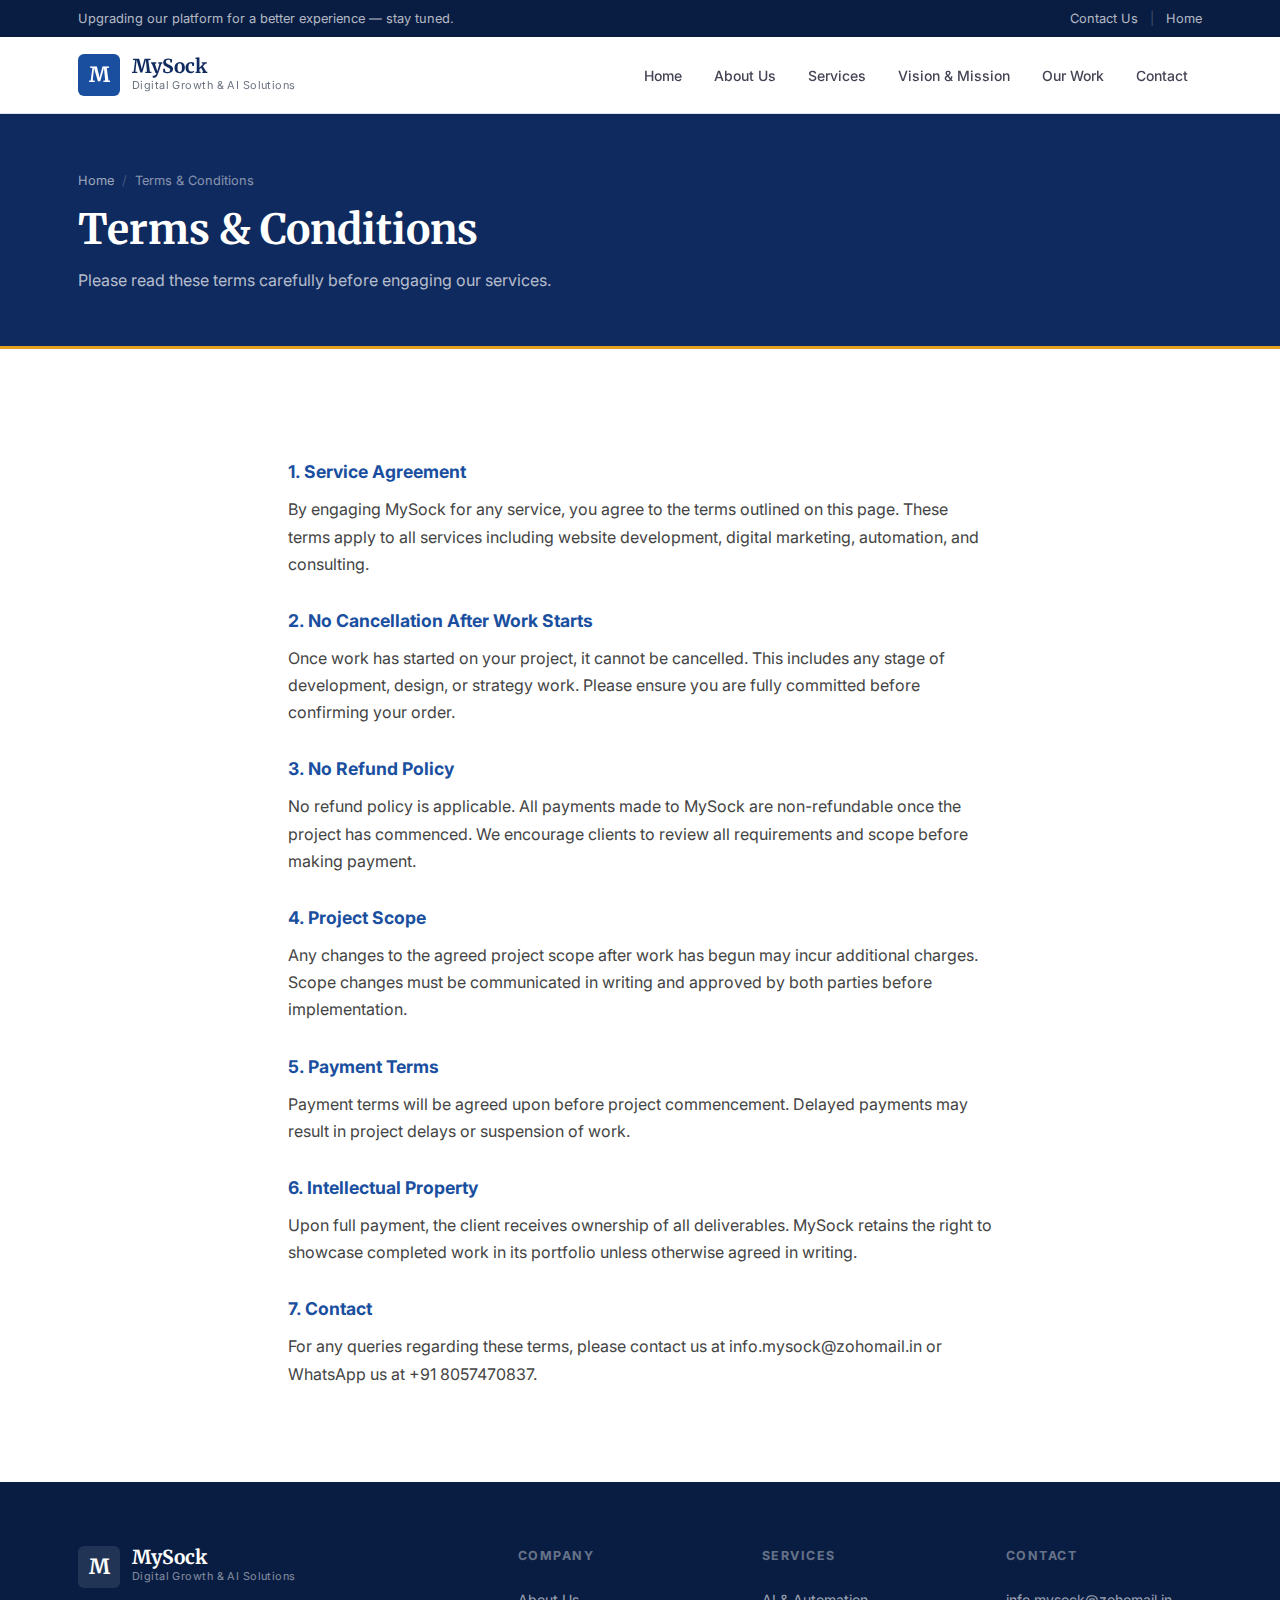
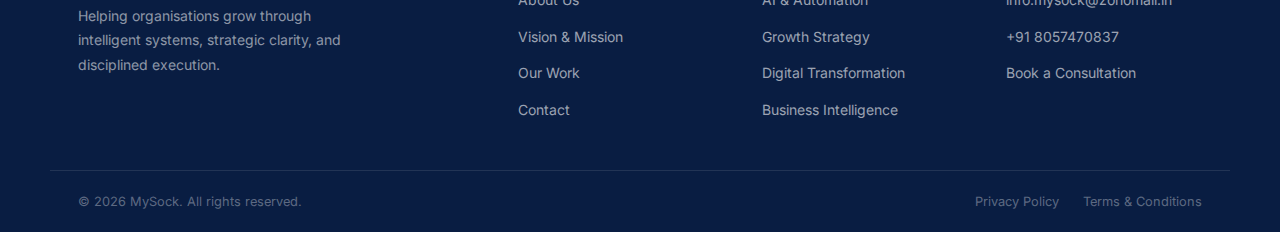
<file: terms.html>
<!DOCTYPE html>
<html lang="en">
<head>
  <meta charset="UTF-8" />
  <meta name="viewport" content="width=device-width, initial-scale=1.0" />
  <meta name="description" content="Terms & Conditions — MySock" />
  <title>Terms & Conditions | MySock</title>
  <link rel="preconnect" href="https://fonts.googleapis.com" />
  <link rel="preconnect" href="https://fonts.gstatic.com" crossorigin />
  <link href="https://fonts.googleapis.com/css2?family=Merriweather:wght@400;700&family=Inter:wght@400;500;600;700&display=swap" rel="stylesheet" />
  <link rel="stylesheet" href="css/style.css" />
  <link rel="stylesheet" href="css/pages.css" />
</head>
<body>
  <div class="topbar"><div class="container topbar-inner"><span>Upgrading our platform for a better experience — stay tuned.</span><div class="topbar-links"><a href="contact.html">Contact Us</a><span class="topbar-sep">|</span><a href="index.html">Home</a></div></div></div>
  <header class="header" id="header">
    <div class="container header-inner">
      <a href="index.html" class="logo"><div class="logo-icon">M</div><div class="logo-text"><span class="logo-name">MySock</span><span class="logo-tagline">Digital Growth & AI Solutions</span></div></a>
      <nav class="nav" id="mainNav">
        <ul class="nav-list">
          <li><a href="index.html" class="nav-link">Home</a></li>
          <li><a href="about.html" class="nav-link">About Us</a></li>
          <li><a href="services.html" class="nav-link">Services</a></li>
          <li><a href="vision.html" class="nav-link">Vision & Mission</a></li>
          <li><a href="work.html" class="nav-link">Our Work</a></li>
          <li><a href="contact.html" class="nav-link">Contact</a></li>
        </ul>
      </nav>
      <button class="nav-toggle" id="navToggle" aria-label="Open menu"><span></span><span></span><span></span></button>
    </div>
  </header>

  <main>
    <section class="page-banner">
      <div class="container">
        <div class="breadcrumb"><a href="index.html">Home</a> <span>/</span> Terms & Conditions</div>
        <h1>Terms & Conditions</h1>
        <p>Please read these terms carefully before engaging our services.</p>
      </div>
    </section>

    <section class="section-pad bg-white">
      <div class="container terms-content">

        <h3>1. Service Agreement</h3>
        <p>By engaging MySock for any service, you agree to the terms outlined on this page. These terms apply to all services including website development, digital marketing, automation, and consulting.</p>

        <h3>2. No Cancellation After Work Starts</h3>
        <p>Once work has started on your project, it cannot be cancelled. This includes any stage of development, design, or strategy work. Please ensure you are fully committed before confirming your order.</p>

        <h3>3. No Refund Policy</h3>
        <p>No refund policy is applicable. All payments made to MySock are non-refundable once the project has commenced. We encourage clients to review all requirements and scope before making payment.</p>

        <h3>4. Project Scope</h3>
        <p>Any changes to the agreed project scope after work has begun may incur additional charges. Scope changes must be communicated in writing and approved by both parties before implementation.</p>

        <h3>5. Payment Terms</h3>
        <p>Payment terms will be agreed upon before project commencement. Delayed payments may result in project delays or suspension of work.</p>

        <h3>6. Intellectual Property</h3>
        <p>Upon full payment, the client receives ownership of all deliverables. MySock retains the right to showcase completed work in its portfolio unless otherwise agreed in writing.</p>

        <h3>7. Contact</h3>
        <p>For any queries regarding these terms, please contact us at <a href="mailto:info.mysock@zohomail.in">info.mysock@zohomail.in</a> or WhatsApp us at <a href="https://wa.me/918057470837">+91 8057470837</a>.</p>

      </div>
    </section>
  </main>

  <footer class="footer">
    <div class="container footer-grid">
      <div class="footer-brand"><a href="index.html" class="logo"><div class="logo-icon">M</div><div class="logo-text"><span class="logo-name">MySock</span><span class="logo-tagline">Digital Growth & AI Solutions</span></div></a><p>Helping organisations grow through intelligent systems, strategic clarity, and disciplined execution.</p></div>
      <div class="footer-col"><h5>Company</h5><ul><li><a href="about.html">About Us</a></li><li><a href="vision.html">Vision & Mission</a></li><li><a href="work.html">Our Work</a></li><li><a href="contact.html">Contact</a></li></ul></div>
      <div class="footer-col"><h5>Services</h5><ul><li><a href="services.html">AI & Automation</a></li><li><a href="services.html">Growth Strategy</a></li><li><a href="services.html">Digital Transformation</a></li><li><a href="services.html">Business Intelligence</a></li></ul></div>
      <div class="footer-col"><h5>Contact</h5><ul><li><a href="mailto:info.mysock@zohomail.in">info.mysock@zohomail.in</a></li><li><a href="https://wa.me/918057470837">+91 8057470837</a></li><li><a href="https://forms.gle/iPxNgyC4pQBmYmrS8" target="_blank">Book a Consultation</a></li></ul></div>
    </div>
    <div class="footer-bottom"><div class="container footer-bottom-inner"><p>© 2026 MySock. All rights reserved.</p><div class="footer-legal"><a href="#">Privacy Policy</a><a href="terms.html">Terms & Conditions</a></div></div></div>
  </footer>
  <script src="js/auth.js"></script>
  <script src="js/main.js"></script>
</body>
</html>
</file>
<file: css/style.css>
/* ============================================
   MySock — Corporate Website Stylesheet
   ============================================ */

*, *::before, *::after { box-sizing: border-box; margin: 0; padding: 0; }

:root {
  --navy:       #0f2a5e;
  --navy-dark:  #091d42;
  --blue:       #1a4fa0;
  --blue-light: #2563c4;
  --accent:     #e8a020;
  --text:       #1a1a2e;
  --text-mid:   #444455;
  --text-light: #6b7280;
  --border:     #dde2ec;
  --bg-light:   #f4f6fb;
  --bg-white:   #ffffff;
  --radius:     6px;
  --radius-md:  10px;
  --shadow-sm:  0 1px 4px rgba(0,0,0,0.08);
  --shadow-md:  0 4px 20px rgba(0,0,0,0.10);
  --shadow-lg:  0 8px 40px rgba(0,0,0,0.12);
  --transition: 0.22s ease;
  --font-body:  'Inter', sans-serif;
  --font-serif: 'Merriweather', serif;
  --max-w:      1180px;
}

html { scroll-behavior: smooth; font-size: 16px; }

body {
  font-family: var(--font-body);
  color: var(--text);
  background: var(--bg-white);
  line-height: 1.65;
  -webkit-font-smoothing: antialiased;
}

img { max-width: 100%; display: block; }
a { color: inherit; text-decoration: none; }
ul { list-style: none; }

.container {
  max-width: var(--max-w);
  margin: 0 auto;
  padding: 0 28px;
}

.section-pad { padding: 80px 0; }
.bg-white  { background: var(--bg-white); }
.bg-light  { background: var(--bg-light); }
.bg-navy   { background: var(--navy); }

/* ============================================
   Typography
   ============================================ */
.section-title {
  font-family: var(--font-serif);
  font-size: clamp(1.6rem, 3vw, 2.2rem);
  font-weight: 700;
  color: var(--text);
  line-height: 1.3;
  margin-bottom: 16px;
}

.section-title.light { color: #fff; }

.section-sub {
  font-size: 1rem;
  color: var(--text-light);
  max-width: 600px;
  margin: 0 auto;
  line-height: 1.75;
}

.intro-label {
  display: inline-block;
  font-size: 0.72rem;
  font-weight: 700;
  letter-spacing: 0.14em;
  text-transform: uppercase;
  color: var(--blue);
  border-left: 3px solid var(--blue);
  padding-left: 10px;
  margin-bottom: 14px;
}

.intro-label.light {
  color: #a8c4f0;
  border-color: #a8c4f0;
}

.section-header-center {
  text-align: center;
  margin-bottom: 52px;
}

.section-header-center .intro-label {
  border-left: none;
  padding-left: 0;
  position: relative;
}

.section-header-center .intro-label::before,
.section-header-center .intro-label::after {
  content: '—';
  margin: 0 8px;
  opacity: 0.5;
}

/* ============================================
   Buttons
   ============================================ */
.btn {
  display: inline-flex;
  align-items: center;
  gap: 8px;
  font-family: var(--font-body);
  font-size: 0.9rem;
  font-weight: 600;
  padding: 12px 26px;
  border-radius: var(--radius);
  border: 2px solid transparent;
  cursor: pointer;
  transition: background var(--transition), color var(--transition), border-color var(--transition), transform var(--transition);
  white-space: nowrap;
}

.btn:hover { transform: translateY(-1px); }

.btn-primary {
  background: var(--blue);
  color: #fff;
  border-color: var(--blue);
}
.btn-primary:hover { background: var(--blue-light); border-color: var(--blue-light); }

.btn-outline {
  background: transparent;
  color: var(--blue);
  border-color: var(--blue);
}
.btn-outline:hover { background: var(--blue); color: #fff; }

.btn-outline-white {
  background: transparent;
  color: #fff;
  border-color: rgba(255,255,255,0.5);
}
.btn-outline-white:hover { background: rgba(255,255,255,0.1); border-color: #fff; }

.btn-white {
  background: #fff;
  color: var(--navy);
  border-color: #fff;
}
.btn-white:hover { background: #f0f4ff; }

/* ============================================
   Top Bar
   ============================================ */
.topbar {
  background: var(--navy-dark);
  color: rgba(255,255,255,0.7);
  font-size: 0.8rem;
  padding: 8px 0;
}

.topbar-inner {
  display: flex;
  align-items: center;
  justify-content: space-between;
  gap: 16px;
}

.topbar-links {
  display: flex;
  align-items: center;
  gap: 12px;
  flex-shrink: 0;
}

.topbar-links a {
  color: rgba(255,255,255,0.7);
  transition: color var(--transition);
}
.topbar-links a:hover { color: #fff; }

.topbar-sep { opacity: 0.3; }

/* ============================================
   Header
   ============================================ */
.header {
  background: #fff;
  border-bottom: 1px solid var(--border);
  position: sticky;
  top: 0;
  z-index: 100;
  box-shadow: var(--shadow-sm);
}

.header-inner {
  display: flex;
  align-items: center;
  height: 76px;
  gap: 32px;
}

.logo {
  display: flex;
  align-items: center;
  gap: 12px;
  flex-shrink: 0;
}

.logo-icon {
  width: 42px; height: 42px;
  background: var(--blue);
  color: #fff;
  font-family: var(--font-serif);
  font-size: 1.3rem;
  font-weight: 700;
  border-radius: var(--radius);
  display: flex;
  align-items: center;
  justify-content: center;
}

.logo-name {
  display: block;
  font-family: var(--font-serif);
  font-size: 1.2rem;
  font-weight: 700;
  color: var(--navy);
  line-height: 1.1;
}

.logo-tagline {
  display: block;
  font-size: 0.68rem;
  color: var(--text-light);
  letter-spacing: 0.04em;
}

.nav { margin-left: auto; }

.nav-list {
  display: flex;
  align-items: center;
  gap: 4px;
}

.nav-link {
  font-size: 0.875rem;
  font-weight: 500;
  color: var(--text-mid);
  padding: 8px 14px;
  border-radius: var(--radius);
  transition: color var(--transition), background var(--transition);
}

.nav-link:hover, .nav-link.active {
  color: var(--blue);
  background: #eef3fc;
}

.header-cta { margin-left: 12px; }

.nav-toggle {
  display: none;
  flex-direction: column;
  gap: 5px;
  background: none;
  border: none;
  cursor: pointer;
  padding: 8px;
  margin-left: auto;
}

.nav-toggle span {
  display: block;
  width: 22px; height: 2px;
  background: var(--text);
  border-radius: 2px;
  transition: var(--transition);
}

/* ============================================
   Hero
   ============================================ */
.hero {
  position: relative;
  min-height: 560px;
  display: flex;
  align-items: center;
  overflow: hidden;
}

.hero-bg-img {
  position: absolute;
  inset: 0;
  background:
    url('assets/hero-bg.jpg') center/cover no-repeat,
    linear-gradient(135deg, #0f2a5e 0%, #1a4fa0 60%, #2563c4 100%);
}

.hero-overlay {
  position: absolute;
  inset: 0;
  background: linear-gradient(90deg, rgba(9,29,66,0.92) 0%, rgba(9,29,66,0.7) 60%, rgba(9,29,66,0.3) 100%);
}

.hero-content {
  position: relative;
  z-index: 2;
  padding: 80px 28px;
}

.hero-text { max-width: 640px; }

.hero-eyebrow {
  font-size: 0.8rem;
  font-weight: 600;
  letter-spacing: 0.12em;
  text-transform: uppercase;
  color: var(--accent);
  margin-bottom: 16px;
}

.hero-headline {
  font-family: var(--font-serif);
  font-size: clamp(2rem, 4.5vw, 3rem);
  font-weight: 700;
  color: #fff;
  line-height: 1.2;
  margin-bottom: 20px;
}

.hero-sub {
  font-size: 1.05rem;
  color: rgba(255,255,255,0.8);
  line-height: 1.75;
  margin-bottom: 36px;
  max-width: 540px;
}

.hero-actions {
  display: flex;
  gap: 14px;
  flex-wrap: wrap;
}

/* ============================================
   Introduction
   ============================================ */
.intro-inner { max-width: 900px; margin: 0 auto; }

.intro-inner .section-title { margin-bottom: 28px; }

.intro-columns {
  display: grid;
  grid-template-columns: 1fr 1fr;
  gap: 32px;
  margin-bottom: 52px;
}

.intro-columns p {
  font-size: 0.975rem;
  color: var(--text-mid);
  line-height: 1.8;
}

.intro-stats {
  display: flex;
  align-items: center;
  justify-content: center;
  gap: 0;
  border: 1px solid var(--border);
  border-radius: var(--radius-md);
  overflow: hidden;
}

.stat {
  flex: 1;
  text-align: center;
  padding: 28px 20px;
}

.stat-num {
  display: block;
  font-family: var(--font-serif);
  font-size: 2rem;
  font-weight: 700;
  color: var(--blue);
  line-height: 1;
  margin-bottom: 6px;
}

.stat-desc {
  font-size: 0.8rem;
  color: var(--text-light);
  letter-spacing: 0.04em;
}

.stat-divider {
  width: 1px;
  height: 60px;
  background: var(--border);
  flex-shrink: 0;
}

/* ============================================
   About
   ============================================ */
.about-grid {
  display: grid;
  grid-template-columns: 1fr 1fr;
  gap: 72px;
  align-items: center;
}

.about-image {
  border-radius: var(--radius-md);
  overflow: hidden;
  box-shadow: var(--shadow-lg);
  aspect-ratio: 4/3;
  background: var(--border);
}

.about-image img {
  width: 100%; height: 100%;
  object-fit: cover;
}

.img-placeholder {
  background: linear-gradient(135deg, #dde2ec, #c8d0e4);
  display: flex;
  align-items: center;
  justify-content: center;
}

.img-placeholder::after {
  content: 'MySock Team';
  font-size: 0.9rem;
  color: var(--text-light);
  font-weight: 500;
}

.about-text p {
  font-size: 0.975rem;
  color: var(--text-mid);
  line-height: 1.8;
  margin-bottom: 16px;
}

.about-list {
  margin: 20px 0;
  display: flex;
  flex-direction: column;
  gap: 10px;
}

.about-list li {
  font-size: 0.9rem;
  color: var(--text-mid);
  padding-left: 20px;
  position: relative;
}

.about-list li::before {
  content: '';
  position: absolute;
  left: 0; top: 9px;
  width: 8px; height: 2px;
  background: var(--blue);
}

/* ============================================
   Vision & Mission
   ============================================ */
.vm-grid {
  display: grid;
  grid-template-columns: 1fr 1fr;
  gap: 28px;
}

.vm-card {
  background: var(--bg-light);
  border: 1px solid var(--border);
  border-radius: var(--radius-md);
  padding: 40px 36px;
}

.vm-card--accent {
  background: var(--navy);
  border-color: var(--navy);
  color: #fff;
}

.vm-icon {
  width: 56px; height: 56px;
  background: rgba(26,79,160,0.1);
  border-radius: var(--radius-md);
  display: flex;
  align-items: center;
  justify-content: center;
  margin-bottom: 24px;
}

.vm-card--accent .vm-icon {
  background: rgba(255,255,255,0.1);
}

.vm-card h3 {
  font-family: var(--font-serif);
  font-size: 1.3rem;
  font-weight: 700;
  margin-bottom: 14px;
  color: var(--navy);
}

.vm-card--accent h3 { color: #fff; }

.vm-card p {
  font-size: 0.95rem;
  color: var(--text-mid);
  line-height: 1.8;
  margin-bottom: 20px;
}

.vm-card--accent p { color: rgba(255,255,255,0.8); }

.vm-list {
  display: flex;
  flex-direction: column;
  gap: 10px;
}

.vm-list li {
  font-size: 0.875rem;
  color: var(--text-mid);
  padding-left: 18px;
  position: relative;
  line-height: 1.5;
}

.vm-list li::before {
  content: '✓';
  position: absolute;
  left: 0;
  color: var(--blue);
  font-weight: 700;
  font-size: 0.8rem;
}

.vm-card--accent .vm-list li { color: rgba(255,255,255,0.75); }
.vm-card--accent .vm-list li::before { color: #a8c4f0; }

/* ============================================
   Strengths
   ============================================ */
.strengths-grid {
  display: grid;
  grid-template-columns: repeat(3, 1fr);
  gap: 24px;
}

.strength-card {
  background: var(--bg-white);
  border: 1px solid var(--border);
  border-radius: var(--radius-md);
  padding: 32px 28px;
  transition: box-shadow var(--transition), border-color var(--transition), transform var(--transition);
}

.strength-card:hover {
  box-shadow: var(--shadow-md);
  border-color: #b8c8e8;
  transform: translateY(-3px);
}

.strength-icon {
  width: 52px; height: 52px;
  background: #eef3fc;
  border-radius: var(--radius);
  display: flex;
  align-items: center;
  justify-content: center;
  margin-bottom: 20px;
}

.strength-card h4 {
  font-family: var(--font-serif);
  font-size: 1rem;
  font-weight: 700;
  color: var(--navy);
  margin-bottom: 10px;
}

.strength-card p {
  font-size: 0.875rem;
  color: var(--text-light);
  line-height: 1.75;
}

/* ============================================
   Services Teaser
   ============================================ */
.services-teaser-inner {
  display: flex;
  align-items: center;
  justify-content: space-between;
  gap: 48px;
}

.services-teaser-text { max-width: 600px; }

.services-teaser-text .section-title {
  color: #fff;
  margin-bottom: 14px;
}

.services-teaser-text p {
  font-size: 0.975rem;
  color: rgba(255,255,255,0.75);
  line-height: 1.75;
}

.services-teaser-action { flex-shrink: 0; }

/* ============================================
   Work / Gallery
   ============================================ */
.work-grid {
  display: grid;
  grid-template-columns: repeat(3, 1fr);
  gap: 24px;
  margin-bottom: 40px;
}

.work-card {
  border: 1px solid var(--border);
  border-radius: var(--radius-md);
  overflow: hidden;
  background: var(--bg-white);
  transition: box-shadow var(--transition), transform var(--transition);
}

.work-card:hover {
  box-shadow: var(--shadow-md);
  transform: translateY(-3px);
}

.work-img {
  height: 180px;
  background: var(--bg-light);
  position: relative;
  overflow: hidden;
}

.work-img--1 { background: linear-gradient(135deg, #c8d8f0, #a0b8e0); }
.work-img--2 { background: linear-gradient(135deg, #d0e8d0, #a0c8a0); }
.work-img--3 { background: linear-gradient(135deg, #e8d0c8, #d0a898); }
.work-img--4 { background: linear-gradient(135deg, #d8d0e8, #b8a8d0); }
.work-img--5 { background: linear-gradient(135deg, #e8e0c8, #d0c090); }
.work-img--6 { background: linear-gradient(135deg, #c8e8e8, #90c8c8); }

.work-info { padding: 20px 22px; }

.work-tag {
  display: inline-block;
  font-size: 0.7rem;
  font-weight: 600;
  letter-spacing: 0.1em;
  text-transform: uppercase;
  color: var(--blue);
  background: #eef3fc;
  padding: 3px 10px;
  border-radius: 100px;
  margin-bottom: 10px;
}

.work-info h4 {
  font-family: var(--font-serif);
  font-size: 0.975rem;
  font-weight: 700;
  color: var(--navy);
  margin-bottom: 8px;
  line-height: 1.35;
}

.work-info p {
  font-size: 0.85rem;
  color: var(--text-light);
  line-height: 1.65;
}

.work-cta { text-align: center; }

/* ============================================
   Testimonials
   ============================================ */
.testimonials-grid {
  display: grid;
  grid-template-columns: repeat(3, 1fr);
  gap: 24px;
}

.testimonial-card {
  background: var(--bg-white);
  border: 1px solid var(--border);
  border-radius: var(--radius-md);
  padding: 32px 28px;
  position: relative;
}

.testimonial-quote {
  font-family: var(--font-serif);
  font-size: 3.5rem;
  color: var(--blue);
  opacity: 0.15;
  line-height: 1;
  margin-bottom: -12px;
}

.testimonial-card p {
  font-size: 0.9rem;
  color: var(--text-mid);
  line-height: 1.8;
  margin-bottom: 24px;
  font-style: italic;
}

.testimonial-author {
  display: flex;
  align-items: center;
  gap: 14px;
  border-top: 1px solid var(--border);
  padding-top: 20px;
}

.author-avatar {
  width: 42px; height: 42px;
  background: var(--blue);
  color: #fff;
  border-radius: 50%;
  display: flex;
  align-items: center;
  justify-content: center;
  font-size: 0.75rem;
  font-weight: 700;
  flex-shrink: 0;
}

.testimonial-author strong {
  display: block;
  font-size: 0.875rem;
  font-weight: 600;
  color: var(--navy);
}

.testimonial-author span {
  display: block;
  font-size: 0.78rem;
  color: var(--text-light);
  margin-top: 2px;
}

/* ============================================
   Final CTA
   ============================================ */
.final-cta-inner {
  display: flex;
  align-items: center;
  justify-content: space-between;
  gap: 48px;
}

.final-cta-text h2 {
  font-family: var(--font-serif);
  font-size: clamp(1.5rem, 3vw, 2rem);
  font-weight: 700;
  color: #fff;
  margin-bottom: 12px;
}

.final-cta-text p {
  font-size: 0.975rem;
  color: rgba(255,255,255,0.75);
  line-height: 1.75;
  max-width: 520px;
}

.final-cta-actions {
  display: flex;
  gap: 14px;
  flex-shrink: 0;
  flex-wrap: wrap;
}

/* ============================================
   Footer
   ============================================ */
.footer {
  background: var(--navy-dark);
  color: rgba(255,255,255,0.7);
  padding-top: 64px;
}

.footer-grid {
  display: grid;
  grid-template-columns: 2fr 1fr 1fr 1fr;
  gap: 48px;
  padding-bottom: 48px;
  border-bottom: 1px solid rgba(255,255,255,0.1);
}

.footer-brand .logo-name { color: #fff; }
.footer-brand .logo-tagline { color: rgba(255,255,255,0.5); }
.footer-brand .logo-icon { background: rgba(255,255,255,0.1); }

.footer-brand p {
  font-size: 0.875rem;
  color: rgba(255,255,255,0.55);
  line-height: 1.75;
  margin-top: 16px;
  max-width: 280px;
}

.footer-col h5 {
  font-size: 0.78rem;
  font-weight: 700;
  letter-spacing: 0.12em;
  text-transform: uppercase;
  color: rgba(255,255,255,0.4);
  margin-bottom: 20px;
}

.footer-col ul { display: flex; flex-direction: column; gap: 10px; }

.footer-col ul li a {
  font-size: 0.875rem;
  color: rgba(255,255,255,0.6);
  transition: color var(--transition);
}

.footer-col ul li a:hover { color: #fff; }

.footer-bottom { padding: 20px 0; }

.footer-bottom-inner {
  display: flex;
  align-items: center;
  justify-content: space-between;
}

.footer-bottom p {
  font-size: 0.8rem;
  color: rgba(255,255,255,0.35);
}

.footer-legal {
  display: flex;
  gap: 24px;
}

.footer-legal a {
  font-size: 0.8rem;
  color: rgba(255,255,255,0.35);
  transition: color var(--transition);
}

.footer-legal a:hover { color: rgba(255,255,255,0.7); }

/* ============================================
   Scroll Reveal
   ============================================ */
.reveal {
  opacity: 0;
  transform: translateY(20px);
  transition: opacity 0.6s ease, transform 0.6s ease;
}

.reveal.visible {
  opacity: 1;
  transform: translateY(0);
}

/* ============================================
   Responsive
   ============================================ */
@media (max-width: 1024px) {
  .intro-columns { grid-template-columns: 1fr; gap: 20px; }
  .about-grid { grid-template-columns: 1fr; gap: 48px; }
  .about-image { order: -1; }
  .vm-grid { grid-template-columns: 1fr; }
  .strengths-grid { grid-template-columns: repeat(2, 1fr); }
  .work-grid { grid-template-columns: repeat(2, 1fr); }
  .testimonials-grid { grid-template-columns: 1fr; }
  .footer-grid { grid-template-columns: 1fr 1fr; gap: 36px; }
  .services-teaser-inner { flex-direction: column; align-items: flex-start; }
  .final-cta-inner { flex-direction: column; align-items: flex-start; }
}

@media (max-width: 768px) {
  .section-pad { padding: 60px 0; }
  .topbar-inner { flex-direction: column; gap: 6px; text-align: center; }
  .nav, .header-cta { display: none; }
  .nav-toggle { display: flex; }
  .nav.open {
    display: block;
    position: fixed;
    top: 76px; left: 0; right: 0;
    background: #fff;
    border-bottom: 1px solid var(--border);
    box-shadow: var(--shadow-md);
    padding: 16px 0;
    z-index: 99;
  }
  .nav.open .nav-list { flex-direction: column; gap: 0; }
  .nav.open .nav-link { display: block; padding: 12px 28px; border-radius: 0; }
  .intro-stats { flex-direction: column; }
  .stat-divider { width: 60px; height: 1px; }
  .strengths-grid { grid-template-columns: 1fr; }
  .work-grid { grid-template-columns: 1fr; }
  .footer-grid { grid-template-columns: 1fr; }
  .footer-bottom-inner { flex-direction: column; gap: 12px; text-align: center; }
  .hero-actions { flex-direction: column; align-items: flex-start; }
  .final-cta-actions { flex-direction: column; }
}

@media (max-width: 480px) {
  .container { padding: 0 18px; }
  .hero-headline { font-size: 1.8rem; }
}

/* ============================================================
   Auth Modal
   ============================================================ */
.auth-modal-overlay {
  display: none;
  position: fixed;
  inset: 0;
  background: rgba(9,29,66,0.55);
  backdrop-filter: blur(3px);
  z-index: 200;
}

.auth-modal {
  display: none;
  position: fixed;
  top: 50%; left: 50%;
  transform: translate(-50%, -48%);
  width: 100%;
  max-width: 420px;
  background: var(--bg-white);
  border-radius: 12px;
  box-shadow: 0 24px 64px rgba(0,0,0,0.18);
  padding: 40px 36px 32px;
  z-index: 201;
  transition: transform 0.25s ease, opacity 0.25s ease;
}

.auth-modal-overlay.open,
.auth-modal.open {
  display: block;
}

.auth-modal.open {
  animation: modalIn 0.25s ease forwards;
}

@keyframes modalIn {
  from { opacity: 0; transform: translate(-50%, -44%); }
  to   { opacity: 1; transform: translate(-50%, -50%); }
}

.auth-modal-close {
  position: absolute;
  top: 16px; right: 16px;
  background: none;
  border: none;
  cursor: pointer;
  color: var(--text-light);
  padding: 6px;
  border-radius: var(--radius);
  transition: background var(--transition), color var(--transition);
}
.auth-modal-close:hover { background: var(--bg-light); color: var(--text); }

.auth-modal-logo {
  display: flex;
  align-items: center;
  gap: 10px;
  margin-bottom: 20px;
}

.auth-modal-logo .logo-name {
  font-family: var(--font-serif);
  font-size: 1.1rem;
  font-weight: 700;
  color: var(--navy);
}

.auth-modal-title {
  font-family: var(--font-serif);
  font-size: 1.35rem;
  font-weight: 700;
  color: var(--navy);
  margin-bottom: 8px;
}

.auth-modal-sub {
  font-size: 0.875rem;
  color: var(--text-light);
  line-height: 1.6;
  margin-bottom: 24px;
}

.auth-divider {
  display: flex;
  align-items: center;
  gap: 12px;
  margin-bottom: 20px;
}

.auth-divider::before,
.auth-divider::after {
  content: '';
  flex: 1;
  height: 1px;
  background: var(--border);
}

.auth-divider span {
  font-size: 0.78rem;
  color: var(--text-light);
  white-space: nowrap;
}

.google-btn-container {
  display: flex;
  justify-content: center;
  min-height: 44px;
  margin-bottom: 16px;
}

.auth-error {
  font-size: 0.82rem;
  color: #c0392b;
  background: #fdf0ee;
  border: 1px solid #f5c6c0;
  border-radius: var(--radius);
  padding: 10px 14px;
  margin-bottom: 12px;
  line-height: 1.5;
}

.auth-modal-note {
  font-size: 0.75rem;
  color: var(--text-light);
  text-align: center;
  line-height: 1.6;
  margin-top: 16px;
}

.auth-modal-note a {
  color: var(--blue);
  text-decoration: underline;
}

/* ============================================================
   Header Auth Slot
   ============================================================ */
.header-auth-slot {
  margin-left: 12px;
  display: flex;
  align-items: center;
  flex-shrink: 0;
}

.auth-user-chip {
  display: flex;
  align-items: center;
  gap: 8px;
  background: var(--bg-light);
  border: 1px solid var(--border);
  border-radius: 100px;
  padding: 5px 12px 5px 5px;
  cursor: default;
}

.auth-avatar {
  width: 30px; height: 30px;
  border-radius: 50%;
  object-fit: cover;
  flex-shrink: 0;
}

.auth-avatar-fallback {
  width: 30px; height: 30px;
  border-radius: 50%;
  background: var(--blue);
  color: #fff;
  font-size: 0.7rem;
  font-weight: 700;
  align-items: center;
  justify-content: center;
  flex-shrink: 0;
}

.auth-user-name {
  font-size: 0.85rem;
  font-weight: 600;
  color: var(--navy);
}

.auth-signout-btn {
  background: none;
  border: none;
  cursor: pointer;
  color: var(--text-light);
  padding: 4px;
  border-radius: 50%;
  display: flex;
  align-items: center;
  justify-content: center;
  transition: background var(--transition), color var(--transition);
}
.auth-signout-btn:hover { background: var(--border); color: var(--text); }

/* ============================================================
   Auth Guard Overlay (shown briefly on protected pages while checking)
   ============================================================ */
.auth-guard-screen {
  position: fixed;
  inset: 0;
  background: var(--bg-white);
  display: flex;
  flex-direction: column;
  align-items: center;
  justify-content: center;
  gap: 16px;
  z-index: 9999;
}

.auth-guard-screen .logo-icon {
  width: 52px; height: 52px;
  font-size: 1.5rem;
}

.auth-guard-screen p {
  font-size: 0.9rem;
  color: var(--text-light);
}

.auth-spinner {
  width: 28px; height: 28px;
  border: 3px solid var(--border);
  border-top-color: var(--blue);
  border-radius: 50%;
  animation: spin 0.7s linear infinite;
}

@keyframes spin { to { transform: rotate(360deg); } }

/* ============================================================
   Toast Notification
   ============================================================ */
.toast {
  position: fixed;
  bottom: 28px;
  left: 50%;
  transform: translateX(-50%) translateY(20px);
  background: var(--navy);
  color: #fff;
  font-size: 0.875rem;
  font-weight: 500;
  padding: 12px 24px;
  border-radius: 100px;
  box-shadow: 0 4px 20px rgba(0,0,0,0.2);
  z-index: 9999;
  opacity: 0;
  transition: opacity 0.25s ease, transform 0.25s ease;
  white-space: nowrap;
}

.toast--visible {
  opacity: 1;
  transform: translateX(-50%) translateY(0);
}

.toast--success { background: #1a6b3a; }
.toast--error   { background: #b91c1c; }

@media (max-width: 480px) {
  .auth-modal { padding: 32px 20px 24px; max-width: calc(100vw - 32px); }
}
</file>
<file: css/pages.css>
/* ============================================
   MySock — Inner Pages Styles
   ============================================ */

/* Page Banner */
.page-banner {
  background: var(--navy);
  padding: 56px 0 52px;
  border-bottom: 3px solid var(--accent);
}

.breadcrumb {
  font-size: 0.8rem;
  color: rgba(255,255,255,0.5);
  margin-bottom: 14px;
  display: flex;
  align-items: center;
  gap: 8px;
}

.breadcrumb a { color: rgba(255,255,255,0.6); transition: color var(--transition); }
.breadcrumb a:hover { color: #fff; }
.breadcrumb span { opacity: 0.4; }

.page-banner h1 {
  font-family: var(--font-serif);
  font-size: clamp(1.8rem, 4vw, 2.6rem);
  font-weight: 700;
  color: #fff;
  margin-bottom: 12px;
  line-height: 1.2;
}

.page-banner p {
  font-size: 1rem;
  color: rgba(255,255,255,0.7);
  max-width: 560px;
  line-height: 1.7;
}

/* Values Grid (About page) */
.values-grid {
  display: grid;
  grid-template-columns: repeat(4, 1fr);
  gap: 24px;
}

.value-item {
  background: var(--bg-white);
  border: 1px solid var(--border);
  border-radius: var(--radius-md);
  padding: 28px 24px;
  border-top: 3px solid var(--blue);
  transition: box-shadow var(--transition), transform var(--transition);
}

.value-item:hover {
  box-shadow: var(--shadow-md);
  transform: translateY(-3px);
}

.value-item h4 {
  font-family: var(--font-serif);
  font-size: 1rem;
  font-weight: 700;
  color: var(--navy);
  margin-bottom: 10px;
}

.value-item p {
  font-size: 0.875rem;
  color: var(--text-light);
  line-height: 1.7;
}

/* Metrics Row (About page) */
.metrics-row {
  display: grid;
  grid-template-columns: repeat(5, 1fr);
  gap: 0;
  border: 1px solid var(--border);
  border-radius: var(--radius-md);
  overflow: hidden;
}

.metric-item {
  text-align: center;
  padding: 36px 20px;
  border-right: 1px solid var(--border);
}

.metric-item:last-child { border-right: none; }

.metric-num {
  display: block;
  font-family: var(--font-serif);
  font-size: 2.2rem;
  font-weight: 700;
  color: var(--blue);
  line-height: 1;
  margin-bottom: 8px;
}

.metric-label {
  font-size: 0.8rem;
  color: var(--text-light);
  letter-spacing: 0.04em;
}

/* Services List (Services page) */
.services-list {
  display: flex;
  flex-direction: column;
  gap: 0;
  border: 1px solid var(--border);
  border-radius: var(--radius-md);
  overflow: hidden;
}

.service-row {
  display: grid;
  grid-template-columns: 80px 1fr auto;
  gap: 32px;
  align-items: start;
  padding: 40px 36px;
  border-bottom: 1px solid var(--border);
  transition: background var(--transition);
}

.service-row:last-child { border-bottom: none; }
.service-row:hover { background: var(--bg-light); }

.service-row-icon {
  width: 64px; height: 64px;
  background: #eef3fc;
  border-radius: var(--radius-md);
  display: flex;
  align-items: center;
  justify-content: center;
  flex-shrink: 0;
  margin-top: 4px;
}

.service-row-body h3 {
  font-family: var(--font-serif);
  font-size: 1.15rem;
  font-weight: 700;
  color: var(--navy);
  margin-bottom: 10px;
}

.service-row-body p {
  font-size: 0.9rem;
  color: var(--text-mid);
  line-height: 1.75;
  margin-bottom: 16px;
}

.service-features {
  display: flex;
  flex-direction: column;
  gap: 6px;
}

.service-features li {
  font-size: 0.85rem;
  color: var(--text-light);
  padding-left: 16px;
  position: relative;
}

.service-features li::before {
  content: '→';
  position: absolute;
  left: 0;
  color: var(--blue);
  font-size: 0.75rem;
}

.service-row-cta {
  flex-shrink: 0;
  padding-top: 4px;
}

/* Commitments Grid (Vision page) */
.commitments-grid {
  display: grid;
  grid-template-columns: repeat(2, 1fr);
  gap: 24px;
}

.commitment-item {
  background: var(--bg-white);
  border: 1px solid var(--border);
  border-radius: var(--radius-md);
  padding: 32px 28px;
  transition: box-shadow var(--transition), transform var(--transition);
}

.commitment-item:hover {
  box-shadow: var(--shadow-md);
  transform: translateY(-3px);
}

.commitment-num {
  display: block;
  font-size: 0.72rem;
  font-weight: 700;
  letter-spacing: 0.12em;
  color: var(--blue);
  margin-bottom: 12px;
}

.commitment-item h4 {
  font-family: var(--font-serif);
  font-size: 1.05rem;
  font-weight: 700;
  color: var(--navy);
  margin-bottom: 10px;
}

.commitment-item p {
  font-size: 0.875rem;
  color: var(--text-mid);
  line-height: 1.75;
}

/* Work Filter (Work page) */
.work-filter {
  display: flex;
  gap: 8px;
  flex-wrap: wrap;
  margin-bottom: 36px;
  padding-bottom: 24px;
  border-bottom: 1px solid var(--border);
}

.filter-btn {
  font-family: var(--font-body);
  font-size: 0.85rem;
  font-weight: 500;
  color: var(--text-mid);
  background: var(--bg-light);
  border: 1px solid var(--border);
  border-radius: var(--radius);
  padding: 8px 18px;
  cursor: pointer;
  transition: background var(--transition), color var(--transition), border-color var(--transition);
}

.filter-btn:hover, .filter-btn.active {
  background: var(--blue);
  color: #fff;
  border-color: var(--blue);
}

/* Contact Layout */
.contact-layout {
  display: grid;
  grid-template-columns: 1fr 1.8fr;
  gap: 72px;
  align-items: start;
}

.contact-sidebar h3 {
  font-family: var(--font-serif);
  font-size: 1.3rem;
  font-weight: 700;
  color: var(--navy);
  margin-bottom: 14px;
}

.contact-sidebar > p {
  font-size: 0.9rem;
  color: var(--text-mid);
  line-height: 1.75;
  margin-bottom: 32px;
}

.contact-info-list {
  display: flex;
  flex-direction: column;
  gap: 20px;
  margin-bottom: 32px;
}

.contact-info-item {
  display: flex;
  align-items: flex-start;
  gap: 14px;
}

.contact-info-icon {
  width: 40px; height: 40px;
  background: #eef3fc;
  border-radius: var(--radius);
  display: flex;
  align-items: center;
  justify-content: center;
  flex-shrink: 0;
}

.contact-info-label {
  display: block;
  font-size: 0.72rem;
  font-weight: 600;
  letter-spacing: 0.1em;
  text-transform: uppercase;
  color: var(--text-light);
  margin-bottom: 3px;
}

.contact-info-value {
  display: block;
  font-size: 0.9rem;
  color: var(--text);
  font-weight: 500;
}

a.contact-info-value { color: var(--blue); }
a.contact-info-value:hover { text-decoration: underline; }

.contact-note {
  background: var(--bg-light);
  border: 1px solid var(--border);
  border-radius: var(--radius-md);
  padding: 20px;
}

.contact-note strong {
  display: block;
  font-size: 0.875rem;
  color: var(--navy);
  margin-bottom: 6px;
}

.contact-note p {
  font-size: 0.85rem;
  color: var(--text-light);
  line-height: 1.65;
}

/* Contact Form */
.contact-form {
  background: var(--bg-light);
  border: 1px solid var(--border);
  border-radius: var(--radius-md);
  padding: 40px;
}

.contact-form h3 {
  font-family: var(--font-serif);
  font-size: 1.2rem;
  font-weight: 700;
  color: var(--navy);
  margin-bottom: 28px;
  padding-bottom: 20px;
  border-bottom: 1px solid var(--border);
}

.form-row {
  display: grid;
  grid-template-columns: 1fr 1fr;
  gap: 16px;
}

.form-group {
  display: flex;
  flex-direction: column;
  gap: 6px;
  margin-bottom: 4px;
}

.form-group label {
  font-size: 0.82rem;
  font-weight: 600;
  color: var(--text-mid);
}

.req { color: var(--blue); }

.form-group input,
.form-group select,
.form-group textarea {
  font-family: var(--font-body);
  font-size: 0.9rem;
  color: var(--text);
  background: var(--bg-white);
  border: 1px solid var(--border);
  border-radius: var(--radius);
  padding: 10px 14px;
  outline: none;
  transition: border-color var(--transition), box-shadow var(--transition);
  resize: vertical;
}

.form-group input::placeholder,
.form-group textarea::placeholder { color: #b0b8c8; }

.form-group input:focus,
.form-group select:focus,
.form-group textarea:focus {
  border-color: var(--blue);
  box-shadow: 0 0 0 3px rgba(26,79,160,0.1);
}

.form-group select { cursor: pointer; }

.form-success {
  display: none;
  align-items: center;
  gap: 10px;
  background: #f0faf4;
  border: 1px solid #a8d8b8;
  border-radius: var(--radius);
  padding: 14px 18px;
  font-size: 0.875rem;
  color: #1a7a40;
  font-weight: 500;
  margin-top: 8px;
}

.form-success.visible { display: flex; }

/* Responsive */
@media (max-width: 1024px) {
  .values-grid { grid-template-columns: repeat(2, 1fr); }
  .metrics-row { grid-template-columns: repeat(3, 1fr); }
  .metrics-row .metric-item:nth-child(3) { border-right: none; }
  .metrics-row .metric-item:nth-child(4),
  .metrics-row .metric-item:nth-child(5) { border-top: 1px solid var(--border); }
  .service-row { grid-template-columns: 64px 1fr; }
  .service-row-cta { grid-column: 2; }
  .commitments-grid { grid-template-columns: 1fr; }
  .contact-layout { grid-template-columns: 1fr; gap: 48px; }
}

@media (max-width: 768px) {
  .page-banner { padding: 48px 0 40px; }
  .values-grid { grid-template-columns: 1fr; }
  .metrics-row { grid-template-columns: repeat(2, 1fr); }
  .metrics-row .metric-item { border-right: none; border-bottom: 1px solid var(--border); }
  .metrics-row .metric-item:last-child { border-bottom: none; }
  .service-row { grid-template-columns: 1fr; padding: 28px 24px; }
  .service-row-icon { display: none; }
  .service-row-cta { grid-column: 1; }
  .service-row-cta .btn { width: 100%; justify-content: center; }
  .contact-form { padding: 28px 20px; }
  .form-row { grid-template-columns: 1fr; }

  /* Work filter buttons wrap and stay in bounds */
  .work-filter { gap: 6px; }
  .filter-btn { font-size: 0.8rem; padding: 7px 14px; }

  /* Contact form submit button full width */
  .contact-form .btn[type="submit"],
  .contact-form button[type="submit"] {
    width: 100%;
    justify-content: center;
  }
}

@media (max-width: 480px) {
  .contact-form { padding: 20px 16px; }
  .page-banner { padding: 36px 0 32px; }
  .metrics-row { grid-template-columns: 1fr; }
  .metrics-row .metric-item { border-right: none; }
  .values-grid { grid-template-columns: 1fr; }

  /* Client list items full width */
  .client-list li { flex: 1 1 100%; }

  /* Work filter scroll horizontally if needed */
  .work-filter {
    overflow-x: auto;
    flex-wrap: nowrap;
    padding-bottom: 8px;
    scrollbar-width: none;
  }
  .work-filter::-webkit-scrollbar { display: none; }
  .filter-btn { flex-shrink: 0; }
}

/* Client List */
.client-list {
  list-style: none;
  display: flex;
  flex-wrap: wrap;
  gap: 12px;
  padding: 0;
  margin: 0 0 32px;
}
.client-list li {
  background: #f0f4ff;
  border-left: 4px solid #1a4fa0;
  padding: 12px 20px;
  border-radius: 6px;
  font-size: 0.95rem;
  font-weight: 500;
  color: #1a4fa0;
  flex: 1 1 260px;
}

/* Terms page */
.terms-content { max-width: 760px; margin: 0 auto; }
.terms-content h3 { margin: 28px 0 10px; font-size: 1.1rem; color: #1a4fa0; }
.terms-content p { margin-bottom: 14px; line-height: 1.7; color: #444; }

/* Contact submit button */
.btn-submit-full {
  width: 100%;
  justify-content: center;
  padding: 14px;
}
</file>
<file: css/dashboard.css>
﻿/* ============================================================
   MySock â€” Premium SaaS Dashboard
   Font: Inter + Plus Jakarta Sans
   ============================================================ */

*, *::before, *::after { box-sizing: border-box; margin: 0; padding: 0; }

:root {
  --bg:          #f8f9fc;
  --surface:     #ffffff;
  --surface-2:   #f1f3f9;
  --border:      #e5e8f0;
  --border-2:    #d0d5e8;
  --text-1:      #0f1729;
  --text-2:      #4a5578;
  --text-3:      #8b93b0;
  --blue:        #3b82f6;
  --blue-bg:     #eff6ff;
  --indigo:      #6366f1;
  --indigo-bg:   #eef2ff;
  --green:       #10b981;
  --green-bg:    #ecfdf5;
  --amber:       #f59e0b;
  --amber-bg:    #fffbeb;
  --red:         #ef4444;
  --red-bg:      #fef2f2;
  --purple:      #8b5cf6;
  --purple-bg:   #f5f3ff;
  --sidebar-bg:  #0f1729;
  --sidebar-w:   240px;
  --topbar-h:    60px;
  --radius-sm:   6px;
  --radius:      10px;
  --radius-lg:   14px;
  --shadow-sm:   0 1px 3px rgba(15,23,41,0.06), 0 1px 2px rgba(15,23,41,0.04);
  --shadow:      0 4px 16px rgba(15,23,41,0.08), 0 1px 4px rgba(15,23,41,0.04);
  --shadow-lg:   0 12px 40px rgba(15,23,41,0.10), 0 4px 12px rgba(15,23,41,0.06);
  --transition:  0.18s ease;
  --font:        'Inter', 'Plus Jakarta Sans', system-ui, sans-serif;
}

html { font-size: 15px; scroll-behavior: smooth; }

body {
  font-family: var(--font);
  background: var(--bg);
  color: var(--text-1);
  line-height: 1.6;
  -webkit-font-smoothing: antialiased;
  display: flex;
  min-height: 100vh;
}

a { text-decoration: none; color: inherit; }
ul { list-style: none; }
button { font-family: var(--font); cursor: pointer; }
img { max-width: 100%; display: block; }

/* ============================================================
   SIDEBAR
   ============================================================ */
.sidebar {
  width: var(--sidebar-w);
  background: var(--sidebar-bg);
  display: flex;
  flex-direction: column;
  position: fixed;
  top: 0; left: 0; bottom: 0;
  z-index: 300;
  transition: transform 0.25s cubic-bezier(0.4,0,0.2,1);
  overflow: hidden;
}

.sidebar-logo {
  display: flex;
  align-items: center;
  gap: 10px;
  padding: 18px 16px 14px;
  border-bottom: 1px solid rgba(255,255,255,0.06);
}

.sidebar-logo-mark {
  width: 32px; height: 32px;
  background: var(--indigo);
  border-radius: 8px;
  display: flex;
  align-items: center;
  justify-content: center;
  font-size: 1rem;
  font-weight: 800;
  color: #fff;
  flex-shrink: 0;
  letter-spacing: -0.02em;
}

.sidebar-logo-name {
  display: block;
  font-size: 0.9rem;
  font-weight: 700;
  color: #fff;
  line-height: 1.1;
}

.sidebar-logo-sub {
  display: block;
  font-size: 0.65rem;
  color: rgba(255,255,255,0.35);
  letter-spacing: 0.04em;
}

.sidebar-close-btn {
  display: none;
  background: none;
  border: none;
  color: rgba(255,255,255,0.4);
  padding: 6px;
  border-radius: var(--radius-sm);
  margin-left: auto;
  transition: color var(--transition), background var(--transition);
}
.sidebar-close-btn:hover { color: #fff; background: rgba(255,255,255,0.08); }

.sidebar-nav {
  flex: 1;
  padding: 12px 10px;
  overflow-y: auto;
  display: flex;
  flex-direction: column;
  gap: 20px;
}

.sidebar-nav-group { display: flex; flex-direction: column; gap: 2px; }

.sidebar-nav-label {
  font-size: 0.62rem;
  font-weight: 700;
  letter-spacing: 0.12em;
  text-transform: uppercase;
  color: rgba(255,255,255,0.22);
  padding: 0 10px;
  margin-bottom: 4px;
  display: block;
}

.sidebar-nav-item {
  display: flex;
  align-items: center;
  gap: 10px;
  padding: 9px 10px;
  border-radius: var(--radius-sm);
  font-size: 0.82rem;
  font-weight: 500;
  color: rgba(255,255,255,0.55);
  transition: background var(--transition), color var(--transition);
  position: relative;
}

.sidebar-nav-item:hover {
  background: rgba(255,255,255,0.06);
  color: rgba(255,255,255,0.85);
}

.sidebar-nav-item.active {
  background: rgba(99,102,241,0.18);
  color: #fff;
}

.sidebar-nav-item.active .sidebar-nav-icon { color: var(--indigo); }

.sidebar-nav-icon {
  width: 28px; height: 28px;
  display: flex;
  align-items: center;
  justify-content: center;
  flex-shrink: 0;
  color: rgba(255,255,255,0.4);
  transition: color var(--transition);
}

.sidebar-nav-item:hover .sidebar-nav-icon { color: rgba(255,255,255,0.7); }

.sidebar-nav-badge {
  margin-left: auto;
  font-size: 0.65rem;
  font-weight: 700;
  background: rgba(255,255,255,0.1);
  color: rgba(255,255,255,0.6);
  padding: 2px 7px;
  border-radius: 100px;
}

.sidebar-nav-badge--red {
  background: rgba(239,68,68,0.2);
  color: #fca5a5;
}

.sidebar-footer {
  padding: 12px 10px;
  border-top: 1px solid rgba(255,255,255,0.06);
  display: flex;
  flex-direction: column;
  gap: 8px;
}

.sidebar-user {
  display: flex;
  align-items: center;
  gap: 10px;
  padding: 8px 10px;
  border-radius: var(--radius-sm);
  background: rgba(255,255,255,0.04);
}

.sidebar-user-avatar {
  width: 30px; height: 30px;
  border-radius: 50%;
  background: var(--indigo);
  color: #fff;
  font-size: 0.68rem;
  font-weight: 700;
  display: flex;
  align-items: center;
  justify-content: center;
  flex-shrink: 0;
}

.sidebar-user-name {
  display: block;
  font-size: 0.78rem;
  font-weight: 600;
  color: rgba(255,255,255,0.85);
  white-space: nowrap;
  overflow: hidden;
  text-overflow: ellipsis;
}

.sidebar-user-role {
  display: block;
  font-size: 0.65rem;
  color: rgba(255,255,255,0.35);
}

.sidebar-logout-btn {
  display: flex;
  align-items: center;
  gap: 8px;
  width: 100%;
  padding: 8px 10px;
  background: none;
  border: 1px solid rgba(255,255,255,0.08);
  border-radius: var(--radius-sm);
  color: rgba(255,255,255,0.4);
  font-size: 0.78rem;
  font-weight: 500;
  transition: background var(--transition), color var(--transition), border-color var(--transition);
}

.sidebar-logout-btn:hover {
  background: rgba(239,68,68,0.1);
  color: #fca5a5;
  border-color: rgba(239,68,68,0.2);
}

.sidebar-overlay {
  display: none;
  position: fixed;
  inset: 0;
  background: rgba(0,0,0,0.45);
  z-index: 299;
  backdrop-filter: blur(2px);
}

/* ============================================================
   MAIN WRAPPER
   ============================================================ */
.main-wrapper {
  flex: 1;
  margin-left: var(--sidebar-w);
  display: flex;
  flex-direction: column;
  min-height: 100vh;
}

/* ============================================================
   TOPBAR
   ============================================================ */
.topbar {
  height: var(--topbar-h);
  background: var(--surface);
  border-bottom: 1px solid var(--border);
  display: flex;
  align-items: center;
  padding: 0 24px;
  gap: 12px;
  position: sticky;
  top: 0;
  z-index: 200;
  box-shadow: var(--shadow-sm);
}

.topbar-menu-btn {
  display: none;
  background: none;
  border: none;
  color: var(--text-2);
  padding: 6px;
  border-radius: var(--radius-sm);
  flex-shrink: 0;
  transition: background var(--transition);
}
.topbar-menu-btn:hover { background: var(--surface-2); }

.topbar-breadcrumb {
  display: flex;
  align-items: center;
  gap: 6px;
  font-size: 0.82rem;
}

.topbar-breadcrumb-root { color: var(--text-3); font-weight: 500; }
.topbar-breadcrumb svg { color: var(--text-3); }
.topbar-breadcrumb-page { color: var(--text-1); font-weight: 600; }

.topbar-actions {
  display: flex;
  align-items: center;
  gap: 6px;
  margin-left: auto;
}

.topbar-icon-btn {
  width: 34px; height: 34px;
  background: none;
  border: 1px solid var(--border);
  border-radius: var(--radius-sm);
  display: flex;
  align-items: center;
  justify-content: center;
  color: var(--text-2);
  transition: background var(--transition), border-color var(--transition);
  position: relative;
}

.topbar-icon-btn:hover {
  background: var(--surface-2);
  border-color: var(--border-2);
}

.topbar-notif-dot {
  position: absolute;
  top: 6px; right: 6px;
  width: 7px; height: 7px;
  border-radius: 50%;
  background: var(--red);
  border: 2px solid var(--surface);
}

.topbar-profile {
  display: flex;
  align-items: center;
  gap: 8px;
  padding: 4px 10px 4px 4px;
  background: var(--surface-2);
  border: 1px solid var(--border);
  border-radius: 100px;
  cursor: default;
  margin-left: 4px;
}

.topbar-profile-avatar {
  width: 26px; height: 26px;
  border-radius: 50%;
  background: var(--indigo);
  color: #fff;
  font-size: 0.62rem;
  font-weight: 700;
  display: flex;
  align-items: center;
  justify-content: center;
  flex-shrink: 0;
}

.topbar-profile-name {
  font-size: 0.78rem;
  font-weight: 600;
  color: var(--text-1);
}

/* ============================================================
   PAGE CONTENT
   ============================================================ */
.page-content {
  flex: 1;
  padding: 28px 28px 48px;
  display: flex;
  flex-direction: column;
  gap: 0;
}

.section { display: none; flex-direction: column; gap: 20px; }
.section.active { display: flex; }

.section-header {
  display: flex;
  align-items: flex-start;
  justify-content: space-between;
  gap: 16px;
  margin-bottom: 4px;
}

.section-header h2 {
  font-size: 1.2rem;
  font-weight: 700;
  color: var(--text-1);
  margin-bottom: 2px;
}

.section-header p {
  font-size: 0.82rem;
  color: var(--text-3);
}

/* ============================================================
   WELCOME PANEL
   ============================================================ */
.welcome-panel {
  background: linear-gradient(135deg, #0f1729 0%, #1e2d5a 100%);
  border-radius: var(--radius-lg);
  padding: 24px 28px;
  display: flex;
  align-items: center;
  justify-content: space-between;
  gap: 20px;
  flex-wrap: wrap;
}

.welcome-panel-left { display: flex; align-items: center; gap: 16px; }

.welcome-avatar {
  width: 48px; height: 48px;
  border-radius: 50%;
  background: var(--indigo);
  color: #fff;
  font-size: 1rem;
  font-weight: 700;
  display: flex;
  align-items: center;
  justify-content: center;
  flex-shrink: 0;
  border: 2px solid rgba(255,255,255,0.15);
}

.welcome-text h1 {
  font-size: 1.1rem;
  font-weight: 700;
  color: #fff;
  margin-bottom: 2px;
}

.welcome-text p {
  font-size: 0.8rem;
  color: rgba(255,255,255,0.55);
}

.welcome-panel-right {
  display: flex;
  flex-direction: column;
  align-items: flex-end;
  gap: 6px;
}

.welcome-status {
  display: flex;
  align-items: center;
  gap: 7px;
  font-size: 0.75rem;
  color: rgba(255,255,255,0.6);
}

.welcome-status-dot {
  width: 7px; height: 7px;
  border-radius: 50%;
  background: var(--green);
  box-shadow: 0 0 0 3px rgba(16,185,129,0.2);
  animation: pulse-green 2s infinite;
}

@keyframes pulse-green {
  0%, 100% { box-shadow: 0 0 0 3px rgba(16,185,129,0.2); }
  50% { box-shadow: 0 0 0 6px rgba(16,185,129,0.08); }
}

.welcome-date {
  font-size: 0.75rem;
  color: rgba(255,255,255,0.35);
}

/* ============================================================
   STATS ROW
   ============================================================ */
.stats-row {
  display: grid;
  grid-template-columns: repeat(5, 1fr);
  gap: 14px;
}

.stat-card {
  background: var(--surface);
  border: 1px solid var(--border);
  border-radius: var(--radius);
  padding: 18px 16px;
  transition: box-shadow var(--transition), transform var(--transition);
}

.stat-card:hover {
  box-shadow: var(--shadow);
  transform: translateY(-2px);
}

.stat-card-top {
  display: flex;
  align-items: center;
  justify-content: space-between;
  margin-bottom: 12px;
}

.stat-card-label {
  font-size: 0.72rem;
  font-weight: 600;
  color: var(--text-3);
  letter-spacing: 0.02em;
}

.stat-card-icon {
  width: 28px; height: 28px;
  border-radius: var(--radius-sm);
  display: flex;
  align-items: center;
  justify-content: center;
}

.stat-card-icon--blue   { background: var(--blue-bg);   color: var(--blue); }
.stat-card-icon--green  { background: var(--green-bg);  color: var(--green); }
.stat-card-icon--amber  { background: var(--amber-bg);  color: var(--amber); }
.stat-card-icon--purple { background: var(--purple-bg); color: var(--purple); }
.stat-card-icon--indigo { background: var(--indigo-bg); color: var(--indigo); }

.stat-card-value {
  font-size: 1.6rem;
  font-weight: 800;
  color: var(--text-1);
  line-height: 1;
  margin-bottom: 6px;
  letter-spacing: -0.02em;
}

.stat-card-change {
  display: flex;
  align-items: center;
  gap: 4px;
  font-size: 0.72rem;
  font-weight: 500;
}

.stat-card-change--up      { color: var(--green); }
.stat-card-change--down    { color: var(--red); }
.stat-card-change--neutral { color: var(--text-3); }

/* ============================================================
   OVERVIEW GRID
   ============================================================ */
.overview-grid {
  display: grid;
  grid-template-columns: 1.6fr 1fr;
  gap: 16px;
}

/* ============================================================
   CARD
   ============================================================ */
.card {
  background: var(--surface);
  border: 1px solid var(--border);
  border-radius: var(--radius);
  overflow: hidden;
}

.card-header {
  display: flex;
  align-items: center;
  justify-content: space-between;
  padding: 16px 20px;
  border-bottom: 1px solid var(--border);
}

.card-header-left {
  display: flex;
  align-items: center;
  gap: 10px;
}

.card-header-left h3 {
  font-size: 0.875rem;
  font-weight: 700;
  color: var(--text-1);
}

.card-header-count {
  font-size: 0.7rem;
  font-weight: 600;
  background: var(--indigo-bg);
  color: var(--indigo);
  padding: 2px 8px;
  border-radius: 100px;
}

.card-header-action {
  font-size: 0.75rem;
  font-weight: 600;
  color: var(--indigo);
  background: none;
  border: none;
  padding: 4px 8px;
  border-radius: var(--radius-sm);
  transition: background var(--transition);
}
.card-header-action:hover { background: var(--indigo-bg); }

/* ============================================================
   DATA TABLE
   ============================================================ */
.table-wrap { overflow-x: auto; }

.data-table {
  width: 100%;
  border-collapse: collapse;
  font-size: 0.8rem;
}

.data-table th {
  text-align: left;
  padding: 10px 16px;
  font-size: 0.68rem;
  font-weight: 700;
  letter-spacing: 0.06em;
  text-transform: uppercase;
  color: var(--text-3);
  background: var(--surface-2);
  border-bottom: 1px solid var(--border);
  white-space: nowrap;
}

.data-table td {
  padding: 12px 16px;
  border-bottom: 1px solid var(--border);
  color: var(--text-2);
  vertical-align: middle;
}

.data-table tbody tr:last-child td { border-bottom: none; }

.data-table tbody tr:hover td { background: #fafbff; }

.table-project-name {
  display: flex;
  align-items: center;
  gap: 8px;
  font-weight: 600;
  color: var(--text-1);
  white-space: nowrap;
}

.table-project-dot {
  width: 8px; height: 8px;
  border-radius: 50%;
  flex-shrink: 0;
}

.table-tag {
  font-size: 0.68rem;
  font-weight: 600;
  background: var(--surface-2);
  color: var(--text-2);
  padding: 3px 8px;
  border-radius: 100px;
  white-space: nowrap;
}

.table-progress {
  display: flex;
  align-items: center;
  gap: 8px;
  min-width: 120px;
  font-size: 0.72rem;
  color: var(--text-3);
}

.table-progress-bar {
  flex: 1;
  height: 5px;
  background: var(--surface-2);
  border-radius: 100px;
  overflow: hidden;
}

.table-progress-fill {
  height: 100%;
  border-radius: 100px;
}

.table-date {
  font-size: 0.75rem;
  color: var(--text-3);
  white-space: nowrap;
}

.table-owner {
  display: flex;
  align-items: center;
  gap: 7px;
  white-space: nowrap;
}

.table-owner-avatar {
  width: 22px; height: 22px;
  border-radius: 50%;
  background: var(--indigo-bg);
  color: var(--indigo);
  font-size: 0.6rem;
  font-weight: 700;
  display: flex;
  align-items: center;
  justify-content: center;
}

/* ============================================================
   BADGES
   ============================================================ */
.badge {
  display: inline-flex;
  align-items: center;
  gap: 4px;
  font-size: 0.68rem;
  font-weight: 700;
  letter-spacing: 0.04em;
  padding: 3px 8px;
  border-radius: 100px;
  white-space: nowrap;
}

.badge--active { background: var(--green-bg);  color: var(--green); }
.badge--review { background: var(--amber-bg);  color: var(--amber); }
.badge--paused { background: var(--surface-2); color: var(--text-3); }
.badge--red    { background: var(--red-bg);    color: var(--red); }

/* ============================================================
   ACTIVITY FEED
   ============================================================ */
.activity-feed {
  display: flex;
  flex-direction: column;
  padding: 4px 0;
}

.activity-item {
  display: flex;
  align-items: flex-start;
  gap: 12px;
  padding: 12px 20px;
  border-bottom: 1px solid var(--border);
  transition: background var(--transition);
}

.activity-item:last-child { border-bottom: none; }
.activity-item:hover { background: #fafbff; }

.activity-icon {
  width: 28px; height: 28px;
  border-radius: var(--radius-sm);
  display: flex;
  align-items: center;
  justify-content: center;
  flex-shrink: 0;
  margin-top: 1px;
}

.activity-icon--blue   { background: var(--blue-bg);   color: var(--blue); }
.activity-icon--green  { background: var(--green-bg);  color: var(--green); }
.activity-icon--amber  { background: var(--amber-bg);  color: var(--amber); }
.activity-icon--purple { background: var(--purple-bg); color: var(--purple); }

.activity-body { flex: 1; min-width: 0; }

.activity-text {
  font-size: 0.8rem;
  color: var(--text-2);
  line-height: 1.5;
  margin-bottom: 2px;
}

.activity-text strong { color: var(--text-1); font-weight: 600; }

.activity-time {
  font-size: 0.7rem;
  color: var(--text-3);
}

/* ============================================================
   SERVICES GRID
   ============================================================ */
.services-grid {
  display: grid;
  grid-template-columns: repeat(3, 1fr);
  gap: 14px;
}

.service-card {
  background: var(--surface);
  border: 1px solid var(--border);
  border-radius: var(--radius);
  padding: 20px;
  transition: box-shadow var(--transition), transform var(--transition), border-color var(--transition);
}

.service-card:hover {
  box-shadow: var(--shadow);
  border-color: var(--border-2);
  transform: translateY(-2px);
}

.service-card-top {
  display: flex;
  align-items: center;
  justify-content: space-between;
  margin-bottom: 14px;
}

.service-card-icon {
  width: 36px; height: 36px;
  border-radius: var(--radius-sm);
  display: flex;
  align-items: center;
  justify-content: center;
}

.service-card-icon--indigo { background: var(--indigo-bg); color: var(--indigo); }
.service-card-icon--green  { background: var(--green-bg);  color: var(--green); }
.service-card-icon--amber  { background: var(--amber-bg);  color: var(--amber); }
.service-card-icon--blue   { background: var(--blue-bg);   color: var(--blue); }
.service-card-icon--purple { background: var(--purple-bg); color: var(--purple); }

.service-card-badge {
  font-size: 0.65rem;
  font-weight: 700;
  letter-spacing: 0.04em;
  padding: 3px 8px;
  border-radius: 100px;
}

.service-card-badge--active { background: var(--green-bg);  color: var(--green); }
.service-card-badge--review { background: var(--amber-bg);  color: var(--amber); }
.service-card-badge--paused { background: var(--surface-2); color: var(--text-3); }

.service-card h4 {
  font-size: 0.875rem;
  font-weight: 700;
  color: var(--text-1);
  margin-bottom: 6px;
  line-height: 1.3;
}

.service-card p {
  font-size: 0.78rem;
  color: var(--text-3);
  line-height: 1.65;
  margin-bottom: 14px;
}

.service-card-footer { margin-top: auto; }

.service-card-progress {
  display: flex;
  align-items: center;
  gap: 8px;
  font-size: 0.7rem;
  color: var(--text-3);
  font-weight: 500;
}

.service-card-progress-bar {
  flex: 1;
  height: 4px;
  background: var(--surface-2);
  border-radius: 100px;
  overflow: hidden;
}

.service-card-progress-bar div {
  height: 100%;
  border-radius: 100px;
}

/* ============================================================
   WORK GRID
   ============================================================ */
.work-grid {
  display: grid;
  grid-template-columns: repeat(3, 1fr);
  gap: 14px;
}

.work-card {
  background: var(--surface);
  border: 1px solid var(--border);
  border-radius: var(--radius);
  overflow: hidden;
  transition: box-shadow var(--transition), transform var(--transition);
}

.work-card:hover {
  box-shadow: var(--shadow);
  transform: translateY(-2px);
}

.work-card-img {
  height: 140px;
  position: relative;
  display: flex;
  align-items: flex-end;
  padding: 12px;
}

.work-card-img--1 { background: linear-gradient(135deg, #c7d7f5, #93b4e8); }
.work-card-img--2 { background: linear-gradient(135deg, #bbf7d0, #86efac); }
.work-card-img--3 { background: linear-gradient(135deg, #fde68a, #fbbf24); }
.work-card-img--4 { background: linear-gradient(135deg, #ddd6fe, #c4b5fd); }
.work-card-img--5 { background: linear-gradient(135deg, #fed7aa, #fb923c); }
.work-card-img--6 { background: linear-gradient(135deg, #a5f3fc, #22d3ee); }

.work-card-tag {
  font-size: 0.65rem;
  font-weight: 700;
  background: rgba(255,255,255,0.9);
  color: var(--text-1);
  padding: 3px 8px;
  border-radius: 100px;
  backdrop-filter: blur(4px);
}

.work-card-body { padding: 14px 16px; }

.work-card-body h4 {
  font-size: 0.82rem;
  font-weight: 700;
  color: var(--text-1);
  margin-bottom: 5px;
  line-height: 1.3;
}

.work-card-body p {
  font-size: 0.75rem;
  color: var(--text-3);
  line-height: 1.6;
  margin-bottom: 10px;
}

.work-card-meta {
  display: flex;
  gap: 10px;
  font-size: 0.7rem;
  color: var(--text-3);
}

.work-card-meta span + span::before {
  content: 'Â·';
  margin-right: 10px;
  opacity: 0.4;
}

/* ============================================================
   NOTIFICATIONS
   ============================================================ */
.notifications-list {
  display: flex;
  flex-direction: column;
  background: var(--surface);
  border: 1px solid var(--border);
  border-radius: var(--radius);
  overflow: hidden;
}

.notif-item {
  display: flex;
  align-items: flex-start;
  gap: 14px;
  padding: 16px 20px;
  border-bottom: 1px solid var(--border);
  transition: background var(--transition);
  position: relative;
}

.notif-item:last-child { border-bottom: none; }
.notif-item:hover { background: #fafbff; }

.notif-item--unread { background: #fafbff; }

.notif-icon {
  width: 34px; height: 34px;
  border-radius: var(--radius-sm);
  display: flex;
  align-items: center;
  justify-content: center;
  flex-shrink: 0;
  margin-top: 1px;
}

.notif-icon--blue   { background: var(--blue-bg);   color: var(--blue); }
.notif-icon--green  { background: var(--green-bg);  color: var(--green); }
.notif-icon--amber  { background: var(--amber-bg);  color: var(--amber); }
.notif-icon--purple { background: var(--purple-bg); color: var(--purple); }

.notif-body { flex: 1; min-width: 0; }

.notif-header {
  display: flex;
  align-items: flex-start;
  justify-content: space-between;
  gap: 12px;
  margin-bottom: 4px;
}

.notif-header strong {
  font-size: 0.82rem;
  font-weight: 700;
  color: var(--text-1);
}

.notif-time {
  font-size: 0.7rem;
  color: var(--text-3);
  white-space: nowrap;
  flex-shrink: 0;
}

.notif-body p {
  font-size: 0.78rem;
  color: var(--text-2);
  line-height: 1.6;
}

.notif-dot {
  width: 8px; height: 8px;
  border-radius: 50%;
  background: var(--indigo);
  flex-shrink: 0;
  margin-top: 6px;
}

/* ============================================================
   SETTINGS
   ============================================================ */
.settings-grid {
  display: grid;
  grid-template-columns: 1fr 1fr;
  gap: 16px;
}

.settings-rows { padding: 0 20px; }

.settings-row {
  display: flex;
  align-items: center;
  justify-content: space-between;
  padding: 13px 0;
  border-bottom: 1px solid var(--border);
  gap: 16px;
}

.settings-row:last-child { border-bottom: none; }

.settings-label {
  font-size: 0.78rem;
  font-weight: 600;
  color: var(--text-3);
  flex-shrink: 0;
}

.settings-value {
  font-size: 0.82rem;
  color: var(--text-1);
  font-weight: 500;
  text-align: right;
}

.settings-value--mono {
  font-family: 'Courier New', monospace;
  font-size: 0.75rem;
  color: var(--text-3);
}

.settings-security {
  display: flex;
  flex-direction: column;
  gap: 16px;
  padding: 16px 20px;
}

.settings-security-item {
  display: flex;
  align-items: flex-start;
  gap: 12px;
}

.settings-security-icon {
  width: 34px; height: 34px;
  background: var(--indigo-bg);
  border-radius: var(--radius-sm);
  display: flex;
  align-items: center;
  justify-content: center;
  color: var(--indigo);
  flex-shrink: 0;
}

.settings-security-item strong {
  display: block;
  font-size: 0.82rem;
  font-weight: 700;
  color: var(--text-1);
  margin-bottom: 3px;
}

.settings-security-item p {
  font-size: 0.75rem;
  color: var(--text-3);
  line-height: 1.6;
}

/* ============================================================
   BUTTONS
   ============================================================ */
.btn-secondary {
  font-size: 0.78rem;
  font-weight: 600;
  color: var(--text-2);
  background: var(--surface);
  border: 1px solid var(--border);
  border-radius: var(--radius-sm);
  padding: 7px 14px;
  transition: background var(--transition), border-color var(--transition);
}
.btn-secondary:hover { background: var(--surface-2); border-color: var(--border-2); }

.btn-danger {
  display: flex;
  align-items: center;
  gap: 8px;
  font-size: 0.78rem;
  font-weight: 600;
  color: var(--red);
  background: var(--red-bg);
  border: 1px solid rgba(239,68,68,0.2);
  border-radius: var(--radius-sm);
  padding: 9px 16px;
  margin: 0 20px 20px;
  transition: background var(--transition), border-color var(--transition);
}
.btn-danger:hover { background: #fee2e2; border-color: rgba(239,68,68,0.35); }

/* ============================================================
   RESPONSIVE
   ============================================================ */
@media (max-width: 1280px) {
  .stats-row { grid-template-columns: repeat(3, 1fr); }
  .services-grid { grid-template-columns: repeat(2, 1fr); }
  .work-grid { grid-template-columns: repeat(2, 1fr); }
}

@media (max-width: 1024px) {
  :root { --sidebar-w: 220px; }
  .overview-grid { grid-template-columns: 1fr; }
  .settings-grid { grid-template-columns: 1fr; }
}

@media (max-width: 900px) {
  .sidebar {
    transform: translateX(-100%);
  }
  .sidebar.open {
    transform: translateX(0);
  }
  .sidebar-close-btn { display: flex; }
  .sidebar-overlay.open { display: block; }
  .main-wrapper { margin-left: 0; }
  .topbar-menu-btn { display: flex; }
  .stats-row { grid-template-columns: repeat(2, 1fr); }
}

@media (max-width: 640px) {
  .page-content { padding: 16px 16px 40px; }
  .topbar { padding: 0 16px; }
  .stats-row { grid-template-columns: 1fr 1fr; }
  .services-grid { grid-template-columns: 1fr; }
  .work-grid { grid-template-columns: 1fr; }
  .welcome-panel { padding: 18px 20px; }
  .welcome-panel-right { display: none; }
}

@media (max-width: 480px) {
  .stats-row { grid-template-columns: 1fr; }
}
</file>
<file: css/login.css>
/* ============================================================
   MySock — Login  |  Premium SaaS, not a template
   ============================================================ */
*, *::before, *::after { box-sizing: border-box; margin: 0; padding: 0; }

html, body {
  height: 100%;
  font-family: 'Inter', system-ui, -apple-system, sans-serif;
  -webkit-font-smoothing: antialiased;
}

/* ── Background ───────────────────────────── */
.login-bg {
  min-height: 100vh;
  display: flex;
  align-items: center;
  justify-content: center;
  padding: 24px 16px;
  position: relative;
  overflow: hidden;
  background:
    radial-gradient(ellipse at 15% 25%, rgba(30,58,138,0.55) 0%, transparent 45%),
    radial-gradient(ellipse at 85% 75%, rgba(109,40,217,0.25) 0%, transparent 45%),
    linear-gradient(180deg, #020617 0%, #0f172a 100%);
}

/* Noise grain overlay */
.login-bg::before {
  content: '';
  position: fixed;
  inset: 0;
  background-image: url("data:image/svg+xml,%3Csvg viewBox='0 0 256 256' xmlns='http://www.w3.org/2000/svg'%3E%3Cfilter id='noise'%3E%3CfeTurbulence type='fractalNoise' baseFrequency='0.9' numOctaves='4' stitchTiles='stitch'/%3E%3C/filter%3E%3Crect width='100%25' height='100%25' filter='url(%23noise)' opacity='0.04'/%3E%3C/svg%3E");
  background-size: 200px 200px;
  pointer-events: none;
  z-index: 0;
  opacity: 0.5;
}

/* Slow ambient drift */
.login-bg::after {
  content: '';
  position: fixed;
  width: 600px;
  height: 600px;
  border-radius: 50%;
  background: radial-gradient(circle, rgba(37,99,235,0.08) 0%, transparent 70%);
  top: -100px;
  left: -100px;
  animation: drift 18s ease-in-out infinite alternate;
  pointer-events: none;
  z-index: 0;
}

@keyframes drift {
  from { transform: translate(0, 0) scale(1); }
  to   { transform: translate(60px, 40px) scale(1.1); }
}

/* ── Card ─────────────────────────────────── */
.login-card {
  position: relative;
  z-index: 1;
  width: 100%;
  max-width: 420px;
  background: rgba(15, 23, 42, 0.80);
  backdrop-filter: blur(24px);
  -webkit-backdrop-filter: blur(24px);
  border: 1px solid rgba(255, 255, 255, 0.08);
  border-radius: 16px;
  padding: 40px 36px;
  box-shadow:
    0 0 0 1px rgba(255,255,255,0.03) inset,
    0 20px 60px rgba(0, 0, 0, 0.6),
    0 1px 0 rgba(255,255,255,0.06) inset;
  transition: transform 0.3s ease, box-shadow 0.3s ease;
}

.login-card:hover {
  transform: translateY(-2px);
  box-shadow:
    0 0 0 1px rgba(255,255,255,0.05) inset,
    0 28px 72px rgba(0, 0, 0, 0.65),
    0 1px 0 rgba(255,255,255,0.07) inset;
}

/* ── Logo ─────────────────────────────────── */
.login-logo {
  display: flex;
  align-items: center;
  gap: 12px;
  margin-bottom: 32px;
}

.login-logo-mark {
  width: 38px;
  height: 38px;
  border-radius: 9px;
  background: linear-gradient(135deg, #2563eb 0%, #7c3aed 100%);
  display: flex;
  align-items: center;
  justify-content: center;
  font-size: 0.78rem;
  font-weight: 800;
  color: #fff;
  letter-spacing: 0.03em;
  flex-shrink: 0;
  box-shadow: 0 4px 12px rgba(37,99,235,0.35);
}

.login-logo-text { display: flex; flex-direction: column; gap: 1px; }

.login-logo-name {
  font-size: 0.95rem;
  font-weight: 700;
  color: #f1f5f9;
  letter-spacing: -0.01em;
  line-height: 1;
}

.login-logo-tag {
  font-size: 0.65rem;
  color: rgba(255,255,255,0.3);
  letter-spacing: 0.02em;
  line-height: 1;
}

/* ── Heading ──────────────────────────────── */
.login-heading { margin-bottom: 28px; }

.login-heading h1 {
  font-size: 1.375rem;
  font-weight: 600;
  color: #f8fafc;
  letter-spacing: -0.025em;
  line-height: 1.25;
  margin-bottom: 6px;
}

.login-heading p {
  font-size: 0.825rem;
  color: rgba(255,255,255,0.38);
  line-height: 1.5;
}

/* ── Google Button ────────────────────────── */
.login-google-btn {
  display: flex;
  align-items: center;
  justify-content: center;
  gap: 10px;
  width: 100%;
  padding: 12px 20px;
  background: linear-gradient(135deg, #2563eb 0%, #3b82f6 100%);
  color: #fff;
  font-family: inherit;
  font-size: 0.875rem;
  font-weight: 600;
  border: none;
  border-radius: 10px;
  cursor: pointer;
  letter-spacing: 0.01em;
  transition: transform 0.18s ease, box-shadow 0.18s ease, background 0.18s ease;
  box-shadow: 0 4px 16px rgba(37,99,235,0.30);
  -webkit-tap-highlight-color: transparent;
  position: relative;
  overflow: hidden;
}

/* Top-edge highlight */
.login-google-btn::before {
  content: '';
  position: absolute;
  top: 0; left: 0; right: 0;
  height: 1px;
  background: rgba(255,255,255,0.20);
  border-radius: 10px 10px 0 0;
}

.login-google-btn:hover {
  transform: translateY(-2px);
  box-shadow: 0 8px 28px rgba(37,99,235,0.45);
  background: linear-gradient(135deg, #1d4ed8 0%, #2563eb 100%);
}

.login-google-btn:active {
  transform: translateY(0);
  box-shadow: 0 2px 8px rgba(37,99,235,0.25);
}

.login-google-btn:disabled {
  opacity: 0.55;
  cursor: not-allowed;
  transform: none;
}

/* ── Trust row ────────────────────────────── */
.login-trust {
  display: flex;
  align-items: center;
  justify-content: center;
  gap: 18px;
  margin-top: 14px;
  flex-wrap: wrap;
}

.login-trust-item {
  display: flex;
  align-items: center;
  gap: 5px;
  font-size: 0.68rem;
  color: rgba(255,255,255,0.28);
  white-space: nowrap;
}

.login-trust-item svg { flex-shrink: 0; }

/* ── Divider ──────────────────────────────── */
.login-divider {
  height: 1px;
  background: rgba(255,255,255,0.06);
  margin: 24px 0;
}

/* ── Footer ───────────────────────────────── */
.login-footer {
  font-size: 0.7rem;
  color: rgba(255,255,255,0.22);
  text-align: center;
  line-height: 1.6;
}

.login-footer a {
  color: rgba(255,255,255,0.38);
  text-decoration: underline;
  text-underline-offset: 2px;
  transition: color 0.12s;
}

.login-footer a:hover { color: rgba(255,255,255,0.65); }

/* ── Mobile ───────────────────────────────── */
@media (max-width: 480px) {
  .login-card { padding: 32px 24px; border-radius: 14px; }
  .login-heading h1 { font-size: 1.25rem; }
  .login-trust { gap: 12px; }
}

@media (max-width: 360px) {
  .login-card { padding: 28px 18px; }
  .login-trust { flex-direction: column; align-items: flex-start; gap: 8px; }
}
</file>
<file: css/services.css>
/* ============================================================
   MySock — Services Page (Amazon-style)
   ============================================================ */
*, *::before, *::after { box-sizing: border-box; margin: 0; padding: 0; }

:root {
  --bg:         #f3f3f3;
  --surface:    #ffffff;
  --border:     #ddd;
  --text-1:     #0f1111;
  --text-2:     #565959;
  --text-3:     #888;
  --blue:       #007185;
  --blue-dark:  #004b55;
  --orange:     #ff9900;
  --orange-dk:  #e47911;
  --green:      #007600;
  --red:        #b12704;
  --indigo:     #6366f1;
  --header-bg:  #131921;
  --header-h:   60px;
  --sidebar-w:  220px;
  --radius:     8px;
  --shadow-sm:  0 1px 3px rgba(0,0,0,0.12);
  --shadow:     0 2px 8px rgba(0,0,0,0.14);
  --transition: 0.15s ease;
  --font:       'Inter', system-ui, sans-serif;
}

html { font-size: 14px; scroll-behavior: smooth; }
body { font-family: var(--font); background: var(--bg); color: var(--text-1); -webkit-font-smoothing: antialiased; }
a { text-decoration: none; color: inherit; }
ul { list-style: none; }
button { font-family: var(--font); cursor: pointer; border: none; }

/* ── HEADER ─────────────────────────────────────────────── */
.sv-header {
  background: var(--header-bg);
  height: var(--header-h);
  display: flex;
  align-items: center;
  padding: 0 16px;
  gap: 12px;
  position: sticky;
  top: 0;
  z-index: 200;
}

.sv-logo {
  display: flex;
  align-items: center;
  gap: 8px;
  color: #fff;
  flex-shrink: 0;
  text-decoration: none;
}
.sv-logo-mark {
  width: 32px; height: 32px;
  background: var(--indigo);
  border-radius: 6px;
  display: flex; align-items: center; justify-content: center;
  font-weight: 800; font-size: 1rem; color: #fff;
}
.sv-logo-name { font-size: 1.1rem; font-weight: 700; color: #fff; }

.sv-search {
  flex: 1;
  display: flex;
  max-width: 700px;
  height: 40px;
  border-radius: 4px;
  overflow: hidden;
}
.sv-search input {
  flex: 1;
  border: none;
  padding: 0 12px;
  font-size: 0.95rem;
  outline: none;
  font-family: var(--font);
}
.sv-search-btn {
  background: var(--orange);
  border: none;
  width: 44px;
  display: flex; align-items: center; justify-content: center;
  cursor: pointer;
  transition: background var(--transition);
}
.sv-search-btn:hover { background: var(--orange-dk); }
.sv-search-btn svg { color: #111; }

.sv-header-nav {
  display: flex;
  align-items: center;
  gap: 4px;
  margin-left: auto;
  flex-shrink: 0;
}
.sv-header-nav a, .sv-header-nav button {
  color: #fff;
  font-size: 0.82rem;
  padding: 6px 10px;
  border-radius: 3px;
  background: transparent;
  border: 1px solid transparent;
  transition: border-color var(--transition);
  white-space: nowrap;
}
.sv-header-nav a:hover, .sv-header-nav button:hover { border-color: #fff; }
.sv-header-nav .sv-user-name { font-weight: 600; font-size: 0.78rem; opacity: 0.85; }

/* ── CATEGORY TABS ──────────────────────────────────────── */
.sv-tabs {
  background: #232f3e;
  display: flex;
  align-items: center;
  gap: 0;
  padding: 0 16px;
  overflow-x: auto;
  scrollbar-width: none;
}
.sv-tabs::-webkit-scrollbar { display: none; }
.sv-tab {
  color: #fff;
  font-size: 0.82rem;
  padding: 10px 14px;
  white-space: nowrap;
  cursor: pointer;
  border: 1px solid transparent;
  border-radius: 2px;
  transition: border-color var(--transition);
  background: transparent;
}
.sv-tab:hover, .sv-tab.active { border-color: #fff; }

/* ── LAYOUT ─────────────────────────────────────────────── */
.sv-layout {
  display: flex;
  align-items: flex-start;
  max-width: 1440px;
  margin: 0 auto;
  padding: 16px 12px;
  gap: 16px;
}

/* ── SIDEBAR ─────────────────────────────────────────────── */
.sv-sidebar {
  width: var(--sidebar-w);
  flex-shrink: 0;
  background: var(--surface);
  border-radius: var(--radius);
  padding: 16px;
  box-shadow: var(--shadow-sm);
}
.sv-sidebar h3 {
  font-size: 0.95rem;
  font-weight: 700;
  margin-bottom: 12px;
  padding-bottom: 8px;
  border-bottom: 1px solid var(--border);
}
.sv-filter-group { margin-bottom: 18px; }
.sv-filter-group h4 {
  font-size: 0.82rem;
  font-weight: 700;
  margin-bottom: 8px;
  color: var(--text-1);
}
.sv-filter-item {
  display: flex;
  align-items: center;
  gap: 8px;
  padding: 4px 0;
  font-size: 0.82rem;
  color: var(--text-2);
  cursor: pointer;
}
.sv-filter-item input[type="checkbox"] { accent-color: var(--orange); cursor: pointer; }
.sv-filter-item:hover { color: var(--blue); }
.sv-stars { color: var(--orange); font-size: 0.9rem; }

/* ── MAIN CONTENT ───────────────────────────────────────── */
.sv-main { flex: 1; min-width: 0; }

.sv-results-bar {
  display: flex;
  align-items: center;
  justify-content: space-between;
  margin-bottom: 12px;
  font-size: 0.82rem;
  color: var(--text-2);
}
.sv-results-bar span b { color: var(--text-1); }
.sv-sort select {
  border: 1px solid var(--border);
  border-radius: 4px;
  padding: 4px 8px;
  font-size: 0.82rem;
  font-family: var(--font);
  background: var(--surface);
  cursor: pointer;
}

/* ── SERVICE GRID ───────────────────────────────────────── */
.sv-grid {
  display: grid;
  grid-template-columns: repeat(auto-fill, minmax(200px, 1fr));
  gap: 12px;
}

/* ── SERVICE CARD ───────────────────────────────────────── */
.sv-card {
  background: var(--surface);
  border-radius: var(--radius);
  box-shadow: var(--shadow-sm);
  overflow: hidden;
  display: flex;
  flex-direction: column;
  transition: box-shadow var(--transition), transform var(--transition);
  cursor: pointer;
  position: relative;
}
.sv-card:hover {
  box-shadow: var(--shadow);
  transform: translateY(-2px);
}

.sv-card-img {
  width: 100%;
  aspect-ratio: 16/9;
  object-fit: cover;
  background: linear-gradient(135deg, #e8eaf6, #c5cae9);
  display: flex;
  align-items: center;
  justify-content: center;
  font-size: 2rem;
  color: var(--indigo);
  flex-shrink: 0;
}
.sv-card-img img { width: 100%; height: 100%; object-fit: cover; }

.sv-card-body { padding: 10px 12px; flex: 1; display: flex; flex-direction: column; gap: 5px; }

.sv-card-badge {
  display: inline-block;
  font-size: 0.68rem;
  font-weight: 700;
  padding: 2px 7px;
  border-radius: 3px;
  text-transform: uppercase;
  letter-spacing: 0.04em;
  align-self: flex-start;
}
.sv-card-badge--bestseller { background: #ff9900; color: #111; }
.sv-card-badge--recommended { background: #007185; color: #fff; }
.sv-card-badge--popular { background: #6366f1; color: #fff; }

.sv-card-title {
  font-size: 0.88rem;
  font-weight: 600;
  color: var(--text-1);
  line-height: 1.35;
  display: -webkit-box;
  -webkit-line-clamp: 2;
  -webkit-box-orient: vertical;
  overflow: hidden;
}

.sv-card-desc {
  font-size: 0.78rem;
  color: var(--text-2);
  line-height: 1.4;
  display: -webkit-box;
  -webkit-line-clamp: 2;
  -webkit-box-orient: vertical;
  overflow: hidden;
}

.sv-card-rating {
  display: flex;
  align-items: center;
  gap: 4px;
  font-size: 0.78rem;
}
.sv-card-stars { color: var(--orange); font-size: 0.82rem; }
.sv-card-reviews { color: var(--blue); }

.sv-card-price {
  font-size: 1rem;
  font-weight: 700;
  color: var(--red);
  margin-top: auto;
}
.sv-card-price span { font-size: 0.72rem; font-weight: 400; color: var(--text-2); }

.sv-card-cta {
  margin: 8px 12px 12px;
  background: linear-gradient(135deg, #25d366, #128c7e);
  color: #fff;
  border: none;
  border-radius: 6px;
  padding: 9px 12px;
  font-size: 0.82rem;
  font-weight: 600;
  width: calc(100% - 24px);
  display: flex;
  align-items: center;
  justify-content: center;
  gap: 6px;
  transition: opacity var(--transition), box-shadow var(--transition);
  text-decoration: none;
  text-align: center;
}
.sv-card-cta:hover { opacity: 0.92; box-shadow: 0 0 0 3px rgba(37,211,102,0.3); color: #fff; }

/* ── RESPONSIVE ─────────────────────────────────────────── */
@media (max-width: 900px) {
  .sv-sidebar { display: none; }
  .sv-grid { grid-template-columns: repeat(auto-fill, minmax(160px, 1fr)); }
}
@media (max-width: 600px) {
  .sv-grid { grid-template-columns: repeat(2, 1fr); gap: 8px; }
  .sv-header { padding: 0 10px; }
  .sv-logo-name { display: none; }
}
</file>
